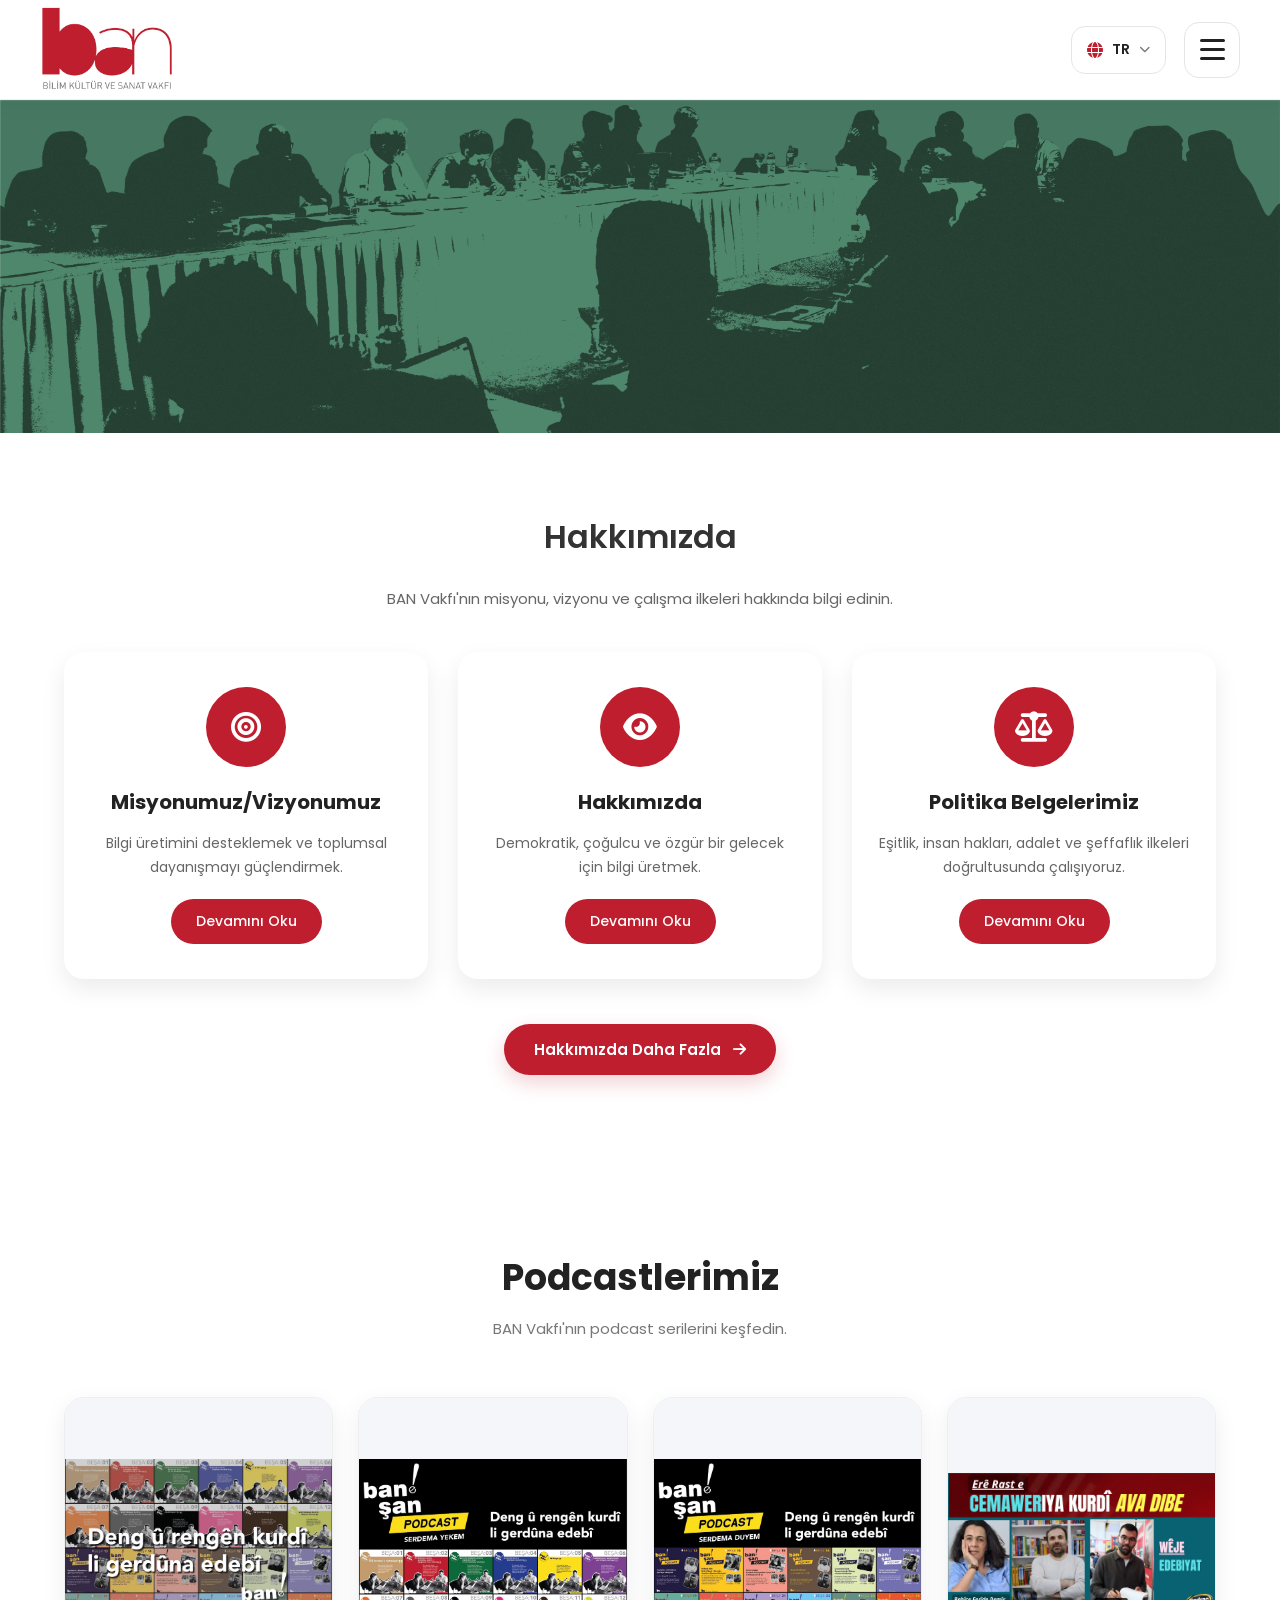
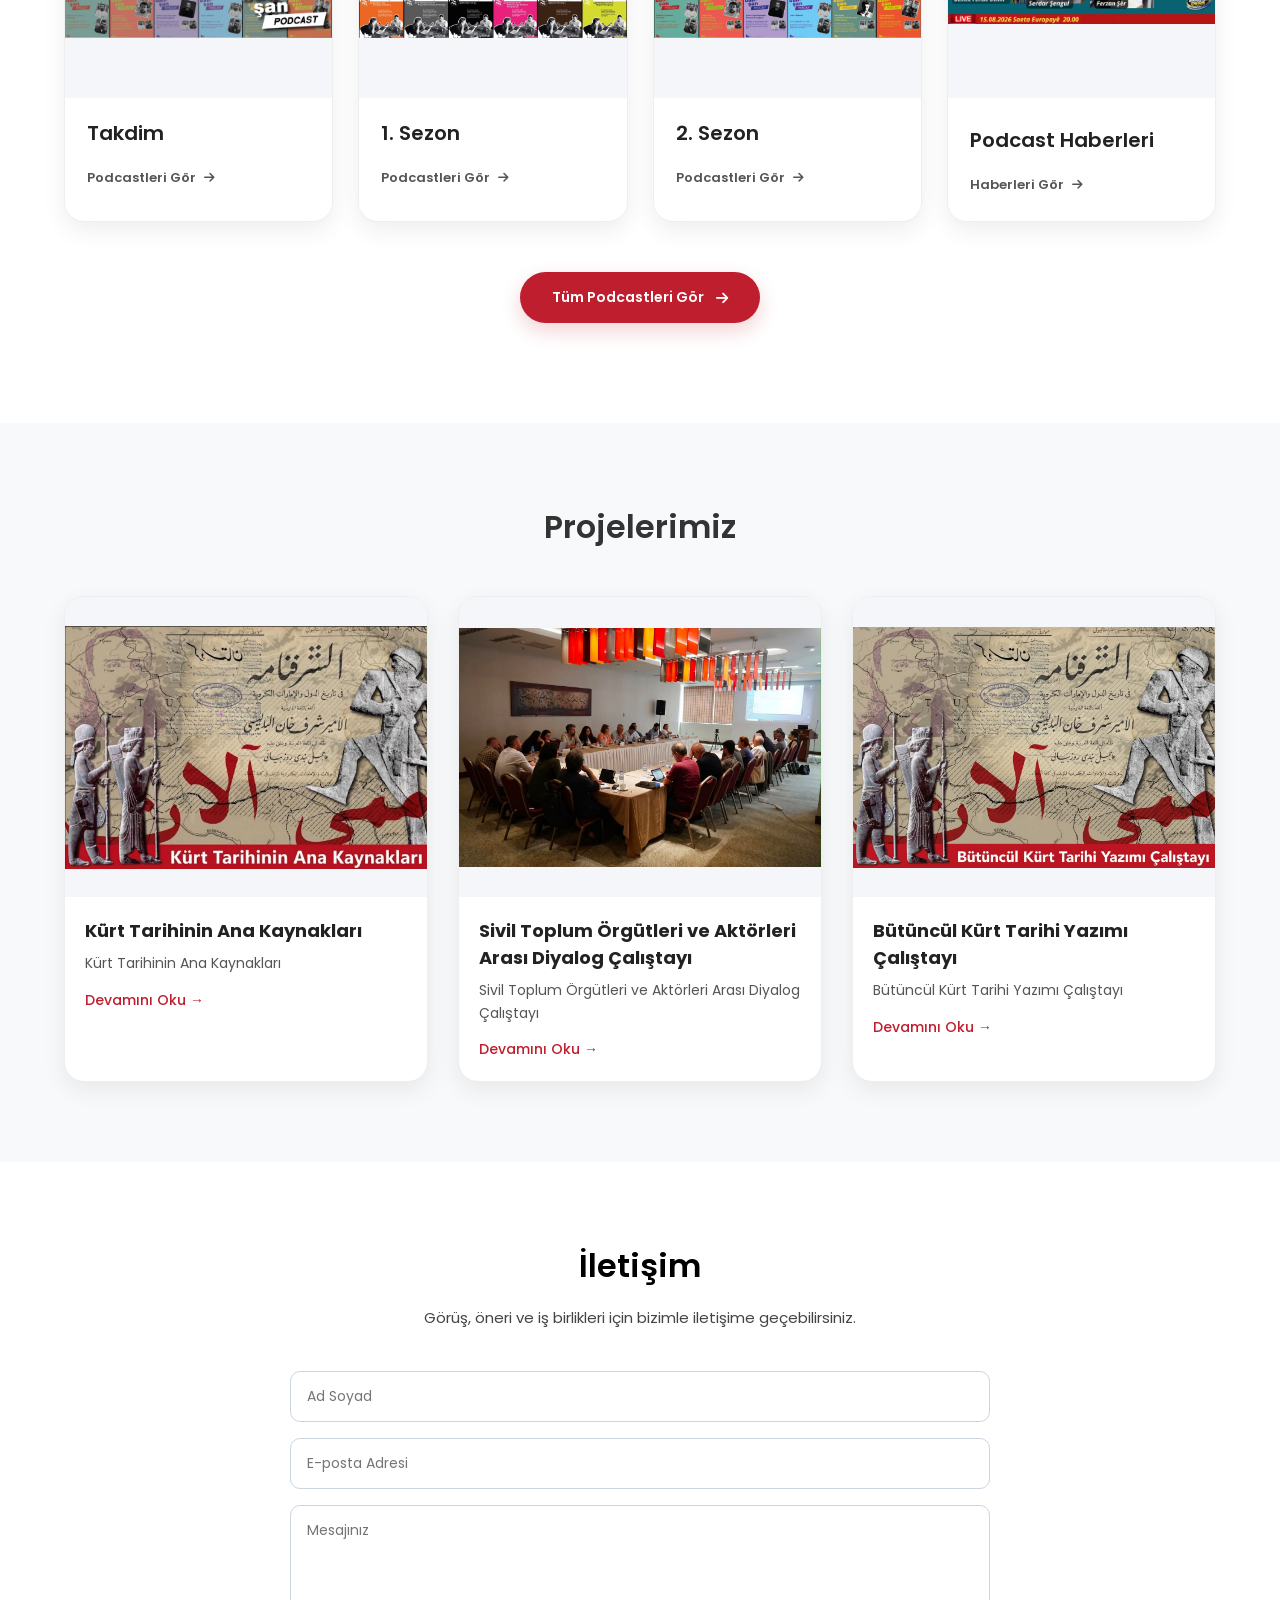
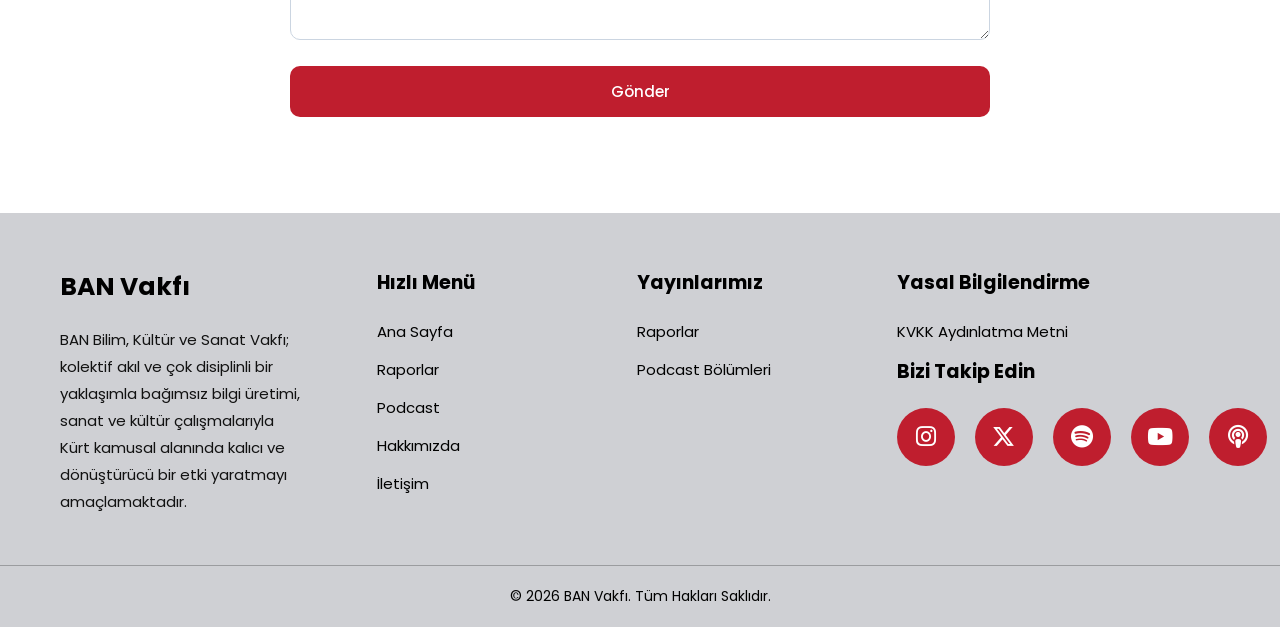
<file: index.html>
<!DOCTYPE html>
<html lang="tr">
<head>
  <meta charset="UTF-8" />
  <meta name="viewport" content="width=device-width, initial-scale=1.0" />
  <title>BAN Vakfı</title>
<link
    rel="icon"
    type="image/png"
    href="logo/ban_logo_tr.png"
>
  <link rel="stylesheet" href="style.css" />
  
  <link href="https://fonts.googleapis.com/css2?family=Poppins:wght@300;500;700&display=swap" rel="stylesheet">
  <link rel="stylesheet"
      href="https://cdnjs.cloudflare.com/ajax/libs/font-awesome/6.5.1/css/all.min.css">


</head>

<body>


<header class="navbar">

    <!-- LOGO -->
    <div class="logo">

        <a href="index.html">

            <img
                id="siteLogo"
                src="logo/ban_logo_tr.png"
                alt="BAN Vakfı Logo"
                data-lang-alt="logo_alt"
                class="logo-img"
            >

        </a>

    </div>


    <!-- SAĞ TARAF -->
    <div class="nav-right">


        <!-- DİL SEÇİMİ -->
        <div class="language-selector">

            <button
                type="button"
                class="language-button"
                id="languageButton"
                aria-label="Dil seçimi"
                data-lang-aria="language_selection"
            >

                <i class="fa-solid fa-globe"></i>

                <span id="currentLanguage">
                    TR
                </span>

                <i class="fa-solid fa-chevron-down language-arrow"></i>

            </button>


            <div
                class="language-dropdown"
                id="languageDropdown"
            >


                <!-- TÜRKÇE -->

                <button
                    type="button"
                    class="language-option active"
                    onclick="changeLang('tr')"
                    data-language="tr"
                >

                    <span>
                        TR
                    </span>

                    <small data-lang="language_turkish">
                        Türkçe
                    </small>

                </button>


                <!-- KÜRTÇE -->

                <button
                    type="button"
                    class="language-option"
                    onclick="changeLang('ku')"
                    data-language="ku"
                >

                    <span>
                        KU
                    </span>

                    <small data-lang="language_kurdish">
                        Kurdî
                    </small>

                </button>


                <!-- İNGİLİZCE -->

                <button
                    type="button"
                    class="language-option"
                    onclick="changeLang('en')"
                    data-language="en"
                >

                    <span>
                        EN
                    </span>

                    <small data-lang="language_english">
                        English
                    </small>

                </button>

            </div>

        </div>


        <!-- BURGER -->

        <button
            class="burger"
            id="burger"
            type="button"
            aria-label="Menüyü aç"
            data-lang-aria="menu_open"
        >

            <span></span>
            <span></span>
            <span></span>

        </button>

    </div>



    <!-- MENÜ -->

    <nav
        class="mobile-menu"
        id="mobileMenu"
    >


        <!-- MENÜ BAŞLIĞI -->

        <div class="menu-header">

            <span data-lang="menu_title">
                Menü
            </span>

            <span class="menu-line"></span>

        </div>



        <!-- ANA SAYFA -->

        <a
            href="index.html"
            class="menu-link"
        >

            <span class="menu-icon">

                <i class="fa-solid fa-house"></i>

            </span>

            <span
                class="menu-text"
                data-lang="menu_home"
            >
                BAN
            </span>

            <i class="fa-solid fa-arrow-right menu-arrow"></i>

        </a>



        <!-- HAKKIMIZDA -->

        <a
            href="#about"
            class="menu-link"
        >

            <span class="menu-icon">

                <i class="fa-solid fa-circle-info"></i>

            </span>

            <span
                class="menu-text"
                data-lang="menu_about"
            >
                Hakkımızda
            </span>

            <i class="fa-solid fa-arrow-right menu-arrow"></i>

        </a>



        <!-- PODCAST -->

        <a
            href="#podcast"
            class="menu-link"
        >

            <span class="menu-icon">

                <i class="fa-solid fa-microphone"></i>

            </span>

            <span
                class="menu-text"
                data-lang="menu_podcast"
            >
                Podcast
            </span>

            <i class="fa-solid fa-arrow-right menu-arrow"></i>

        </a>



        <!-- PROJELER -->

        <a
            href="#project"
            class="menu-link"
        >

            <span class="menu-icon">

                <i class="fa-solid fa-diagram-project"></i>

            </span>

            <span
                class="menu-text"
                data-lang="menu_projects"
            >
                Projeler
            </span>

            <i class="fa-solid fa-arrow-right menu-arrow"></i>

        </a>



        <!-- RAPORLAR -->

        <a
            href="rapor.html"
            class="menu-link"
        >

            <span class="menu-icon">

                <i class="fa-solid fa-file-lines"></i>

            </span>

            <span
                class="menu-text"
                data-lang="menu_reports"
            >
                Raporlar
            </span>

            <i class="fa-solid fa-arrow-right menu-arrow"></i>

        </a>



        <!-- İLETİŞİM -->

        <a
            href="#contact"
            class="menu-link"
        >

            <span class="menu-icon">

                <i class="fa-solid fa-envelope"></i>

            </span>

            <span
                class="menu-text"
                data-lang="menu_contact"
            >
                İletişim
            </span>

            <i class="fa-solid fa-arrow-right menu-arrow"></i>

        </a>



        <!-- MENÜ FOOTER -->

        <div class="menu-footer">

            <span data-lang="site_name">
                BAN Vakfı
            </span>

            <span data-lang="menu_copyright">
                © 2026
            </span>

        </div>


    </nav>

</header>




<section class="video-hero">

    <div class="slider">
        
        <img src="slider_image/02 kopya.webp" class="slide active">
        <img src="slider_image/03 kopya.webp" class="slide">
        <img src="slider_image/04 kopya.webp" class="slide">
        <img src="slider_image/05 kopya.webp" class="slide">
        <img src="slider_image/06 kopya.webp" class="slide">
        <img src="slider_image/07 kopya.webp" class="slide">
        <img src="slider_image/08 kopya.webp" class="slide">
    </div>

    <div class="video-overlay"></div>

 

</section>




<section class="about-section" id="about">

    <h2 data-lang="about_title">
        Hakkımızda
    </h2>


    <p
        class="about-intro"
        data-lang="about_intro"
    >
        BAN Vakfı'nın misyonu, vizyonu ve çalışma
        ilkeleri hakkında bilgi edinin.
    </p>


    <div class="about-grid">


        <!-- =====================================================
             MİSYON
             ===================================================== -->

        <div class="about-card">

            <div class="about-icon">
                <i class="fa-solid fa-bullseye"></i>
            </div>


            <h3 data-lang="mission_title">
                Misyonumuz/Vizyonumuz
            </h3>


            <p data-lang="mission_text">
                Bilgi üretimini desteklemek ve toplumsal
                dayanışmayı güçlendirmek.
            </p>


            <a
                href="hakkimizda.html#misyon"
                class="about-btn"
                data-lang="read_more"
            >
                Devamını Oku
            </a>

        </div>



        <!-- =====================================================
             VİZYON
             ===================================================== -->

        <div class="about-card">

            <div class="about-icon">
                <i class="fa-solid fa-eye"></i>
            </div>


            <h3 data-lang="vision_title">
                Hakkımızda
            </h3>


            <p data-lang="main_hakkimizda_text">
                Demokratik, çoğulcu ve özgür bir gelecek
                için bilgi üretmek.
            </p>


            <a
                href="hakkimizda.html#vizyon"
                class="about-btn"
                data-lang="read_more"
            >
                Devamını Oku
            </a>

        </div>



        <!-- =====================================================
             POLİTİKA
             ===================================================== -->

        <div class="about-card">

            <div class="about-icon">
                <i class="fa-solid fa-scale-balanced"></i>
            </div>


            <h3 data-lang="policy_title">
                Politika Belgelerimiz
            </h3>


            <p data-lang="policy_text">
                Eşitlik, insan hakları, adalet ve
                şeffaflık ilkeleri doğrultusunda çalışıyoruz.
            </p>


            <a
                href="hakkimizda.html#politikalar"
                class="about-btn"
                data-lang="read_more"
            >
                Devamını Oku
            </a>

        </div>

    </div>



    <!-- =====================================================
         TÜM HAKKIMIZDA
         ===================================================== -->

    <div class="about-more">

        <a
            href="hakkimizda.html"
            class="about-main-btn"
        >

            <span data-lang="about_all">
                Hakkımızda Daha Fazla
            </span>

            <i class="fa-solid fa-arrow-right"></i>

        </a>

    </div>

</section>



<!-- =====================================================
     PODCAST ALANI
     ===================================================== -->

<section class="podcast-section" id="podcast">

    <div class="podcast-container">


        <!-- =====================================================
             BAŞLIK
             ===================================================== -->

        <div class="podcast-heading">

            <h2 data-lang="podcast_title">
                Podcastlerimiz
            </h2>

            <p data-lang="podcast_description">
                BAN Vakfı'nın podcast serilerini keşfedin.
            </p>

        </div>



        <!-- =====================================================
             PODCAST KARTLARI
             ===================================================== -->

        <div class="podcast-grid">


            <!-- =================================================
                 TAKDİM
                 ================================================= -->

            <a
                href="podcast.html#takdim"
                class="podcast-card"
            >

                <div class="podcast-image">

                    <img
                        src="podcast_anasayfa/takdimpodcast.jpeg"
                        alt="BAN Vakfı Takdim Podcast"
                        data-lang-alt="podcast_present_alt"
                        loading="lazy"
                    >


                    <div class="podcast-overlay">

                        <div class="podcast-play">

                            <i class="fa-solid fa-play"></i>

                        </div>

                    </div>

                </div>


                <div class="podcast-content">

                    <h3 data-lang="podcast_present">
                        Takdim
                    </h3>


                    <span class="podcast-link">

                        <span data-lang="podcast_view">
                            Podcastleri Gör
                        </span>

                        <i class="fa-solid fa-arrow-right"></i>

                    </span>

                </div>

            </a>



            <!-- =================================================
                 1. SEZON
                 ================================================= -->

            <a
                href="podcast.html#seri1"
                class="podcast-card"
            >

                <div class="podcast-image">

                    <img
                        src="podcast_anasayfa/1seri.jpeg"
                        alt="BAN Vakfı 1. Seri Podcast"
                        data-lang-alt="podcast_season_1_alt"
                        loading="lazy"
                    >


                    <div class="podcast-overlay">

                        <div class="podcast-play">

                            <i class="fa-solid fa-play"></i>

                        </div>

                    </div>

                </div>


                <div class="podcast-content">

                    <h3 data-lang="podcast_season_1">
                        1. Sezon
                    </h3>


                    <span class="podcast-link">

                        <span data-lang="podcast_view">
                            Podcastleri Gör
                        </span>

                        <i class="fa-solid fa-arrow-right"></i>

                    </span>

                </div>

            </a>



            <!-- =================================================
                 2. SEZON
                 ================================================= -->

            <a
                href="podcast.html#seri2"
                class="podcast-card"
            >

                <div class="podcast-image">

                    <img
                        src="podcast_anasayfa/2seri.jpeg"
                        alt="BAN Vakfı 2. Seri Podcast"
                        data-lang-alt="podcast_season_2_alt"
                        loading="lazy"
                    >


                    <div class="podcast-overlay">

                        <div class="podcast-play">

                            <i class="fa-solid fa-play"></i>

                        </div>

                    </div>

                </div>


                <div class="podcast-content">

                    <h3 data-lang="podcast_season_2">
                        2. Sezon
                    </h3>


                    <span class="podcast-link">

                        <span data-lang="podcast_view">
                            Podcastleri Gör
                        </span>

                        <i class="fa-solid fa-arrow-right"></i>

                    </span>

                </div>

            </a>



            <!-- =================================================
                 PODCAST HABERLERİ
                 ================================================= -->

            <a
                href="podcast.html#seri3"
                class="podcast-card"
            >

                <div class="podcast-image">

                    <img
                        src="podcast_anasayfa/haber1.jpeg"
                        alt="BAN Vakfı Podcast Haberleri"
                        data-lang-alt="podcast_news_alt"
                        loading="lazy"
                    >


                    <div class="podcast-overlay">

                        <div class="podcast-play">

                            <i class="fa-solid fa-play"></i>

                        </div>

                    </div>

                </div>


                <div class="podcast-content">

                    <span class="podcast-number">
                    </span>


                    <h3 data-lang="podcast_news">
                        Podcast Haberleri
                    </h3>


                    <span class="podcast-link">

                        <span data-lang="podcast_news_view">
                            Haberleri Gör
                        </span>

                        <i class="fa-solid fa-arrow-right"></i>

                    </span>

                </div>

            </a>

        </div>



        <!-- =====================================================
             TÜM PODCASTLER
             ===================================================== -->

        <div class="podcast-more">

            <a
                href="podcast.html"
                class="podcast-more-btn"
            >

                <span data-lang="all_podcasts">
                    Tüm Podcastleri Gör
                </span>

                <i class="fa-solid fa-arrow-right"></i>

            </a>

        </div>

    </div>

</section>




<section class="project-section" id="project">

    <h2 data-lang="projects_title">
        Projelerimiz
    </h2>


    <div class="blog-grid">


        <!-- =====================================================
             PROJE 1
             ===================================================== -->

        <article class="podcast-card">


            <div class="podcast-image">

                <img
                    src="proje_image/1proje.jpeg"
                    alt="Kürt Tarihinin Ana Kaynakları"
                    data-lang-alt="project_1_alt"
                >

            </div>


            <div class="blog-content">


                <h3 data-lang="project_1_title">
                    Kürt Tarihinin Ana Kaynakları
                </h3>


                <p data-lang="project_1_description">
                    Kürt Tarihinin Ana Kaynakları
                </p>


                <a
                    href="proje.html?id=1"
                    data-lang="project_read_more"
                >
                    Devamını Oku →
                </a>

            </div>

        </article>



        <!-- =====================================================
             PROJE 2
             ===================================================== -->

        <article class="podcast-card">


            <div class="podcast-image">

                <img
                    src="proje_image/2proje.jpeg"
                    alt="Sivil Toplum Örgütleri ve Aktörleri Arası Diyalog Çalıştayı"
                    data-lang-alt="project_2_alt"
                >

            </div>


            <div class="blog-content">


                <h3 data-lang="project_2_title">
                    Sivil Toplum Örgütleri ve Aktörleri Arası
                    Diyalog Çalıştayı
                </h3>


                <p data-lang="project_2_description">
                    Sivil Toplum Örgütleri ve Aktörleri Arası
                    Diyalog Çalıştayı
                </p>


                <a
                    href="proje.html?id=2"
                    data-lang="project_read_more"
                >
                    Devamını Oku →
                </a>

            </div>

        </article>



        <!-- =====================================================
             PROJE 3
             ===================================================== -->

        <article class="podcast-card">


            <div class="podcast-image">

                <img
                    src="proje_image/3proje.jpeg"
                    alt="Bütüncül Kürt Tarihi Yazımı Çalıştayı"
                    data-lang-alt="project_3_alt"
                >

            </div>


            <div class="blog-content">


                <h3 data-lang="project_3_title">
                    Bütüncül Kürt Tarihi Yazımı Çalıştayı
                </h3>


                <p data-lang="project_3_description">
                    Bütüncül Kürt Tarihi Yazımı Çalıştayı
                </p>


                <a
                    href="proje.html?id=3"
                    data-lang="project_read_more"
                >
                    Devamını Oku →
                </a>

            </div>

        </article>

    </div>

</section>

<section class="contact-section" id="contact">

    <div class="contact-container">


        <!-- BAŞLIK -->

        <h2 data-lang="contact_title">
            İletişim
        </h2>


        <!-- AÇIKLAMA -->

        <p
            class="contact-desc"
            data-lang="contact_description"
        >
            Görüş, öneri ve iş birlikleri için bizimle
            iletişime geçebilirsiniz.
        </p>


        <!-- FORM -->

        <form
            class="contact-form"
            id="contactForm"
        >


            <!-- AD SOYAD -->

            <input
                type="text"
                id="nameInput"
                name="name"
                placeholder="Ad Soyad"
                data-lang-placeholder="name_placeholder"
                required
            >


            <!-- E-POSTA -->

            <input
                type="email"
                id="emailInput"
                name="email"
                placeholder="E-posta Adresi"
                data-lang-placeholder="email_placeholder"
                required
            >


            <!-- MESAJ -->

            <textarea
                id="messageInput"
                name="message"
                placeholder="Mesajınız"
                data-lang-placeholder="message_placeholder"
                rows="5"
                required
            ></textarea>


            <!-- GÖNDER -->

            <button
                type="submit"
                id="submitButton"
                data-lang="send_button"
            >
                Gönder
            </button>


            <!-- FORM DURUMU -->

            <p
                id="formStatus"
                data-lang="form_status"
            ></p>


        </form>

    </div>

</section>
<footer class="site-footer">

    <div class="footer-container">


        <!-- =====================================================
             1. KOLON : HAKKIMIZDA
             ===================================================== -->

        <div class="footer-col footer-about">

            <h3 data-lang="footer_brand">
                BAN Vakfı
            </h3>

            <p data-lang="footer_about_text">
                Bilgi üretimini, kültürel çeşitliliği ve
                nitelikli dijital yayıncılığı destekleyen
                bağımsız bir blog & podcast platformu.
            </p>

        </div>



        <!-- =====================================================
             2. KOLON : HIZLI MENÜ
             ===================================================== -->

        <div class="footer-col">

            <h4 data-lang="footer_menu_title">
                Hızlı Menü
            </h4>

            <ul>

                <li>
                    <a
                        href="index.html"
                        data-lang="footer_home"
                    >
                        Ana Sayfa
                    </a>
                </li>


                <li>
                    <a
                        href="rapor.html"
                        data-lang="footer_reports"
                    >
                        Raporlar
                    </a>
                </li>


                <li>
                    <a
                        href="index.html#podcast"
                        data-lang="footer_podcast"
                    >
                        Podcast
                    </a>
                </li>


                <li>
                    <a
                        href="index.html#about"
                        data-lang="footer_about"
                    >
                        Hakkımızda
                    </a>
                </li>


                <li>
                    <a
                        href="index.html#contact"
                        data-lang="footer_contact"
                    >
                        İletişim
                    </a>
                </li>

            </ul>

        </div>



        <!-- =====================================================
             3. KOLON : YAYINLAR
             ===================================================== -->

        <div class="footer-col">

            <h4 data-lang="footer_publications_title">
                Yayınlarımız
            </h4>

            <ul>

                <li>
                    <a
                        href="rapor.html"
                        data-lang="footer_reports"
                    >
                        Raporlar
                    </a>
                </li>


                <li>
                    <a
                        href="podcast.html"
                        data-lang="footer_podcast_episodes"
                    >
                        Podcast Bölümleri
                    </a>
                </li>

            </ul>

        </div>



        <!-- =====================================================
             4. KOLON : YASAL + SOSYAL
             ===================================================== -->

        <div class="footer-col">


            <!-- YASAL -->

            <h4 data-lang="footer_legal_title">
                Yasal Bilgilendirme
            </h4>


            <ul class="footer-legal">

                <li>

                    <a
                        href="ban dosylar/tr/BAN KVKK.pdf"
                        target="_blank"
                        rel="noopener noreferrer"
                        data-lang="footer_kvkk"
                    >
                        KVKK Aydınlatma Metni
                    </a>

                </li>



            </ul>



            <!-- SOSYAL MEDYA -->

            <h4
                class="footer-social-title"
                data-lang="footer_social_title"
            >
                Bizi Takip Edin
            </h4>


            <div class="footer-socials">


                <!-- INSTAGRAM -->

                <a
                    href="https://www.instagram.com/weqfa_ban/"
                    target="_blank"
                    rel="noopener noreferrer"
                    aria-label="Instagram"
                    data-lang-aria="social_instagram"
                >

                    <i class="fa-brands fa-instagram"></i>

                </a>



                <!-- X -->

                <a
                    href="https://x.com/banvakfi"
                    target="_blank"
                    rel="noopener noreferrer"
                    aria-label="X"
                    data-lang-aria="social_x"
                >

                    <i class="fa-brands fa-x-twitter"></i>

                </a>



                <!-- SPOTIFY -->

                <a
                    href="https://open.spotify.com/show/7p68ISUEB62W9hC2dD6zTM"
                    target="_blank"
                    rel="noopener noreferrer"
                    aria-label="Spotify"
                    data-lang-aria="social_spotify"
                >

                    <i class="fa-brands fa-spotify"></i>

                </a>



                <!-- YOUTUBE -->

                <a
                    href="https://www.youtube.com/@BanVakf%C4%B1"
                    target="_blank"
                    rel="noopener noreferrer"
                    aria-label="YouTube"
                    data-lang-aria="social_youtube"
                >

                    <i class="fa-brands fa-youtube"></i>

                </a>



                <!-- APPLE PODCASTS -->

                <a
                    href="https://podcasts.apple.com/tr/podcast/bane%C5%9Fan/id1896906237?l=tr"
                    target="_blank"
                    rel="noopener noreferrer"
                    aria-label="Apple Podcasts"
                    data-lang-aria="social_apple"
                >

                    <i class="fa-solid fa-podcast"></i>

                </a>

            </div>

        </div>

    </div>



    <!-- =====================================================
         FOOTER ALT BAR
         ===================================================== -->

    <div class="footer-bottom">

        <div class="footer-bottom-container">

            <p data-lang="footer_copyright">
                © 2026 BAN Vakfı. Tüm Hakları Saklıdır.
            </p>

        </div>

    </div>

</footer>

<!-- FONT AWESOME -->
<link rel="stylesheet" href="https://cdnjs.cloudflare.com/ajax/libs/font-awesome/6.5.1/css/all.min.css">


<script src="script.js"></script>
<script src="tr.js"></script>
<script src="ku.js"></script>
<script src="en.js"></script>
</body>
</html>
</file>
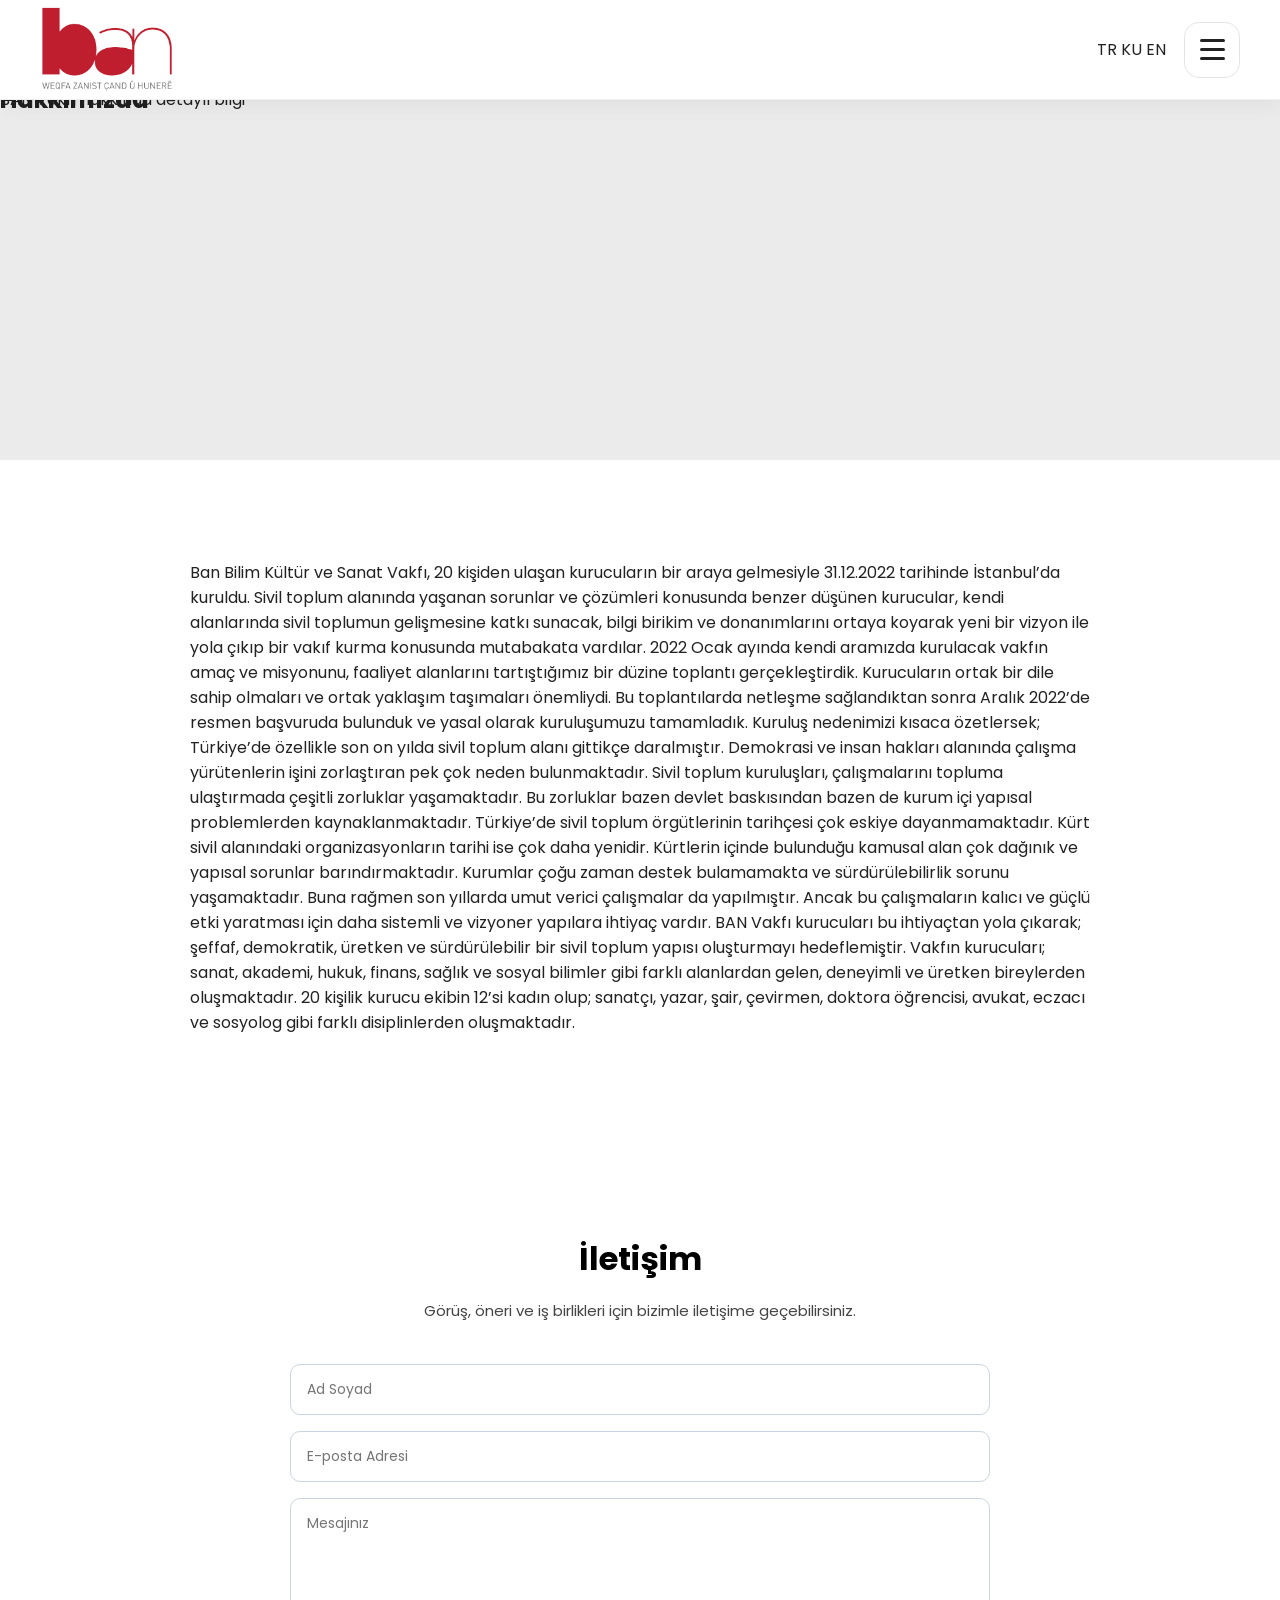
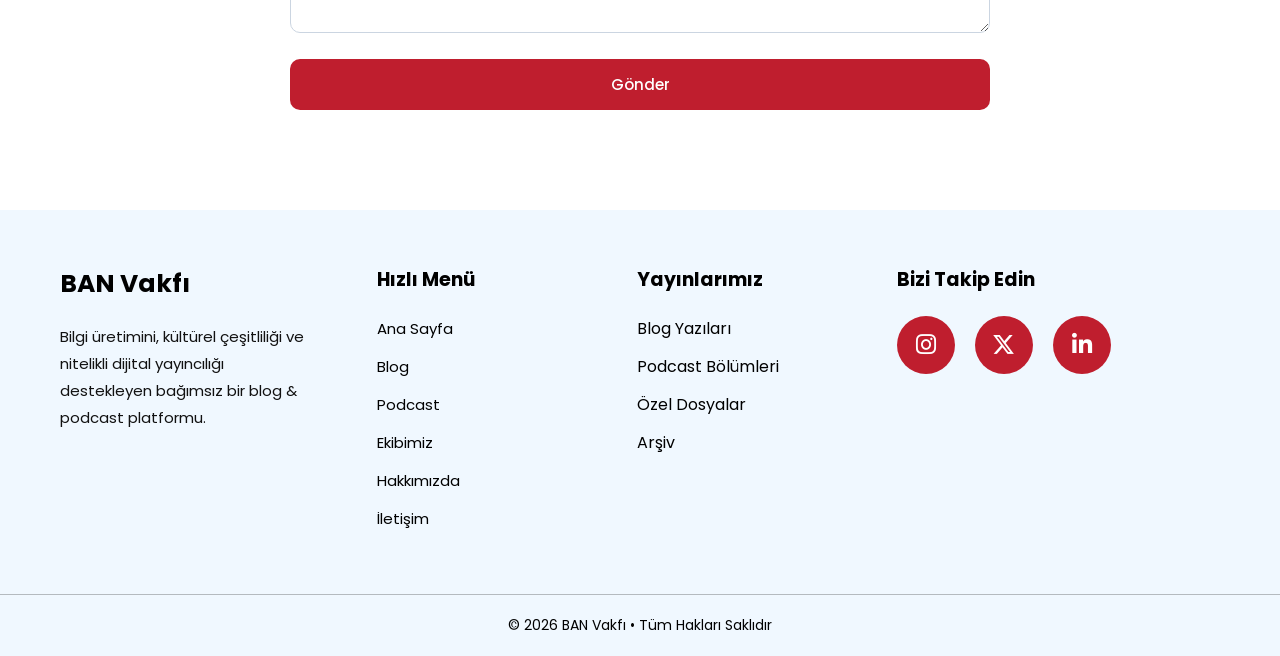
<file: about.html>
<!DOCTYPE html>
<html lang="tr">
<head>
  <meta charset="UTF-8" />
  <meta name="viewport" content="width=device-width, initial-scale=1.0" />
  <title>BAN Vakfı</title>

  <link rel="stylesheet" href="style.css" />
  <link href="https://fonts.googleapis.com/css2?family=Poppins:wght@300;500;700&display=swap" rel="stylesheet">
  <link rel="stylesheet"
      href="https://cdnjs.cloudflare.com/ajax/libs/font-awesome/6.5.1/css/all.min.css">

</head>

<body>

<header class="navbar">
  <div class="logo">
  <a href="index.html">
    <img src="ban_logo_kurdi-01.png" alt="BAN Vakfı Logo" class="logo-img">
  </a>
</div>

  <div class="nav-right">
    <!-- DİL SEÇİMİ -->
  <div class="languages">
  <span onclick="changeLang('tr')" class="lang-item">TR</span>
  <span onclick="changeLang('ku')" class="lang-item">KU</span>
  <span onclick="changeLang('en')" class="lang-item">EN</span>
  </div>

    <!-- BURGER -->
    <div class="burger" id="burger">
      <span></span>
      <span></span>
      <span></span>
    </div>
  </div>

  <!-- MENÜ -->
  <nav class="mobile-menu" id="mobileMenu">
  <a href="#home"><i class="fa-solid fa-house"></i> Ana Sayfa</a>
  <a href="#blog"><i class="fa-solid fa-pen-to-square"></i> Blog</a>
  <a href="#podcast"><i class="fa-solid fa-microphone"></i> Podcast</a>
  <a href="#members"><i class="fa-solid fa-users"></i> Üyeler</a>
  <a href="#project"><i class="fa-solid fa-diagram-project"></i> Projeler</a>
  <a href="#about"><i class="fa-solid fa-circle-info"></i> Hakkımızda</a>
  <a href="#contact"><i class="fa-solid fa-envelope"></i> İletişim</a>
</nav>

</header>

<!-- HERO -->
<section class="video-hero" style="height:40vh;">
  <div class="video-overlay"></div>
  <div class="video-content">
    <h1>Hakkımızda</h1>
    <p>BAN Vakfı hakkında detaylı bilgi</p>
  </div>
</section>

<!-- TAM METİN -->
<section class="podcast-section">
  <div class="about-simple-container" style="max-width:900px; margin:auto; text-align:left;">

    <p>
Ban Bilim Kültür ve Sanat Vakfı, 20 kişiden ulaşan kurucuların bir araya gelmesiyle 31.12.2022 tarihinde İstanbul’da kuruldu. Sivil toplum alanında yaşanan sorunlar ve çözümleri konusunda benzer düşünen kurucular, kendi alanlarında sivil toplumun gelişmesine katkı sunacak, bilgi birikim ve donanımlarını ortaya koyarak yeni bir vizyon ile yola çıkıp bir vakıf kurma konusunda mutabakata vardılar.

2022 Ocak ayında kendi aramızda kurulacak vakfın amaç ve misyonunu, faaliyet alanlarını tartıştığımız bir düzine toplantı gerçekleştirdik. Kurucuların ortak bir dile sahip olmaları ve ortak yaklaşım taşımaları önemliydi. Bu toplantılarda netleşme sağlandıktan sonra Aralık 2022’de resmen başvuruda bulunduk ve yasal olarak kuruluşumuzu tamamladık.

Kuruluş nedenimizi kısaca özetlersek; Türkiye’de özellikle son on yılda sivil toplum alanı gittikçe daralmıştır. Demokrasi ve insan hakları alanında çalışma yürütenlerin işini zorlaştıran pek çok neden bulunmaktadır.

Sivil toplum kuruluşları, çalışmalarını topluma ulaştırmada çeşitli zorluklar yaşamaktadır. Bu zorluklar bazen devlet baskısından bazen de kurum içi yapısal problemlerden kaynaklanmaktadır.

Türkiye’de sivil toplum örgütlerinin tarihçesi çok eskiye dayanmamaktadır. Kürt sivil alanındaki organizasyonların tarihi ise çok daha yenidir.

Kürtlerin içinde bulunduğu kamusal alan çok dağınık ve yapısal sorunlar barındırmaktadır. Kurumlar çoğu zaman destek bulamamakta ve sürdürülebilirlik sorunu yaşamaktadır.

Buna rağmen son yıllarda umut verici çalışmalar da yapılmıştır. Ancak bu çalışmaların kalıcı ve güçlü etki yaratması için daha sistemli ve vizyoner yapılara ihtiyaç vardır.

BAN Vakfı kurucuları bu ihtiyaçtan yola çıkarak; şeffaf, demokratik, üretken ve sürdürülebilir bir sivil toplum yapısı oluşturmayı hedeflemiştir.

Vakfın kurucuları; sanat, akademi, hukuk, finans, sağlık ve sosyal bilimler gibi farklı alanlardan gelen, deneyimli ve üretken bireylerden oluşmaktadır.

20 kişilik kurucu ekibin 12’si kadın olup; sanatçı, yazar, şair, çevirmen, doktora öğrencisi, avukat, eczacı ve sosyolog gibi farklı disiplinlerden oluşmaktadır.
    </p>

  </div>
</section>
<section class="podcast-section" id="contact">
  <div class="contact-container">
    <h2>İletişim</h2>
    <p class="contact-desc">
      Görüş, öneri ve iş birlikleri için bizimle iletişime geçebilirsiniz.
    </p>

    <form class="contact-form">
      <input type="text" placeholder="Ad Soyad" required>
      <input type="email" placeholder="E-posta Adresi" required>
      <textarea placeholder="Mesajınız" rows="5" required></textarea>
      <button type="submit">Gönder</button>
    </form>
  </div>
</section>

<footer class="site-footer" style="background-color: aliceblue;">
  <div class="footer-container" >

    <!-- LOGO & KISA AÇIKLAMA -->
    <div class="footer-col footer-about">
      <h3 style="color: black;">BAN Vakfı</h3>
      <p>
        Bilgi üretimini, kültürel çeşitliliği ve
        nitelikli dijital yayıncılığı destekleyen
        bağımsız bir blog & podcast platformu.
      </p>
    </div>

    <!-- HIZLI MENÜ -->
    <div class="footer-col">
      <h4 style="color: black;">Hızlı Menü</h4>
      <ul>
        <li ><a href="#home" style="color: black;">Ana Sayfa</a></li>
        <li><a href="#blog" style="color: black;">Blog</a></li>
        <li><a href="#podcast"style="color: black;">Podcast</a></li>
        <li><a href="#team" style="color: black;">Ekibimiz</a></li>
        <li><a href="#about" style="color: black;">Hakkımızda</a></li>
        <li><a href="#contact" style="color: black;">İletişim</a></li>
      </ul>
    </div>

    <!-- YAYINLAR -->
    <div class="footer-col">
      <h4 style="color: black;">Yayınlarımız</h4>
      <ul>
        <li style="color: black;">Blog Yazıları</li>
        <li style="color: black;">Podcast Bölümleri</li>
        <li style="color: black;">Özel Dosyalar</li>
        <li style="color: black;">Arşiv</li>
      </ul>
    </div>

    <!-- SOSYAL MEDYA -->
    <div class="footer-col">
      <h4 style="color: black;" >Bizi Takip Edin</h4>
      <div class="footer-socials">
        <a href="https://instagram.com" target="_blank" aria-label="Instagram">
          <i class="fa-brands fa-instagram"></i>
        </a>
        <a href="https://x.com" target="_blank" aria-label="X">
          <i class="fa-brands fa-x-twitter"></i>
        </a>
        <a href="https://linkedin.com" target="_blank" aria-label="LinkedIn">
          <i class="fa-brands fa-linkedin-in"></i>
        </a>
      </div>
    </div>

 



  </div>

  <!-- ALT BAR -->
  <div class="footer-bottom">
    <p>© 2026 BAN Vakfı • Tüm Hakları Saklıdır</p>
  </div>
</footer>

<!-- FONT AWESOME -->
<link rel="stylesheet" href="https://cdnjs.cloudflare.com/ajax/libs/font-awesome/6.5.1/css/all.min.css">


<script src="script.js"></script>
</body>
</html>
</file>
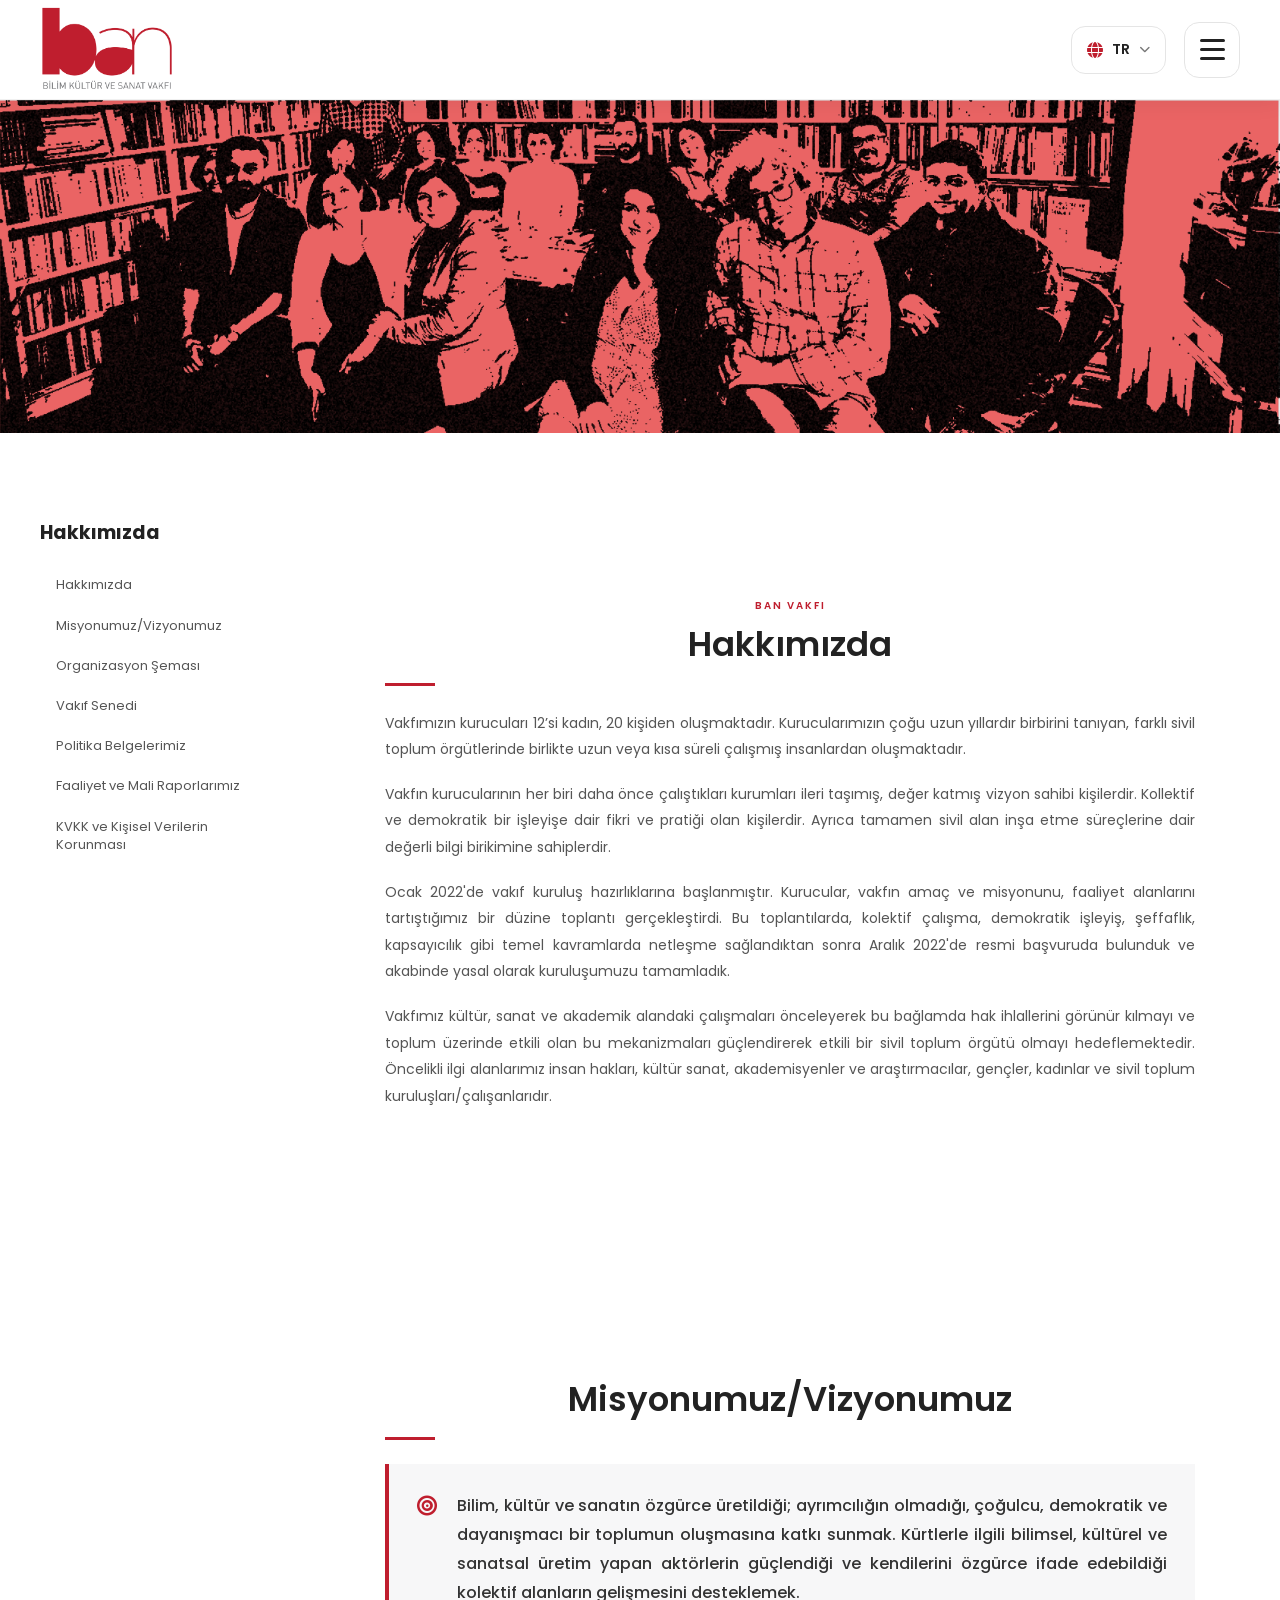
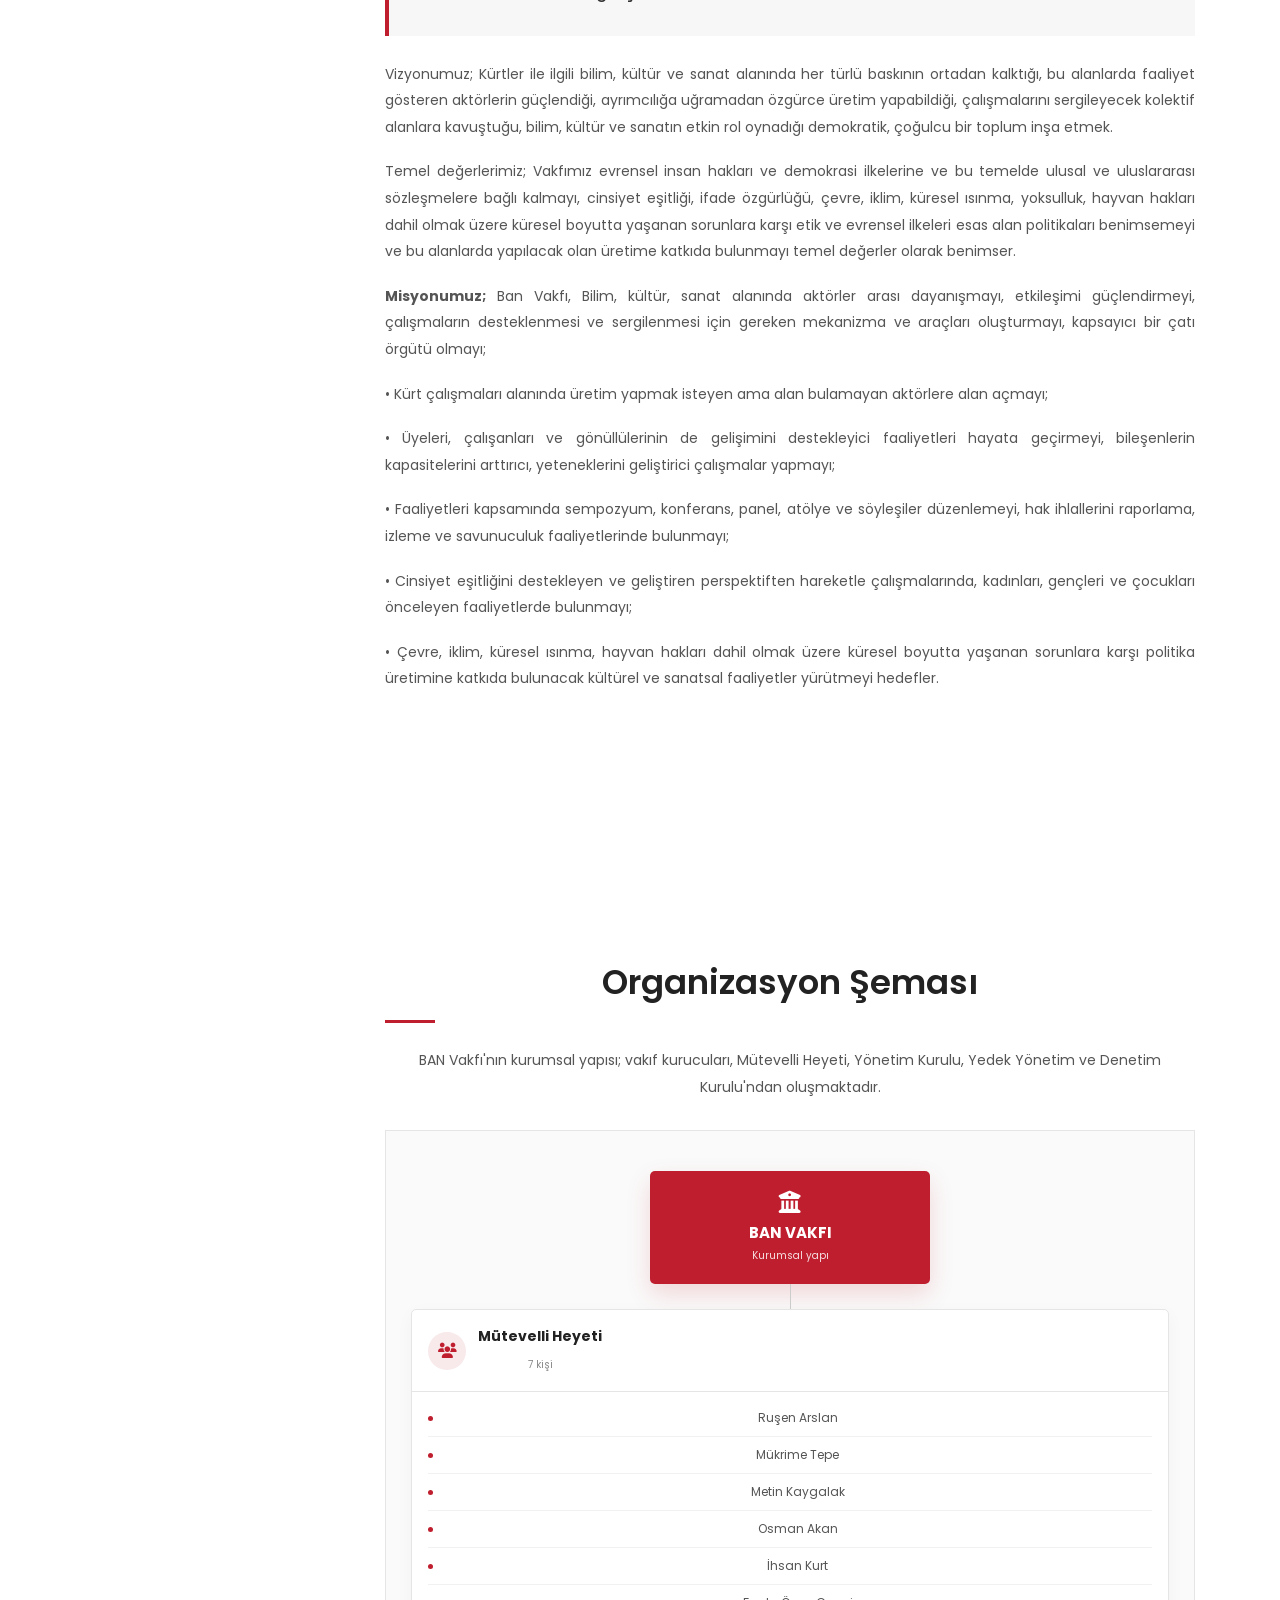
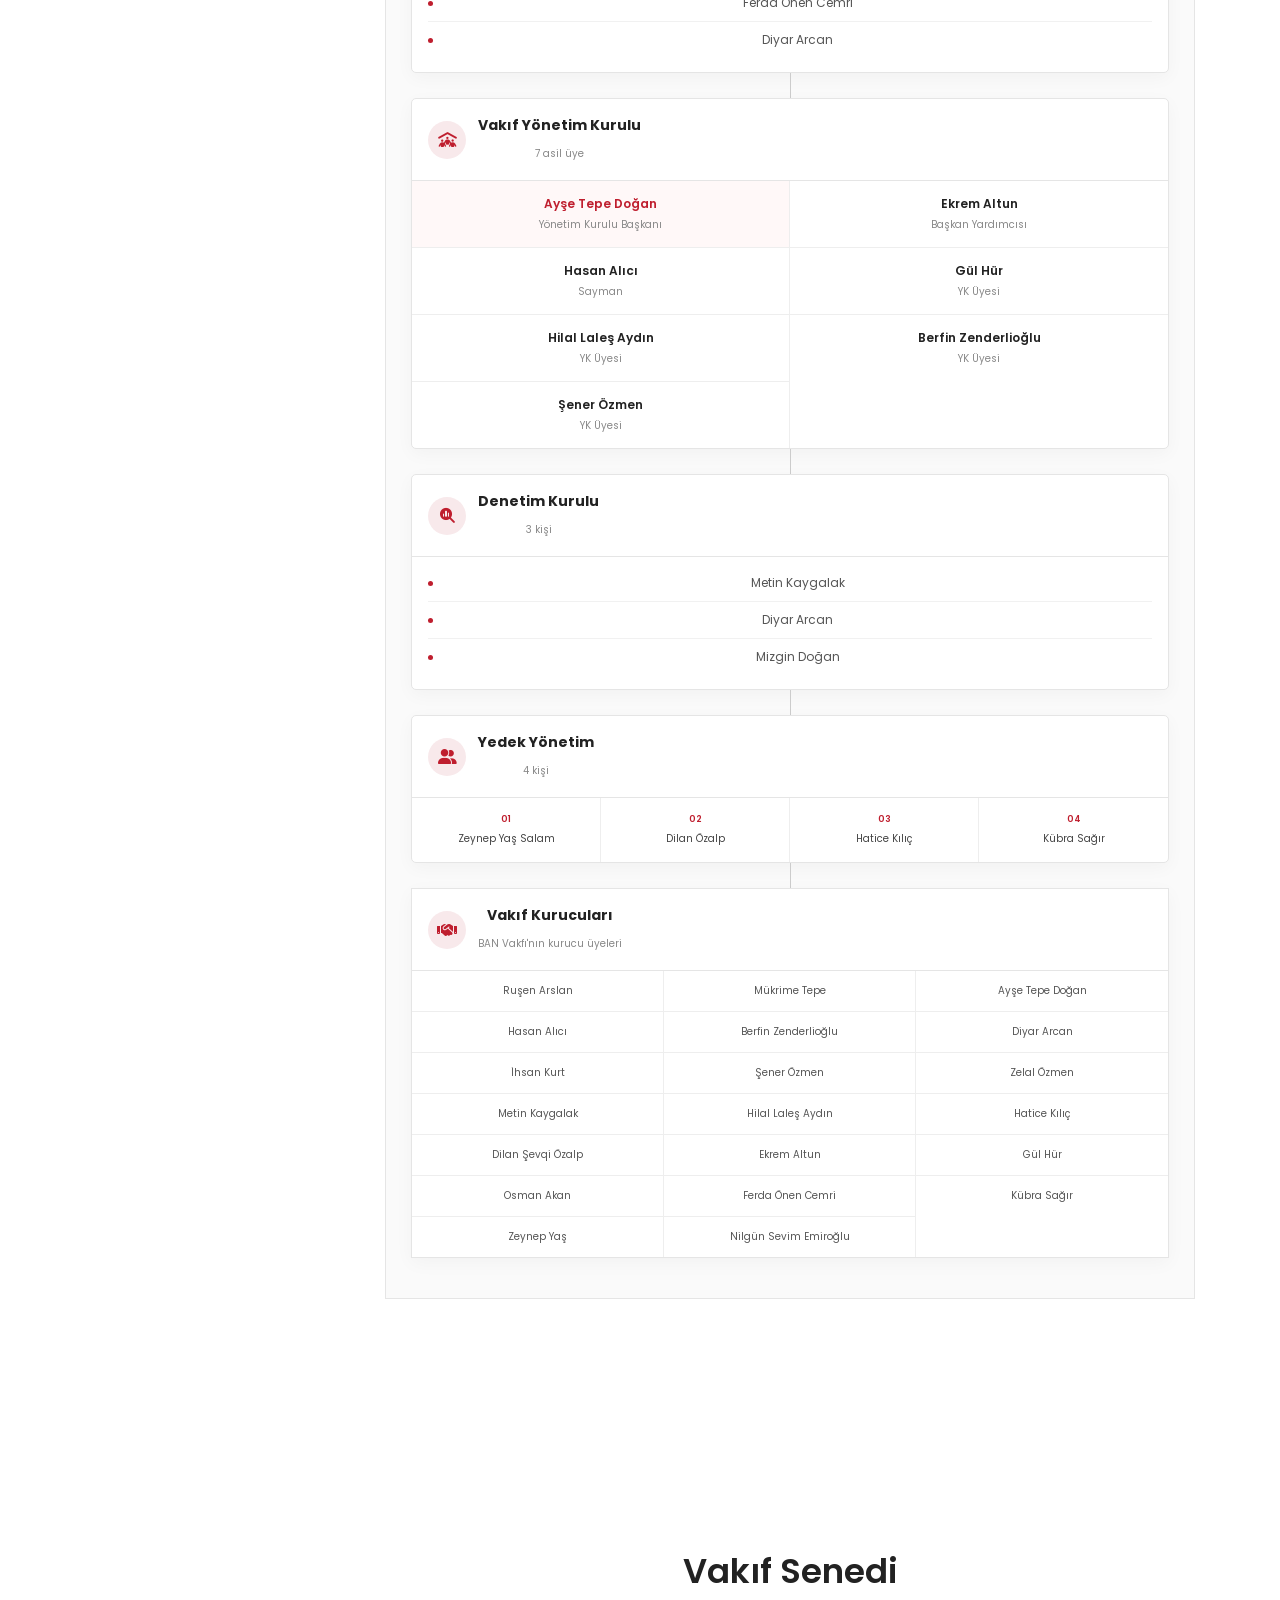
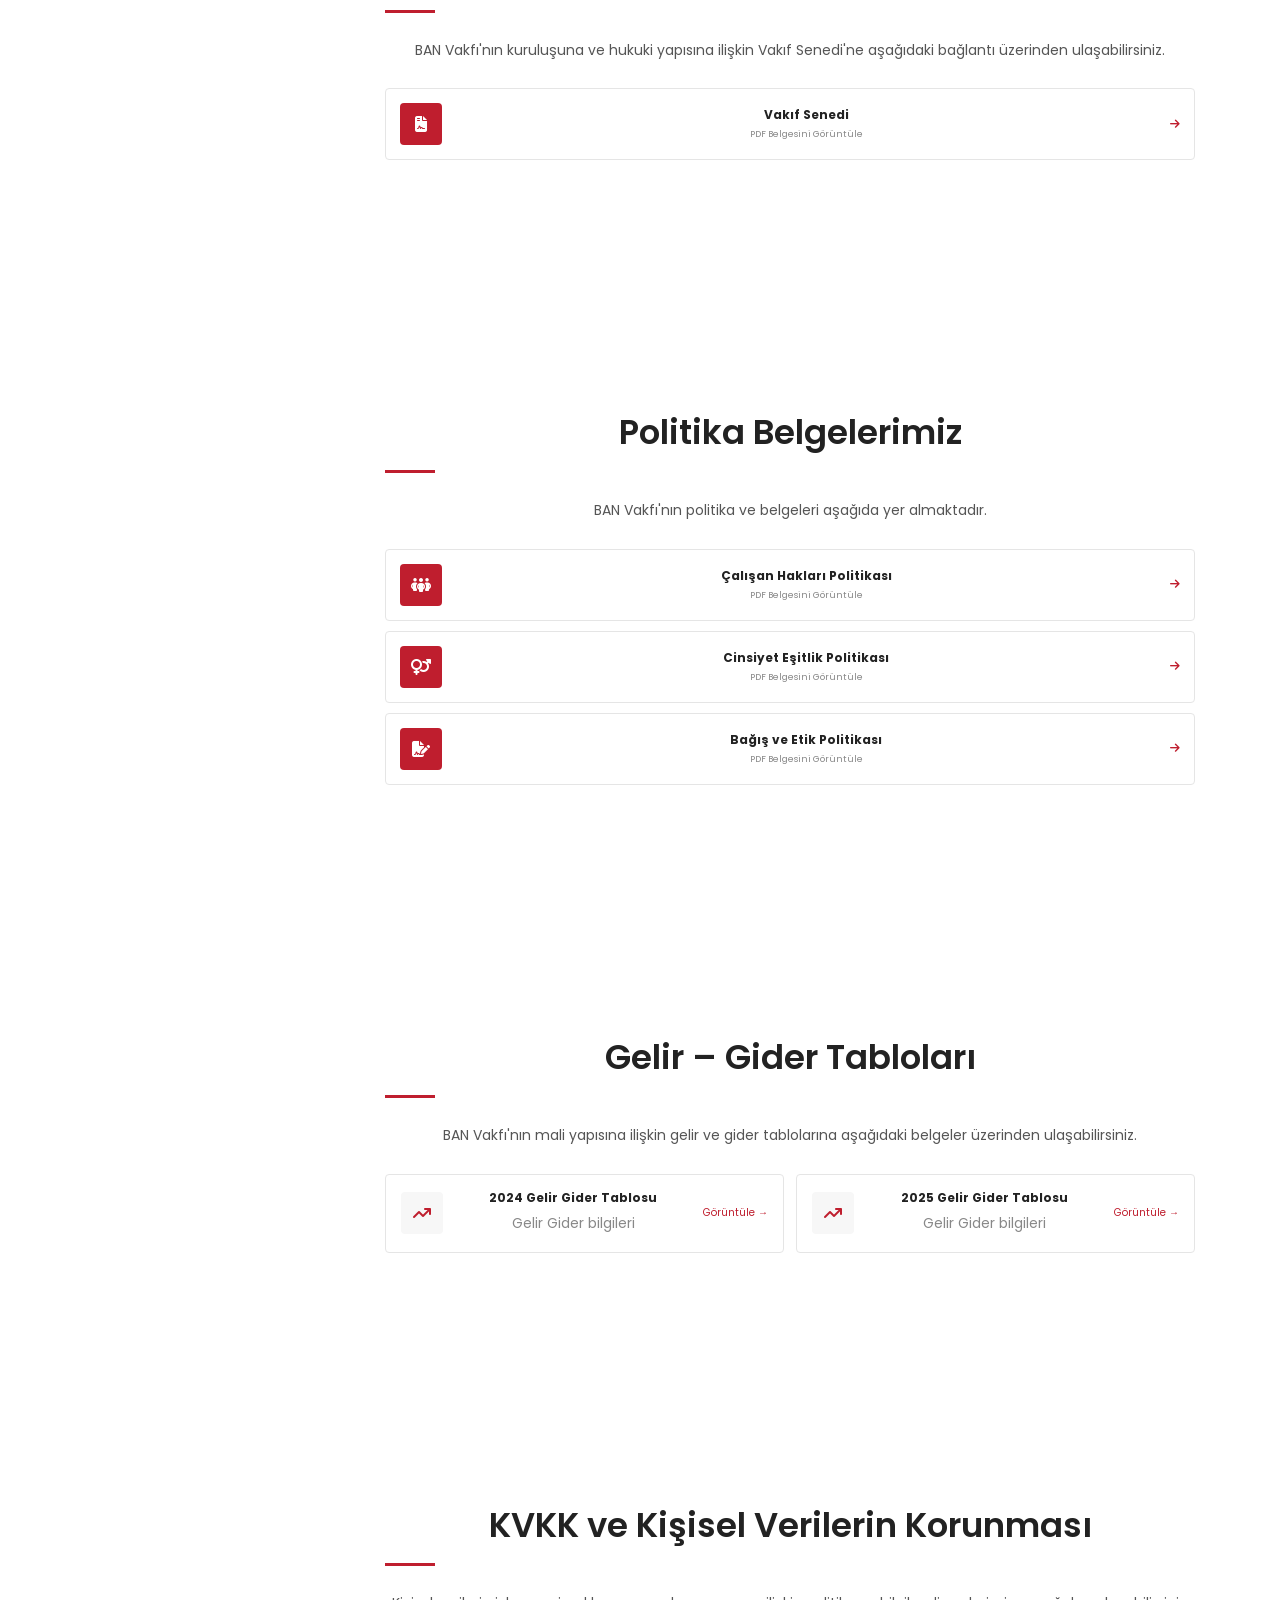
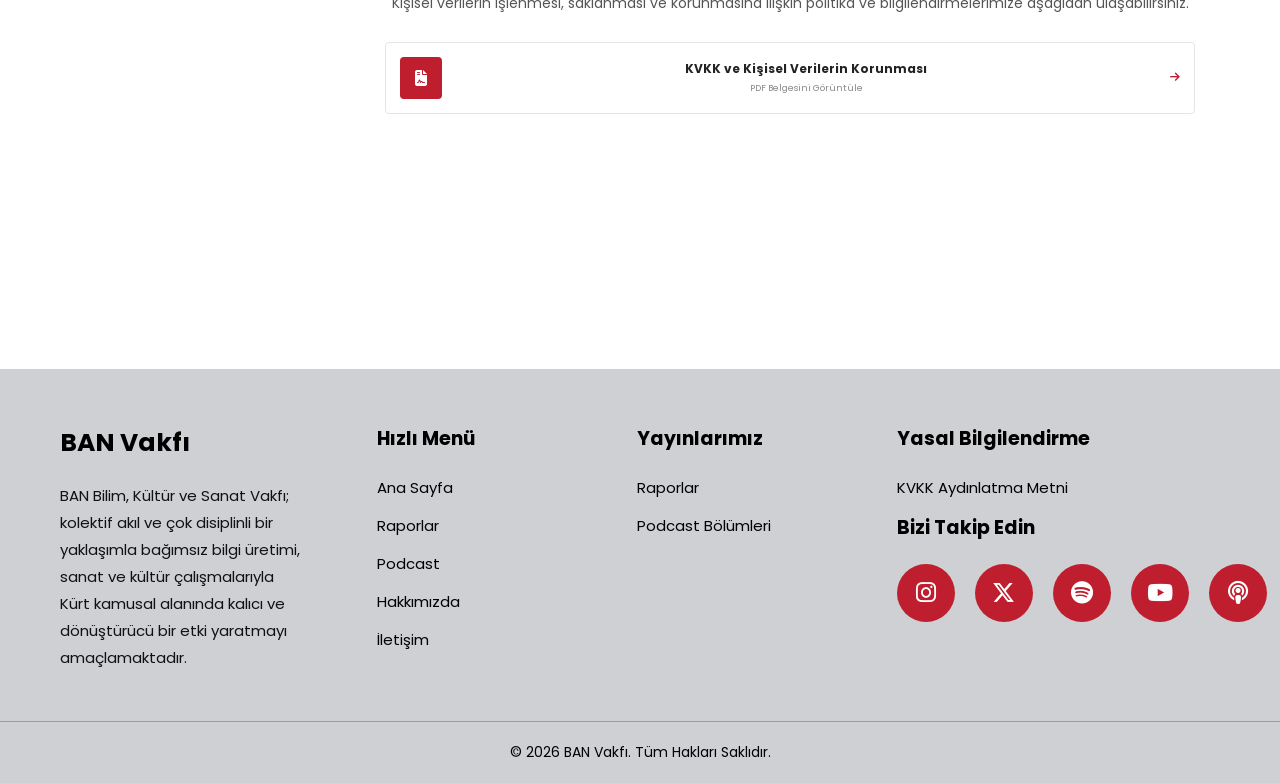
<file: hakkimizda.html>
<!DOCTYPE html>
<html lang="tr">

<head>

    <meta charset="UTF-8">

    <meta
        name="viewport"
        content="width=device-width, initial-scale=1.0"
    >
 <link
    rel="icon"
    type="image/png"
    href="logo/ban_logo_tr.png"
>
    <title>BAN Vakfı | Hakkımızda</title>

    <!-- Ana CSS -->
    <link rel="stylesheet" href="style.css">

    <!-- Google Font -->
    <link
        href="https://fonts.googleapis.com/css2?family=Poppins:wght@300;400;500;600;700&display=swap"
        rel="stylesheet"
    >

    <!-- Font Awesome -->
    <link
        rel="stylesheet"
        href="https://cdnjs.cloudflare.com/ajax/libs/font-awesome/6.5.1/css/all.min.css"
    >

<style>

/* =========================================================
   BAN VAKFI - HAKKIMIZDA
   RESPONSIVE / MOBILE FIRST
   ========================================================= */

:root {
    --ban-red: #bf1e2e;
    --ban-dark: #222222;
    --ban-text: #555555;
    --ban-light: #f7f7f8;
    --ban-border: #e5e5e5;
}

/* =========================================================
   RESET
   ========================================================= */

*,
*::before,
*::after {
    box-sizing: border-box;
}

html {
    scroll-behavior: smooth;
    overflow-x: hidden;
}

body {
    margin: 0;
    padding: 0;
    width: 100%;
    overflow-x: hidden;
    font-family: "Poppins", sans-serif;
    color: var(--ban-text);
    background: #fff;
}

img {
    max-width: 100%;
}

a {
    -webkit-tap-highlight-color: transparent;
}

/* =========================================================
   ANA İÇERİK
   ========================================================= */

.about-container {
    width: 100%;
    padding: 50px 15px;
    background: #fff;
}

.about-layout {
    width: 100%;
    max-width: 1200px;
    margin: 0 auto;

    display: flex;
    flex-direction: column;
    gap: 35px;
}

/* =========================================================
   SOL MENÜ
   ========================================================= */

.about-sidebar {
    position: relative;
    width: 100%;
}

.about-sidebar h3 {
    margin: 0 0 15px;
    color: var(--ban-dark);
    font-size: 18px;
}

.about-nav {
    width: 100%;

    display: flex;
    overflow-x: auto;

    gap: 6px;
    padding-bottom: 8px;

    scrollbar-width: thin;
}

.about-nav-link {
    flex: 0 0 auto;

    display: block;

    padding: 10px 13px;

    border: 1px solid var(--ban-border);
    border-radius: 4px;

    color: #555;
    background: #fff;

    text-decoration: none;
    font-size: 11px;
    line-height: 1.4;

    white-space: nowrap;

    transition: .2s ease;
}

.about-nav-link:hover,
.about-nav-link.active {
    color: var(--ban-red);
    border-color: var(--ban-red);
    background: #fff8f8;
}

/* =========================================================
   İÇERİK
   ========================================================= */

.about-content {
    width: 100%;
    min-width: 0;
}

.about-section {
    width: 100%;
    margin-bottom: 70px;
    scroll-margin-top: 25px;
}

.section-label {
    display: block;

    margin-bottom: 8px;

    color: var(--ban-red);

    font-size: 10px;
    font-weight: 600;
    letter-spacing: 2px;
}

.about-section h2 {
    margin: 0;

    color: var(--ban-dark);

    font-size: clamp(25px, 7vw, 34px);
    line-height: 1.3;
}

.red-line {
    width: 50px;
    height: 3px;

    margin: 16px 0 24px;

    background: var(--ban-red);
}

.about-section p {
    width: 100%;
    max-width: 900px;

    margin: 0 0 18px;

    color: var(--ban-text);

    font-size: 13px;
    line-height: 1.9;

    overflow-wrap: break-word;
}

#hakkimizda p,
#misyon p {
    text-align: justify;
    text-align-last: left;
}

/* =========================================================
   QUOTE / MİSYON
   ========================================================= */

.quote-box {
    width: 100%;

    display: flex;
    align-items: flex-start;

    gap: 14px;

    margin: 20px 0 25px;
    padding: 20px;

    background: var(--ban-light);

    border-left: 4px solid var(--ban-red);
}

.quote-box i {
    flex: 0 0 auto;

    margin-top: 4px;

    color: var(--ban-red);
    font-size: 20px;
}

.quote-box p {
    margin: 0;

    color: #333;

    font-size: 13px;
    line-height: 1.8;
    font-weight: 500;
}

/* =========================================================
   ORGANİZASYON
   ========================================================= */

.organization-wrapper {
    width: 100%;

    margin-top: 30px;
    padding: 20px 12px;

    background: #fafafa;

    border: 1px solid var(--ban-border);

    overflow: hidden;
}

.real-org-chart {
    width: 100%;

    display: flex;
    flex-direction: column;

    align-items: stretch;
}

/* =========================================================
   ANA VAKIF
   ========================================================= */

.org-main-box {
    width: 100%;
    max-width: 280px;

    margin: 0 auto;
    padding: 20px 15px;

    background: var(--ban-red);
    color: #fff;

    text-align: center;

    border-radius: 5px;

    box-shadow: 0 10px 25px rgba(191,30,46,.16);
}

.org-main-box i {
    display: block;

    margin-bottom: 8px;

    font-size: 22px;
}

.org-main-box strong {
    display: block;

    font-size: 15px;
}

.org-main-box span {
    display: block;

    margin-top: 4px;

    font-size: 10px;

    opacity: .85;
}

.org-main-line {
    width: 1px;
    height: 25px;

    margin: 0 auto;

    background: #ccc;
}

/* =========================================================
   ÜST ORGANLAR
   ========================================================= */

.org-top-grid {
    width: 100%;

    display: grid;

    grid-template-columns: 1fr;

    gap: 15px;
}

/* =========================================================
   ORGANİZASYON KART
   ========================================================= */

.org-card {
    width: 100%;

    background: #fff;

    border: 1px solid var(--ban-border);
    border-radius: 5px;

    overflow: hidden;

    box-shadow: 0 5px 18px rgba(0,0,0,.035);
}

.org-card-header {
    width: 100%;

    display: flex;
    align-items: center;

    gap: 12px;

    padding: 16px;

    border-bottom: 1px solid var(--ban-border);
}

.org-card-header > i {
    width: 38px;
    height: 38px;

    flex: 0 0 38px;

    display: flex;
    align-items: center;
    justify-content: center;

    background: #f8e9eb;
    color: var(--ban-red);

    border-radius: 50%;

    font-size: 15px;
}

.org-card-header h3 {
    margin: 0 0 3px;

    color: #222;

    font-size: 14px;
}

.org-card-header span {
    color: #888;
    font-size: 10px;
}

/* =========================================================
   LİSTE
   ========================================================= */

.org-card ul {
    margin: 0;

    padding: 8px 16px 14px;

    list-style: none;
}

.org-card ul li {
    position: relative;

    padding: 9px 0 9px 15px;

    color: #555;

    font-size: 12px;

    border-bottom: 1px solid #f1f1f1;
}

.org-card ul li:last-child {
    border-bottom: none;
}

.org-card ul li::before {
    content: "";

    position: absolute;

    left: 0;
    top: 16px;

    width: 5px;
    height: 5px;

    background: var(--ban-red);

    border-radius: 50%;
}

.org-connector {
    width: 1px;
    height: 25px;

    margin: 0 auto;

    background: #ccc;
}

/* =========================================================
   YÖNETİM KURULU
   ========================================================= */

.management-card {
    width: 100%;
}

.management-list {
    display: grid;
    grid-template-columns: 1fr;
}

.management-person {
    width: 100%;

    padding: 14px 16px;

    border-bottom: 1px solid #eee;
}

.management-person:last-child {
    border-bottom: none;
}

.person-name {
    display: block;

    color: #222;

    font-size: 12px;
    font-weight: 600;
}

.person-role {
    display: block;

    margin-top: 4px;

    color: #888;

    font-size: 10px;
}

.management-person.president {
    background: #fff8f8;
}

.management-person.president .person-name {
    color: var(--ban-red);
}

/* =========================================================
   YEDEK YÖNETİM
   ========================================================= */

.reserve-card {
    width: 100%;
}

.reserve-list {
    display: grid;

    grid-template-columns: 1fr 1fr;
}

.reserve-list div {
    padding: 15px 8px;

    color: #444;

    font-size: 10px;

    text-align: center;

    border-right: 1px solid #eee;
    border-bottom: 1px solid #eee;
}

.reserve-list div:nth-child(even) {
    border-right: none;
}

.reserve-list div:nth-last-child(-n+2) {
    border-bottom: none;
}

.reserve-list span {
    display: block;

    margin-bottom: 5px;

    color: var(--ban-red);

    font-size: 9px;
    font-weight: 600;
}

/* =========================================================
   KURUCU ÜYELER
   ========================================================= */

.founders-section {
    width: 100%;

    background: #fff;

    border: 1px solid var(--ban-border);

    box-shadow: 0 5px 18px rgba(0,0,0,.035);
}

.founders-title {
    display: flex;
    align-items: center;

    gap: 12px;

    padding: 16px;

    border-bottom: 1px solid var(--ban-border);
}

.founders-title > i {
    width: 38px;
    height: 38px;

    flex: 0 0 38px;

    display: flex;
    align-items: center;
    justify-content: center;

    background: #f8e9eb;
    color: var(--ban-red);

    border-radius: 50%;
}

.founders-title h3 {
    margin: 0 0 3px;

    color: #222;

    font-size: 14px;
}

.founders-title span {
    color: #888;

    font-size: 10px;
}

.founders-grid {
    display: grid;

    grid-template-columns: 1fr 1fr;
}

.founders-grid div {
    min-width: 0;

    padding: 12px 9px;

    color: #555;

    font-size: 10px;

    text-align: center;

    border-right: 1px solid #eee;
    border-bottom: 1px solid #eee;

    overflow-wrap: break-word;
}

.founders-grid div:nth-child(even) {
    border-right: none;
}

.founders-grid div:nth-last-child(-n+2) {
    border-bottom: none;
}

/* =========================================================
   BELGE KARTLARI
   ========================================================= */

.document-list {
    width: 100%;

    display: flex;
    flex-direction: column;

    gap: 10px;

    margin-top: 25px;
}

.document-card {
    width: 100%;
    min-width: 0;

    display: flex;
    align-items: center;

    gap: 12px;

    padding: 14px;

    border: 1px solid var(--ban-border);

    background: #fff;
    color: var(--ban-dark);

    text-decoration: none;

    border-radius: 4px;

    transition:
        transform .2s ease,
        border-color .2s ease,
        box-shadow .2s ease;
}

.document-card:hover {
    border-color: var(--ban-red);

    transform: translateY(-2px);

    box-shadow: 0 7px 20px rgba(0,0,0,.05);
}

.document-icon {
    width: 42px;
    height: 42px;

    flex: 0 0 42px;

    display: flex;
    align-items: center;
    justify-content: center;

    background: var(--ban-red);
    color: #fff;

    font-size: 16px;

    border-radius: 4px;
}

.document-info {
    flex: 1;

    min-width: 0;
}

.document-info h3 {
    margin: 0 0 4px;

    color: #222;

    font-size: 12px;
    line-height: 1.4;

    overflow-wrap: break-word;
}

.document-info span {
    display: block;

    color: #888;

    font-size: 9px;
}

.document-arrow {
    flex: 0 0 auto;

    color: var(--ban-red);

    font-size: 11px;
}

/* =========================================================
   FİNANS
   ========================================================= */

.financial-intro {
    margin-bottom: 20px !important;
}

.finance-grid {
    width: 100%;

    display: grid;

    grid-template-columns: 1fr;

    gap: 12px;

    margin-top: 25px;
}

.finance-card {
    width: 100%;

    display: flex;
    align-items: center;

    gap: 12px;

    padding: 15px;

    border: 1px solid var(--ban-border);

    background: #fff;

    border-radius: 4px;

    transition:
        transform .2s ease,
        border-color .2s ease,
        box-shadow .2s ease;
}

.finance-card:hover {
    transform: translateY(-2px);

    border-color: var(--ban-red);

    box-shadow: 0 8px 20px rgba(0,0,0,.05);
}

.finance-icon {
    width: 42px;
    height: 42px;

    flex: 0 0 42px;

    display: flex;
    align-items: center;
    justify-content: center;

    background: #f7f7f7;

    color: var(--ban-red);

    border-radius: 4px;
}

.finance-card > div:nth-child(2) {
    min-width: 0;
    flex: 1;
}

.finance-card h3 {
    margin: 0 0 4px;

    color: #222;

    font-size: 12px;
    line-height: 1.4;
}

.finance-card p {
    margin: 0;

    color: #888;

    font-size: 9px;
}

.finance-card .finance-link {
    flex: 0 0 auto;

    color: var(--ban-red);

    text-decoration: none;

    font-size: 10px;

    white-space: nowrap;
}

/* =========================================================
   TABLET
   ========================================================= */

@media (min-width: 600px) {

    .about-container {
        padding: 65px 30px;
    }

    .about-nav {
        gap: 8px;
    }

    .about-nav-link {
        font-size: 12px;
        padding: 11px 14px;
    }

    .about-section p {
        font-size: 14px;
    }

    .quote-box {
        padding: 25px;
    }

    .quote-box p {
        font-size: 14px;
    }

    .management-list {
        grid-template-columns: 1fr 1fr;
    }

    .management-person {
        border-right: 1px solid #eee;
    }

    .management-person:nth-child(even) {
        border-right: none;
    }

    .management-person:nth-last-child(-n+2) {
        border-bottom: none;
    }

    .founders-grid {
        grid-template-columns: repeat(3, 1fr);
    }

    .founders-grid div:nth-child(even) {
        border-right: 1px solid #eee;
    }

    .founders-grid div:nth-child(3n) {
        border-right: none;
    }

    .founders-grid div:nth-last-child(-n+3) {
        border-bottom: none;
    }

    .finance-grid {
        grid-template-columns: 1fr 1fr;
    }
}

/* =========================================================
   DESKTOP
   ========================================================= */

@media (min-width: 900px) {

    .about-container {
        padding: 85px 30px;
    }

    .about-layout {
        display: grid;

        grid-template-columns:
            230px minmax(0, 1fr);

        gap: 60px;

        align-items: start;
    }

    .about-sidebar {
        position: sticky;
        top: 30px;
    }

    .about-sidebar h3 {
        display: block;

        margin-bottom: 18px;

        font-size: 19px;
    }

    .about-nav {
        display: flex;
        flex-direction: column;

        overflow: visible;

        gap: 0;
    }

    .about-nav-link {
        width: 100%;

        padding: 11px 14px;

        border: 0;
        border-left: 2px solid transparent;

        border-radius: 0;

        white-space: normal;

        font-size: 13px;
    }

    .about-nav-link:hover,
    .about-nav-link.active {
        border-left-color: var(--ban-red);

        background: #fafafa;
    }

    .about-section {
        margin-bottom: 90px;

        scroll-margin-top: 30px;
    }

    .about-section h2 {
        font-size: 34px;
    }

    .about-section p {
        font-size: 14px;
    }

    .quote-box {
        gap: 20px;
        padding: 28px;
    }

    .quote-box p {
        font-size: 16px;
    }

    /* ORGANİZASYON */

    .organization-wrapper {
        padding: 40px 25px;
    }

    .org-top-grid {
        grid-template-columns: 1fr 1fr;

        gap: 25px;
    }

    .reserve-list {
        grid-template-columns: repeat(4, 1fr);
    }

    .reserve-list div {
        border-bottom: none;
    }

    .reserve-list div:nth-child(even) {
        border-right: 1px solid #eee;
    }

    .reserve-list div:last-child {
        border-right: none;
    }

    .founders-grid {
        grid-template-columns: repeat(3, 1fr);
    }

    .founders-grid div:nth-child(3n) {
        border-right: none;
    }

    .founders-grid div:nth-last-child(-n+3) {
        border-bottom: none;
    }
}

/* =========================================================
   LARGE DESKTOP
   ========================================================= */

@media (min-width: 1200px) {

    .about-container {
        padding-left: 40px;
        padding-right: 40px;
    }

    .about-layout {
        gap: 70px;
    }
}

/* =========================================================
   KÜÇÜK TELEFONLAR
   ========================================================= */

@media (max-width: 380px) {

    .about-container {
        padding: 40px 12px;
    }

    .about-section {
        margin-bottom: 55px;
    }

    .about-section h2 {
        font-size: 24px;
    }

    .about-section p {
        font-size: 12px;
        line-height: 1.85;
    }

    .quote-box {
        padding: 16px;
    }

    .quote-box p {
        font-size: 12px;
    }

    .organization-wrapper {
        padding: 15px 8px;
    }

    .org-main-box {
        max-width: 230px;
    }

    .org-card-header {
        padding: 13px;
    }

    .org-card ul {
        padding-left: 13px;
        padding-right: 13px;
    }

    .founders-grid div {
        font-size: 9px;
        padding: 11px 5px;
    }

    .document-card {
        padding: 11px;
        gap: 9px;
    }

    .document-icon {
        width: 38px;
        height: 38px;

        flex-basis: 38px;

        font-size: 14px;
    }

    .document-info h3 {
        font-size: 10px;
    }

    .finance-card {
        padding: 12px;
    }

    .finance-icon {
        width: 38px;
        height: 38px;

        flex-basis: 38px;
    }

    .finance-card h3 {
        font-size: 10px;
    }

    .finance-card .finance-link {
        font-size: 9px;
    }
}

/* =========================================================
   REDUCED MOTION
   ========================================================= */

@media (prefers-reduced-motion: reduce) {

    html {
        scroll-behavior: auto;
    }

    *,
    *::before,
    *::after {
        transition-duration: .01ms !important;
        animation-duration: .01ms !important;
    }
}

</style>

</head>


<body>
<header class="navbar">

    <!-- LOGO -->
    <div class="logo">

        <a href="index.html">

            <img
                id="siteLogo"
                src="logo/ban_logo_tr.png"
                alt="BAN Vakfı Logo"
                data-lang-alt="logo_alt"
                class="logo-img"
            >

        </a>

    </div>


    <!-- SAĞ TARAF -->
    <div class="nav-right">


        <!-- DİL SEÇİMİ -->
        <div class="language-selector">

            <button
                type="button"
                class="language-button"
                id="languageButton"
                aria-label="Dil seçimi"
                data-lang-aria="language_selection"
            >

                <i class="fa-solid fa-globe"></i>

                <span id="currentLanguage">
                    TR
                </span>

                <i class="fa-solid fa-chevron-down language-arrow"></i>

            </button>


            <div
                class="language-dropdown"
                id="languageDropdown"
            >


                <!-- TÜRKÇE -->

                <button
                    type="button"
                    class="language-option active"
                    onclick="changeLang('tr')"
                    data-language="tr"
                >

                    <span>
                        TR
                    </span>

                    <small data-lang="language_turkish">
                        Türkçe
                    </small>

                </button>


                <!-- KÜRTÇE -->

                <button
                    type="button"
                    class="language-option"
                    onclick="changeLang('ku')"
                    data-language="ku"
                >

                    <span>
                        KU
                    </span>

                    <small data-lang="language_kurdish">
                        Kurdî
                    </small>

                </button>


                <!-- İNGİLİZCE -->

                <button
                    type="button"
                    class="language-option"
                    onclick="changeLang('en')"
                    data-language="en"
                >

                    <span>
                        EN
                    </span>

                    <small data-lang="language_english">
                        English
                    </small>

                </button>

            </div>

        </div>


        <!-- BURGER -->

        <button
            class="burger"
            id="burger"
            type="button"
            aria-label="Menüyü aç"
            data-lang-aria="menu_open"
        >

            <span></span>
            <span></span>
            <span></span>

        </button>

    </div>



    <!-- MENÜ -->

    <nav
        class="mobile-menu"
        id="mobileMenu"
    >


        <!-- MENÜ BAŞLIĞI -->

        <div class="menu-header">

            <span data-lang="menu_title">
                Menü
            </span>

            <span class="menu-line"></span>

        </div>



        <!-- ANA SAYFA -->

        <a
            href="index.html"
            class="menu-link"
        >

            <span class="menu-icon">

                <i class="fa-solid fa-house"></i>

            </span>

            <span
                class="menu-text"
                data-lang="menu_home"
            >
                BAN
            </span>

            <i class="fa-solid fa-arrow-right menu-arrow"></i>

        </a>



        <!-- HAKKIMIZDA -->

        <a
            href="index.html#about"
            class="menu-link"
        >

            <span class="menu-icon">

                <i class="fa-solid fa-circle-info"></i>

            </span>

            <span
                class="menu-text"
                data-lang="menu_about"
            >
                Hakkımızda
            </span>

            <i class="fa-solid fa-arrow-right menu-arrow"></i>

        </a>



        <!-- PODCAST -->

        <a
            href="index.html#podcast"
            class="menu-link"
        >

            <span class="menu-icon">

                <i class="fa-solid fa-microphone"></i>

            </span>

            <span
                class="menu-text"
                data-lang="menu_podcast"
            >
                Podcast
            </span>

            <i class="fa-solid fa-arrow-right menu-arrow"></i>

        </a>



        <!-- PROJELER -->

        <a
            href="index.html#project"
            class="menu-link"
        >

            <span class="menu-icon">

                <i class="fa-solid fa-diagram-project"></i>

            </span>

            <span
                class="menu-text"
                data-lang="menu_projects"
            >
                Projeler
            </span>

            <i class="fa-solid fa-arrow-right menu-arrow"></i>

        </a>



        <!-- RAPORLAR -->

        <a
            href="rapor.html"
            class="menu-link"
        >

            <span class="menu-icon">

                <i class="fa-solid fa-file-lines"></i>

            </span>

            <span
                class="menu-text"
                data-lang="menu_reports"
            >
                Raporlar
            </span>

            <i class="fa-solid fa-arrow-right menu-arrow"></i>

        </a>



        <!-- İLETİŞİM -->

        <a
            href="index.html#contact"
            class="menu-link"
        >

            <span class="menu-icon">

                <i class="fa-solid fa-envelope"></i>

            </span>

            <span
                class="menu-text"
                data-lang="menu_contact"
            >
                İletişim
            </span>

            <i class="fa-solid fa-arrow-right menu-arrow"></i>

        </a>



        <!-- MENÜ FOOTER -->

        <div class="menu-footer">

            <span data-lang="site_name">
                BAN Vakfı
            </span>

            <span data-lang="menu_copyright">
                © 2026
            </span>

        </div>


    </nav>

</header>

<section class="video-hero">

    <div class="slider">
        
        <img src="slider_image/01 kopya.webp" class="slide active">
        
    </div>

    <div class="video-overlay"></div>

 

</section>



<section class="about-container">

    <div class="about-layout">

        <!-- SOL MENÜ -->

        <aside class="about-sidebar">

            <h3 data-lang="about_menu_title">
                Hakkımızda
            </h3>

            <nav class="about-nav">

                <a
                    href="#hakkimizda"
                    class="about-nav-link active"
                    data-lang="about_nav_who">
                    Hakkımızda
                </a>

                <a
                    href="#misyon"
                    class="about-nav-link"
                    data-lang="about_nav_mission">
                    Misyonumuz/Vizyonumuz
                </a>

                <a
                    href="#organizasyon"
                    class="about-nav-link"
                    data-lang="about_nav_org">
                    Organizasyon Şeması
                </a>

                <a
                    href="#vakif-senedi"
                    class="about-nav-link"
                    data-lang="about_nav_charter">
                    Vakıf Senedi
                </a>

                <a
                    href="#politikalar"
                    class="about-nav-link"
                    data-lang="about_nav_policy">
                    Politika Belgelerimiz
                </a>

                <a
                    href="#gelir-gider"
                    class="about-nav-link"
                    data-lang="about_nav_finance">
                    Faaliyet ve Mali Raporlarımız
                </a>

                <a
                    href="#kvkk"
                    class="about-nav-link"
                    data-lang="about_nav_kvkk">
                    KVKK ve Kişisel Verilerin Korunması
                </a>

            </nav>

        </aside>


        <!-- İÇERİK -->

        <main class="about-content">


            <!-- ==========================================
                 HAKKIMIZDA
            =========================================== -->

            <section
                id="hakkimizda"
                class="about-section">

                <span
                    class="section-label"
                    data-lang="about_label">
                    BAN VAKFI
                </span>

                <h2 data-lang="about_title">
                    Hakkımızda
                </h2>

                <div class="red-line"></div>

                <p data-lang="about_text_1">
                    Vakfımızın kurucuları 12’si kadın, 20 kişiden oluşmaktadır.
                    Kurucularımızın çoğu uzun yıllardır birbirini tanıyan,
                    farklı sivil toplum örgütlerinde birlikte uzun veya kısa
                    süreli çalışmış insanlardan oluşmaktadır.
                </p>

                <p data-lang="about_text_2">
                    Vakfın kurucularının her biri daha önce çalıştıkları
                    kurumları ileri taşımış, değer katmış vizyon sahibi
                    kişilerdir. Kollektif ve demokratik bir işleyişe dair
                    fikri ve pratiği olan kişilerdir. Ayrıca tamamen sivil
                    alan inşa etme süreçlerine dair değerli bilgi birikimine
                    sahiplerdir.
                </p>

                <p data-lang="about_text_3">
                    Ocak 2022'de vakıf kuruluş hazırlıklarına başlanmıştır.
                    Kurucular, vakfın amaç ve misyonunu, faaliyet alanlarını
                    tartıştığımız bir düzine toplantı gerçekleştirdi.
                    Bu toplantılarda, kolektif çalışma, demokratik işleyiş,
                    şeffaflık, kapsayıcılık gibi temel kavramlarda netleşme
                    sağlandıktan sonra Aralık 2022'de resmi başvuruda bulunduk
                    ve akabinde yasal olarak kuruluşumuzu tamamladık.
                </p>

                <p data-lang="about_text_4">
                    Vakfımız kültür, sanat ve akademik alandaki çalışmaları
                    önceleyerek bu bağlamda hak ihlallerini görünür kılmayı
                    ve toplum üzerinde etkili olan bu mekanizmaları
                    güçlendirerek etkili bir sivil toplum örgütü olmayı
                    hedeflemektedir. Öncelikli ilgi alanlarımız insan
                    hakları, kültür sanat, akademisyenler ve araştırmacılar,
                    gençler, kadınlar ve sivil toplum kuruluşları/çalışanlarıdır.
                </p>

            </section>


            <!-- ==========================================
                 MİSYON / VİZYON
            =========================================== -->

            <section
                id="misyon"
                class="about-section">

                <h2 data-lang="mission_title">
                    Misyonumuz/Vizyonumuz
                </h2>

                <div class="red-line"></div>

                <div class="quote-box">

                    <i class="fa-solid fa-bullseye"></i>

                    <p data-lang="mission_quote">
                        Bilim, kültür ve sanatın özgürce üretildiği;
                        ayrımcılığın olmadığı, çoğulcu, demokratik ve
                        dayanışmacı bir toplumun oluşmasına katkı sunmak.
                        Kürtlerle ilgili bilimsel, kültürel ve sanatsal
                        üretim yapan aktörlerin güçlendiği ve kendilerini
                        özgürce ifade edebildiği kolektif alanların
                        gelişmesini desteklemek.
                    </p>

                </div>


                <p data-lang="vision_text">
                    Vizyonumuz; Kürtler ile ilgili bilim, kültür ve sanat
                    alanında her türlü baskının ortadan kalktığı, bu alanlarda
                    faaliyet gösteren aktörlerin güçlendiği, ayrımcılığa
                    uğramadan özgürce üretim yapabildiği, çalışmalarını
                    sergileyecek kolektif alanlara kavuştuğu, bilim, kültür
                    ve sanatın etkin rol oynadığı demokratik, çoğulcu bir
                    toplum inşa etmek.
                </p>


                <p data-lang="values_text">
                    Temel değerlerimiz; Vakfımız evrensel insan hakları ve
                    demokrasi ilkelerine ve bu temelde ulusal ve uluslararası
                    sözleşmelere bağlı kalmayı, cinsiyet eşitliği, ifade
                    özgürlüğü, çevre, iklim, küresel ısınma, yoksulluk,
                    hayvan hakları dahil olmak üzere küresel boyutta yaşanan
                    sorunlara karşı etik ve evrensel ilkeleri esas alan
                    politikaları benimsemeyi ve bu alanlarda yapılacak olan
                    üretime katkıda bulunmayı temel değerler olarak benimser.
                </p>


                <p>

                    <strong data-lang="mission_label">
                        Misyonumuz;
                    </strong>

                    <span data-lang="mission_intro">
                        Ban Vakfı, Bilim, kültür, sanat alanında aktörler arası
                        dayanışmayı, etkileşimi güçlendirmeyi, çalışmaların
                        desteklenmesi ve sergilenmesi için gereken mekanizma
                        ve araçları oluşturmayı, kapsayıcı bir çatı örgütü
                        olmayı;
                    </span>

                </p>


                <p data-lang="mission_point_1">
                    • Kürt çalışmaları alanında üretim yapmak isteyen ama
                    alan bulamayan aktörlere alan açmayı;
                </p>

                <p data-lang="mission_point_2">
                    • Üyeleri, çalışanları ve gönüllülerinin de gelişimini
                    destekleyici faaliyetleri hayata geçirmeyi, bileşenlerin
                    kapasitelerini arttırıcı, yeteneklerini geliştirici
                    çalışmalar yapmayı;
                </p>

                <p data-lang="mission_point_3">
                    • Faaliyetleri kapsamında sempozyum, konferans, panel,
                    atölye ve söyleşiler düzenlemeyi, hak ihlallerini
                    raporlama, izleme ve savunuculuk faaliyetlerinde bulunmayı;
                </p>

                <p data-lang="mission_point_4">
                    • Cinsiyet eşitliğini destekleyen ve geliştiren
                    perspektiften hareketle çalışmalarında, kadınları,
                    gençleri ve çocukları önceleyen faaliyetlerde bulunmayı;
                </p>

                <p data-lang="mission_point_5">
                    • Çevre, iklim, küresel ısınma, hayvan hakları dahil
                    olmak üzere küresel boyutta yaşanan sorunlara karşı
                    politika üretimine katkıda bulunacak kültürel ve
                    sanatsal faaliyetler yürütmeyi hedefler.
                </p>

            </section>


            <!-- ==========================================
                 ORGANİZASYON
            =========================================== -->

            <section
                id="organizasyon"
                class="about-section">

                <h2 data-lang="organization_title">
                    Organizasyon Şeması
                </h2>

                <div class="red-line"></div>

                <p data-lang="organization_text">
                    BAN Vakfı'nın kurumsal yapısı; vakıf kurucuları,
                    Mütevelli Heyeti, Yönetim Kurulu, Yedek Yönetim ve
                    Denetim Kurulu'ndan oluşmaktadır.
                </p>


                <div class="organization-wrapper">

                    <div class="real-org-chart">


                        <!-- BAN VAKFI -->

                        <div class="org-main-box">

                            <i class="fa-solid fa-building-columns"></i>

                            <strong>
                                BAN VAKFI
                            </strong>

                            <span data-lang="org_structure">
                                Kurumsal yapı
                            </span>

                        </div>


                        <div class="org-main-line"></div>


                        <!-- MÜTEVELLİ HEYETİ -->

                        <div class="org-card">

                            <div class="org-card-header">

                                <i class="fa-solid fa-users"></i>

                                <div>

                                    <h3 data-lang="org_trustees">
                                        Mütevelli Heyeti
                                    </h3>

                                    <span data-lang="org_7_people">
                                        7 kişi
                                    </span>

                                </div>

                            </div>

                            <ul>
                                <li>Ruşen Arslan</li>
                                <li>Mükrime Tepe</li>
                                <li>Metin Kaygalak</li>
                                <li>Osman Akan</li>
                                <li>İhsan Kurt</li>
                                <li>Ferda Önen Cemri</li>
                                <li>Diyar Arcan</li>
                            </ul>

                        </div>


                        <div class="org-connector"></div>


                        <!-- YÖNETİM KURULU -->

                        <div class="org-card management-card">

                            <div class="org-card-header">

                                <i class="fa-solid fa-people-roof"></i>

                                <div>

                                    <h3 data-lang="org_board">
                                        Vakıf Yönetim Kurulu
                                    </h3>

                                    <span data-lang="org_7_full_members">
                                        7 asil üye
                                    </span>

                                </div>

                            </div>


                            <div class="management-list">


                                <div class="management-person president">

                                    <span class="person-name">
                                        Ayşe Tepe Doğan
                                    </span>

                                    <span
                                        class="person-role"
                                        data-lang="role_president">
                                        Yönetim Kurulu Başkanı
                                    </span>

                                </div>


                                <div class="management-person">

                                    <span class="person-name">
                                        Ekrem Altun
                                    </span>

                                    <span
                                        class="person-role"
                                        data-lang="role_vice_president">
                                        Başkan Yardımcısı
                                    </span>

                                </div>


                                <div class="management-person">

                                    <span class="person-name">
                                        Hasan Alıcı
                                    </span>

                                    <span
                                        class="person-role"
                                        data-lang="role_treasurer">
                                        Sayman
                                    </span>

                                </div>


                                <div class="management-person">

                                    <span class="person-name">
                                        Gül Hür
                                    </span>

                                    <span
                                        class="person-role"
                                        data-lang="role_board_member">
                                        YK Üyesi
                                    </span>

                                </div>


                                <div class="management-person">

                                    <span class="person-name">
                                        Hilal Laleş Aydın
                                    </span>

                                    <span
                                        class="person-role"
                                        data-lang="role_board_member">
                                        YK Üyesi
                                    </span>

                                </div>


                                <div class="management-person">

                                    <span class="person-name">
                                        Berfin Zenderlioğlu
                                    </span>

                                    <span
                                        class="person-role"
                                        data-lang="role_board_member">
                                        YK Üyesi
                                    </span>

                                </div>


                                <div class="management-person">

                                    <span class="person-name">
                                        Şener Özmen
                                    </span>

                                    <span
                                        class="person-role"
                                        data-lang="role_board_member">
                                        YK Üyesi
                                    </span>

                                </div>

                            </div>

                        </div>


                        <div class="org-connector"></div>


                        <!-- DENETİM KURULU -->

                        <div class="org-card">

                            <div class="org-card-header">

                                <i class="fa-solid fa-magnifying-glass-chart"></i>

                                <div>

                                    <h3 data-lang="org_audit">
                                        Denetim Kurulu
                                    </h3>

                                    <span data-lang="org_3_people">
                                        3 kişi
                                    </span>

                                </div>

                            </div>

                            <ul>
                                <li>Metin Kaygalak</li>
                                <li>Diyar Arcan</li>
                                <li>Mizgin Doğan</li>
                            </ul>

                        </div>


                        <div class="org-connector"></div>


                        <!-- YEDEK YÖNETİM -->

                        <div class="org-card reserve-card">

                            <div class="org-card-header">

                                <i class="fa-solid fa-user-group"></i>

                                <div>

                                    <h3 data-lang="org_reserve">
                                        Yedek Yönetim
                                    </h3>

                                    <span data-lang="org_4_people">
                                        4 kişi
                                    </span>

                                </div>

                            </div>


                            <div class="reserve-list">

                                <div>
                                    <span>01</span>
                                    Zeynep Yaş Salam
                                </div>

                                <div>
                                    <span>02</span>
                                    Dilan Özalp
                                </div>

                                <div>
                                    <span>03</span>
                                    Hatice Kılıç
                                </div>

                                <div>
                                    <span>04</span>
                                    Kübra Sağır
                                </div>

                            </div>

                        </div>


                        <div class="org-connector"></div>


                        <!-- VAKIF KURUCULARI -->

                        <div class="founders-section">

                            <div class="founders-title">

                                <i class="fa-solid fa-handshake"></i>

                                <div>

                                    <h3 data-lang="org_founders">
                                        Vakıf Kurucuları
                                    </h3>

                                    <span data-lang="org_founders_description">
                                        BAN Vakfı'nın kurucu üyeleri
                                    </span>

                                </div>

                            </div>


                            <div class="founders-grid">

                                <div>Ruşen Arslan</div>
                                <div>Mükrime Tepe</div>
                                <div>Ayşe Tepe Doğan</div>
                                <div>Hasan Alıcı</div>
                                <div>Berfin Zenderlioğlu</div>
                                <div>Diyar Arcan</div>
                                <div>İhsan Kurt</div>
                                <div>Şener Özmen</div>
                                <div>Zelal Özmen</div>
                                <div>Metin Kaygalak</div>
                                <div>Hilal Laleş Aydın</div>
                                <div>Hatice Kılıç</div>
                                <div>Dilan Şevqi Özalp</div>
                                <div>Ekrem Altun</div>
                                <div>Gül Hür</div>
                                <div>Osman Akan</div>
                                <div>Ferda Önen Cemri</div>
                                <div>Kübra Sağır</div>
                                <div>Zeynep Yaş</div>
                                <div>Nilgün Sevim Emiroğlu</div>

                            </div>

                        </div>

                    </div>

                </div>

            </section>


            <!-- ==========================================
                 VAKIF SENEDİ
            =========================================== -->

            <section
                id="vakif-senedi"
                class="about-section">

                <h2 data-lang="charter_title">
                    Vakıf Senedi
                </h2>

                <div class="red-line"></div>

                <p data-lang="charter_description">
                    BAN Vakfı'nın kuruluşuna ve hukuki yapısına ilişkin
                    Vakıf Senedi'ne aşağıdaki bağlantı üzerinden
                    ulaşabilirsiniz.
                </p>


                <div class="document-list">

                    <a
                        href="ban dosylar/tr/Vakıf Senedi Türkçe.pdf"
                        target="_blank"
                        rel="noopener"
                        class="document-card">

                        <div class="document-icon">
                            <i class="fa-solid fa-file-contract"></i>
                        </div>

                        <div class="document-info">

                            <h3 data-lang="charter_document">
                                Vakıf Senedi
                            </h3>

                            <span data-lang="view_pdf">
                                PDF Belgesini Görüntüle
                            </span>

                        </div>

                        <i class="fa-solid fa-arrow-right document-arrow"></i>

                    </a>

                </div>

            </section>


            <!-- ==========================================
                 POLİTİKALAR
            =========================================== -->

            <section
                id="politikalar"
                class="about-section">

                <h2 data-lang="policy_title">
                    Politika Belgelerimiz
                </h2>

                <div class="red-line"></div>

                <p data-lang="policy_description">
                    BAN Vakfı'nın politika ve belgeleri aşağıda yer almaktadır.
                </p>


                <div class="document-list">


                    <!-- ÇALIŞAN HAKLARI -->

                    <a
                        href="ban dosylar/tr/Çalışan politika belgesi.pdf"
                        target="_blank"
                        rel="noopener"
                        class="document-card">

                        <div class="document-icon">
                            <i class="fa-solid fa-people-group"></i>
                        </div>

                        <div class="document-info">

                            <h3 data-lang="policy_employee">
                                Çalışan Hakları Politikası
                            </h3>

                            <span data-lang="view_pdf">
                                PDF Belgesini Görüntüle
                            </span>

                        </div>

                        <i class="fa-solid fa-arrow-right document-arrow"></i>

                    </a>


                    <!-- CİNSİYET EŞİTLİĞİ -->

                    <a
                        href="ban dosylar/tr/Ban Vakfı_Toplumsal Cinsiyet Politika Belgesi.pdf"
                        target="_blank"
                        rel="noopener"
                        class="document-card">

                        <div class="document-icon">
                            <i class="fa-solid fa-venus-mars"></i>
                        </div>

                        <div class="document-info">

                            <h3 data-lang="policy_gender">
                                Cinsiyet Eşitlik Politikası
                            </h3>

                            <span data-lang="view_pdf">
                                PDF Belgesini Görüntüle
                            </span>

                        </div>

                        <i class="fa-solid fa-arrow-right document-arrow"></i>

                    </a>


                    <!-- BAĞIŞ VE ETİK -->

                    <a
                        href="ban dosylar/tr/ETİK.pdf"
                        target="_blank"
                        rel="noopener"
                        class="document-card">

                        <div class="document-icon">
                            <i class="fa-solid fa-file-signature"></i>
                        </div>

                        <div class="document-info">

                            <h3 data-lang="policy_ethics">
                                Bağış ve Etik Politikası
                            </h3>

                            <span data-lang="view_pdf">
                                PDF Belgesini Görüntüle
                            </span>

                        </div>

                        <i class="fa-solid fa-arrow-right document-arrow"></i>

                    </a>

                </div>

            </section>


            <!-- ==========================================
                 GELİR GİDER
            =========================================== -->

            <section
                id="gelir-gider"
                class="about-section">

                <h2 data-lang="finance_title">
                    Gelir – Gider Tabloları
                </h2>

                <div class="red-line"></div>

                <p
                    class="financial-intro"
                    data-lang="finance_description">
                    BAN Vakfı'nın mali yapısına ilişkin gelir ve gider
                    tablolarına aşağıdaki belgeler üzerinden ulaşabilirsiniz.
                </p>


                <div class="finance-grid">


                    <!-- 2024 -->

                    <div class="finance-card">

                        <div class="finance-icon">
                            <i class="fa-solid fa-arrow-trend-up"></i>
                        </div>

                        <div>

                            <h3 data-lang="finance_2024">
                                2024 Gelir Gider Tablosu
                            </h3>

                            <p data-lang="finance_info">
                                Gelir Gider bilgileri
                            </p>

                        </div>

                        <a
                            class="finance-link"
                            href="ban dosylar/BAN VAKFI 2024 YILI GELİR-GİDER TABLOSU.xlsx"
                            target="_blank"
                            rel="noopener"
                            data-lang="view">
                            Görüntüle →
                        </a>

                    </div>


                    <!-- 2025 -->

                    <div class="finance-card">

                        <div class="finance-icon">
                            <i class="fa-solid fa-arrow-trend-up"></i>
                        </div>

                        <div>

                            <h3 data-lang="finance_2025">
                                2025 Gelir Gider Tablosu
                            </h3>

                            <p data-lang="finance_info">
                                Gelir Gider bilgileri
                            </p>

                        </div>

                        <a
                            class="finance-link"
                            href="ban dosylar/BAN VAKFI 2025 YILI GELİR-GİDER TABLOSU.xlsx"
                            target="_blank"
                            rel="noopener"
                            data-lang="view">
                            Görüntüle →
                        </a>

                    </div>

                </div>

            </section>


            <!-- ==========================================
                 KVKK
            =========================================== -->

            <section
                id="kvkk"
                class="about-section">

                <h2 data-lang="kvkk_title">
                    KVKK ve Kişisel Verilerin Korunması
                </h2>

                <div class="red-line"></div>

                <p data-lang="kvkk_description">
                    Kişisel verilerin işlenmesi, saklanması ve korunmasına
                    ilişkin politika ve bilgilendirmelerimize aşağıdan
                    ulaşabilirsiniz.
                </p>


                <div class="document-list">

                    <a
                        href="ban dosylar/tr/BAN KVKK.pdf"
                        target="_blank"
                        rel="noopener"
                        class="document-card">

                        <div class="document-icon">
                            <i class="fa-solid fa-file-contract"></i>
                        </div>

                        <div class="document-info">

                            <h3 data-lang="kvkk_document">
                                KVKK ve Kişisel Verilerin Korunması
                            </h3>

                            <span data-lang="view_pdf">
                                PDF Belgesini Görüntüle
                            </span>

                        </div>

                        <i class="fa-solid fa-arrow-right document-arrow"></i>

                    </a>

                </div>

            </section>

        </main>

    </div>

</section>
<footer class="site-footer">

    <div class="footer-container">


        <!-- =====================================================
             1. KOLON : HAKKIMIZDA
             ===================================================== -->

        <div class="footer-col footer-about">

            <h3 data-lang="footer_brand">
                BAN Vakfı
            </h3>

            <p data-lang="footer_about_text">
                Bilgi üretimini, kültürel çeşitliliği ve
                nitelikli dijital yayıncılığı destekleyen
                bağımsız bir blog & podcast platformu.
            </p>

        </div>



        <!-- =====================================================
             2. KOLON : HIZLI MENÜ
             ===================================================== -->

        <div class="footer-col">

            <h4 data-lang="footer_menu_title">
                Hızlı Menü
            </h4>

            <ul>

                <li>
                    <a
                        href="index.html"
                        data-lang="footer_home"
                    >
                        Ana Sayfa
                    </a>
                </li>


                <li>
                    <a
                        href="rapor.html"
                        data-lang="footer_reports"
                    >
                        Raporlar
                    </a>
                </li>


                <li>
                    <a
                        href="index.html#podcast"
                        data-lang="footer_podcast"
                    >
                        Podcast
                    </a>
                </li>


                <li>
                    <a
                        href="index.html#about"
                        data-lang="footer_about"
                    >
                        Hakkımızda
                    </a>
                </li>


                <li>
                    <a
                        href="index.html#contact"
                        data-lang="footer_contact"
                    >
                        İletişim
                    </a>
                </li>

            </ul>

        </div>



        <!-- =====================================================
             3. KOLON : YAYINLAR
             ===================================================== -->

        <div class="footer-col">

            <h4 data-lang="footer_publications_title">
                Yayınlarımız
            </h4>

            <ul>

                <li>
                    <a
                        href="rapor.html"
                        data-lang="footer_reports"
                    >
                        Raporlar
                    </a>
                </li>


                <li>
                    <a
                        href="podcast.html"
                        data-lang="footer_podcast_episodes"
                    >
                        Podcast Bölümleri
                    </a>
                </li>

            </ul>

        </div>



        <!-- =====================================================
             4. KOLON : YASAL + SOSYAL
             ===================================================== -->

        <div class="footer-col">


            <!-- YASAL -->

            <h4 data-lang="footer_legal_title">
                Yasal Bilgilendirme
            </h4>


            <ul class="footer-legal">

                <li>

                    <a
                        href="ban dosylar/tr/BAN KVKK.pdf"
                        target="_blank"
                        rel="noopener noreferrer"
                        data-lang="footer_kvkk"
                    >
                        KVKK Aydınlatma Metni
                    </a>

                </li>


               

            </ul>



            <!-- SOSYAL MEDYA -->

            <h4
                class="footer-social-title"
                data-lang="footer_social_title"
            >
                Bizi Takip Edin
            </h4>


            <div class="footer-socials">


                <!-- INSTAGRAM -->

                <a
                    href="https://www.instagram.com/weqfa_ban/"
                    target="_blank"
                    rel="noopener noreferrer"
                    aria-label="Instagram"
                    data-lang-aria="social_instagram"
                >

                    <i class="fa-brands fa-instagram"></i>

                </a>



                <!-- X -->

                <a
                    href="https://x.com/banvakfi"
                    target="_blank"
                    rel="noopener noreferrer"
                    aria-label="X"
                    data-lang-aria="social_x"
                >

                    <i class="fa-brands fa-x-twitter"></i>

                </a>



                <!-- SPOTIFY -->

                <a
                    href="https://open.spotify.com/show/7p68ISUEB62W9hC2dD6zTM"
                    target="_blank"
                    rel="noopener noreferrer"
                    aria-label="Spotify"
                    data-lang-aria="social_spotify"
                >

                    <i class="fa-brands fa-spotify"></i>

                </a>



                <!-- YOUTUBE -->

                <a
                    href="https://www.youtube.com/@BanVakf%C4%B1"
                    target="_blank"
                    rel="noopener noreferrer"
                    aria-label="YouTube"
                    data-lang-aria="social_youtube"
                >

                    <i class="fa-brands fa-youtube"></i>

                </a>



                <!-- APPLE PODCASTS -->

                <a
                    href="https://podcasts.apple.com/tr/podcast/bane%C5%9Fan/id1896906237?l=tr"
                    target="_blank"
                    rel="noopener noreferrer"
                    aria-label="Apple Podcasts"
                    data-lang-aria="social_apple"
                >

                    <i class="fa-solid fa-podcast"></i>

                </a>

            </div>

        </div>

    </div>



    <!-- =====================================================
         FOOTER ALT BAR
         ===================================================== -->

    <div class="footer-bottom">

        <div class="footer-bottom-container">

            <p data-lang="footer_copyright">
                © 2026 BAN Vakfı. Tüm Hakları Saklıdır.
            </p>

        </div>

    </div>

</footer>

<script>

/* =====================================================
   SOL MENÜ - AKTİF SECTION
   ===================================================== */

const sections = document.querySelectorAll(".about-section");
const navLinks = document.querySelectorAll(".about-nav-link");

function updateActiveSection() {

    let current = "";

    const scrollPosition = window.scrollY + 180;

    sections.forEach(section => {

        const top = section.offsetTop;
        const bottom = top + section.offsetHeight;

        if (
            scrollPosition >= top &&
            scrollPosition < bottom
        ) {
            current = section.id;
        }

    });

    navLinks.forEach(link => {

        link.classList.remove("active");

        if (
            link.getAttribute("href") === "#" + current
        ) {
            link.classList.add("active");
        }

    });

}

window.addEventListener(
    "scroll",
    updateActiveSection,
    {
        passive: true
    }
);

updateActiveSection();

</script>


<!-- DİL SİSTEMİ -->

<script src="script.js"></script>
<script src="tr.js"></script>
<script src="ku.js"></script>
<script src="en.js"></script>

</body>

</html>
</file>
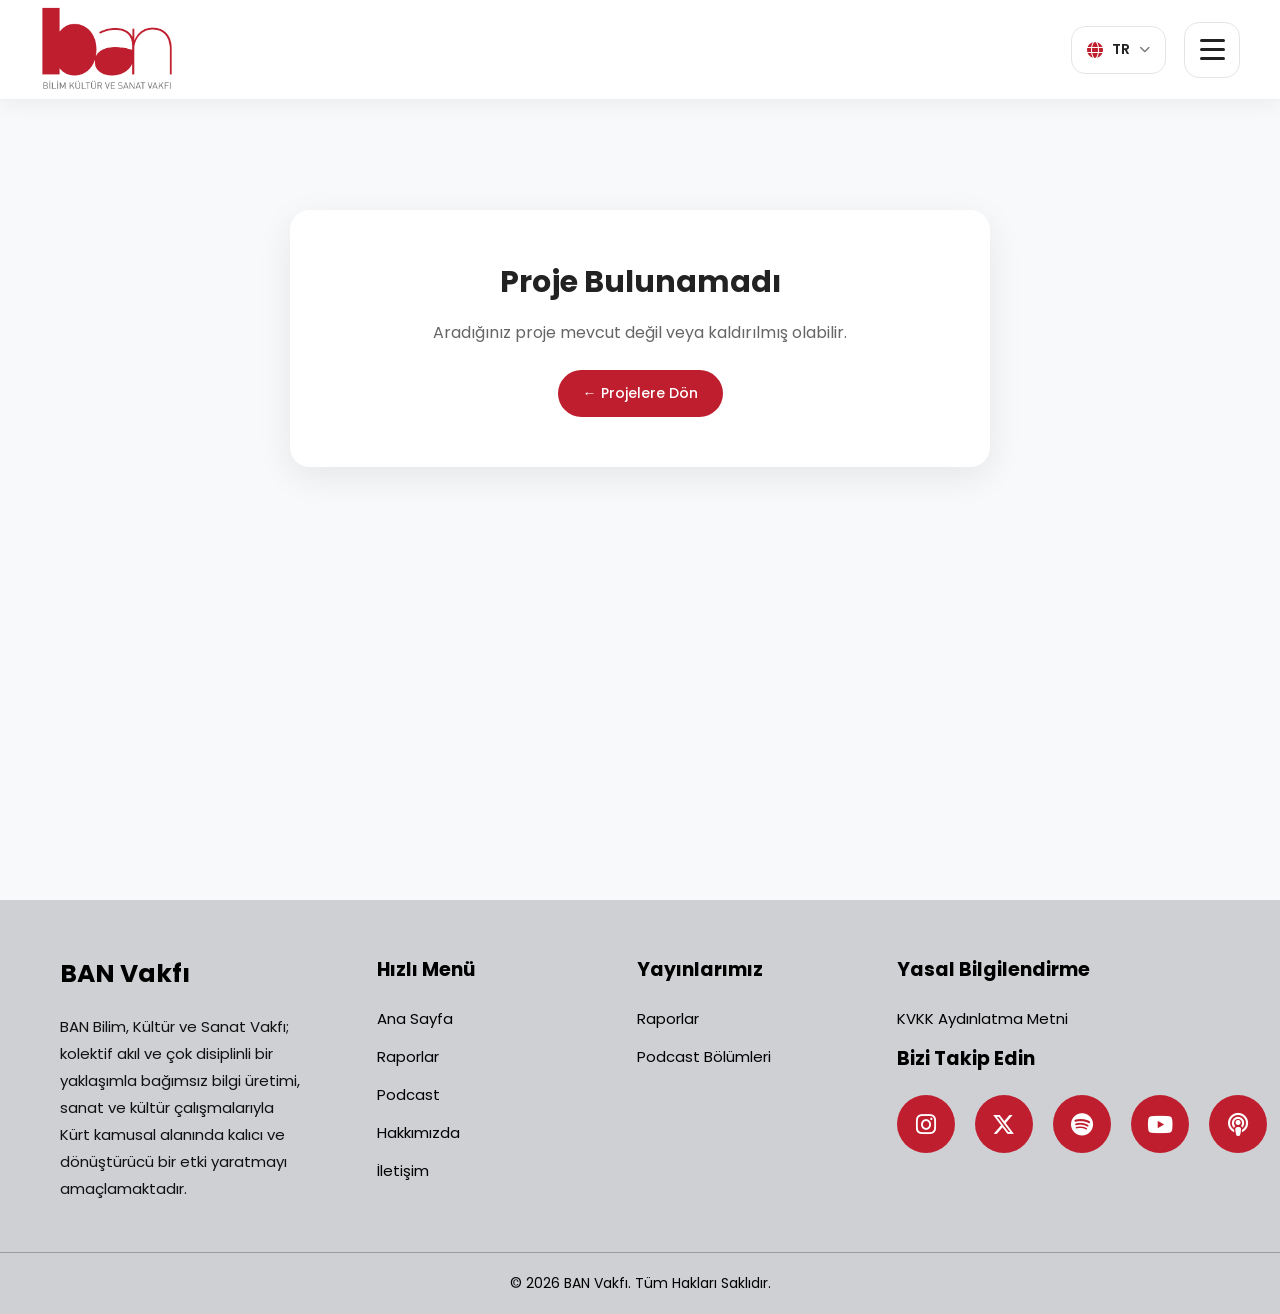
<file: proje.html>
<!DOCTYPE html>
<html lang="tr">

<head>

    <meta charset="UTF-8">

    <meta
        name="viewport"
        content="width=device-width, initial-scale=1.0"
    >
    <link
    rel="icon"
    type="image/png"
    href="logo/ban_logo_tr.png"
>

    <title>Proje | BAN Vakfı</title>

    <meta
        name="description"
        id="metaDescription"
        content="BAN Vakfı projeleri."
    >

    <!-- GOOGLE FONT -->

    <link
        href="https://fonts.googleapis.com/css2?family=Poppins:wght@300;400;500;600;700&display=swap"
        rel="stylesheet"
    >

    <!-- ANA CSS -->

    <link
        rel="stylesheet"
        href="style.css"
    >


    <style>

        /* =========================================================
           PROJE DETAY SAYFASI
           ========================================================= */

        .project-detail-page {
            background: #f8f9fb;

            min-height: 100vh;

            padding-top: 110px;
            padding-bottom: 80px;
        }


        /* =========================================================
           ANA CONTAINER
           ========================================================= */

        .project-detail-container {
            max-width: 1150px;

            margin: 0 auto;

            padding: 0 25px;
        }


        /* =========================================================
           ÜST ALAN
           ========================================================= */

        .project-detail-header {
            text-align: center;

            max-width: 850px;

            margin: 0 auto 45px;
        }


     


        .project-detail-header h1 {
            margin: 0 0 18px;

            font-size: 42px;

            line-height: 1.25;

            font-weight: 600;

            color: #222;
        }


        .project-detail-intro {
            margin: 0;

            font-size: 17px;

            line-height: 1.8;

            color: #666;
        }


        /* =========================================================
           ANA FOTOĞRAF
           ========================================================= */

        .project-detail-image {
            width: 100%;

            height: 500px;

            overflow: hidden;

            border-radius: 22px;

            margin-bottom: 45px;

            background: #eee;

            box-shadow:
                0 15px 40px rgba(0, 0, 0, 0.12);
        }


        .project-detail-image img {
            width: 100%;

            height: 100%;

            display: block;

            object-fit: cover;
        }


        /* =========================================================
           İÇERİK ALANI
           ========================================================= */

        .project-detail-content-wrapper {

            max-width: 900px;

            margin: 0 auto;

            background: #fff;

            border-radius: 20px;

            padding: 45px 50px;

            box-shadow:
                0 10px 35px rgba(0, 0, 0, 0.07);
        }


        .project-detail-content-wrapper h2 {

            margin: 0 0 25px;

            font-size: 28px;

            color: #222;

            font-weight: 600;

            position: relative;

            padding-left: 18px;
        }


        .project-detail-content-wrapper h2::before {

            content: "";

            position: absolute;

            left: 0;

            top: 4px;

            width: 4px;

            height: 30px;

            border-radius: 5px;

            background: #bf1e2e;
        }


        .project-detail-content {

            color: #555;

            font-size: 16px;

            line-height: 1.9;
        }


        .project-detail-content p {

            margin: 0 0 20px;
        }


        .project-detail-content p:last-child {

            margin-bottom: 0;
        }


        /* =========================================================
           ALT BİLGİ ALANI
           ========================================================= */

        .project-info {

            display: grid;

            grid-template-columns: repeat(2, 1fr);

            gap: 20px;

            margin-top: 35px;

            padding-top: 30px;

            border-top: 1px solid #eee;
        }


        .project-info-item {

            padding: 18px;

            background: #f8f9fb;

            border-radius: 12px;
        }


        .project-info-item span {

            display: block;

            font-size: 12px;

            color: #888;

            margin-bottom: 5px;

            text-transform: uppercase;

            letter-spacing: 0.5px;
        }


        .project-info-item strong {

            font-size: 15px;

            color: #333;

            font-weight: 500;
        }


        /* =========================================================
           GERİ DÖN BUTONU
           ========================================================= */

        .project-back-wrapper {

            text-align: center;

            margin-top: 45px;
        }


        .project-back {

            display: inline-flex;

            align-items: center;

            gap: 8px;

            padding: 13px 25px;

            border-radius: 30px;

            background: #bf1e2e;

            color: #fff;

            text-decoration: none;

            font-size: 14px;

            font-weight: 500;

            transition:
                background 0.3s ease,
                transform 0.3s ease;
        }


        .project-back:hover {

            background: #a71927;

            transform: translateY(-2px);
        }


        /* =========================================================
           PROJE BULUNAMADI
           ========================================================= */

        .project-not-found {

            max-width: 700px;

            margin: 100px auto;

            padding: 50px 30px;

            text-align: center;

            background: #fff;

            border-radius: 20px;

            box-shadow:
                0 10px 35px rgba(0, 0, 0, 0.08);
        }


        .project-not-found h1 {

            margin-bottom: 15px;

            font-size: 30px;

            color: #222;
        }


        .project-not-found p {

            margin-bottom: 25px;

            color: #666;
        }


        /* =========================================================
           TABLET
           ========================================================= */

        @media (max-width: 900px) {

            .project-detail-page {

                padding-top: 90px;
            }


            .project-detail-header h1 {

                font-size: 34px;
            }


            .project-detail-image {

                height: 400px;
            }


            .project-detail-content-wrapper {

                padding: 35px;
            }

        }


        /* =========================================================
           MOBİL
           ========================================================= */

        @media (max-width: 600px) {

            .project-detail-page {

                padding-top: 80px;

                padding-bottom: 50px;
            }


            .project-detail-container {

                padding: 0 15px;
            }


            .project-detail-header {

                margin-bottom: 30px;
            }


          

            .project-detail-header h1 {

                font-size: 27px;

                line-height: 1.35;
            }


            .project-detail-intro {

                font-size: 15px;

                line-height: 1.7;
            }


            .project-detail-image {

                height: 260px;

                border-radius: 15px;

                margin-bottom: 30px;
            }


            .project-detail-content-wrapper {

                padding: 25px 20px;

                border-radius: 15px;
            }


            .project-detail-content-wrapper h2 {

                font-size: 22px;

                padding-left: 14px;
            }


            .project-detail-content-wrapper h2::before {

                height: 25px;
            }


            .project-detail-content {

                font-size: 15px;

                line-height: 1.8;
            }


            .project-info {

                grid-template-columns: 1fr;

                gap: 12px;
            }


            .project-back {

                width: 100%;

                justify-content: center;
            }

        }

    </style>

</head>


<body>


   <header class="navbar">

    <!-- LOGO -->
    <div class="logo">
        <a href="index.html">
            <img
                id="siteLogo"
                src="logo/ban_logo_tr.png"
                alt="BAN Vakfı Logo"
                class="logo-img"
            >
        </a>
    </div>


    <!-- SAĞ TARAF -->
    <div class="nav-right">

        <!-- DİL SEÇİMİ -->
        <div class="language-selector">

            <button
                type="button"
                class="language-button"
                id="languageButton">

                <i class="fa-solid fa-globe"></i>

                <span id="currentLanguage">TR</span>

                <i class="fa-solid fa-chevron-down language-arrow"></i>

            </button>


            <div class="language-dropdown" id="languageDropdown">

                <button
                    type="button"
                    class="language-option active"
                    onclick="changeLang('tr')"
                    data-language="tr">

                    <span>TR</span>
                    <small>Türkçe</small>

                </button>


                <button
                    type="button"
                    class="language-option"
                    onclick="changeLang('ku')"
                    data-language="ku">

                    <span>KU</span>
                    <small>Kurdî</small>

                </button>


                <button
                    type="button"
                    class="language-option"
                    onclick="changeLang('en')"
                    data-language="en">

                    <span>EN</span>
                    <small>English</small>

                </button>

            </div>

        </div>


        <!-- BURGER -->
        <button
            class="burger"
            id="burger"
            type="button"
            aria-label="Menüyü aç">

            <span></span>
            <span></span>
            <span></span>

        </button>

    </div>


    <!-- MENÜ -->
    <nav class="mobile-menu" id="mobileMenu">

        <div class="menu-header">

            <span data-lang="menu_title">
               
            </span>

            <span class="menu-line"></span>

        </div>


        <a href="index.html" class="menu-link">

            <span class="menu-icon">
                <i class="fa-solid fa-house"></i>
            </span>

            <span
                class="menu-text"
                data-lang="menu_home">
                BAN
            </span>

            <i class="fa-solid fa-arrow-right menu-arrow"></i>

        </a>


        <a href="index.html#about" class="menu-link">

            <span class="menu-icon">
                <i class="fa-solid fa-circle-info"></i>
            </span>

            <span
                class="menu-text"
                data-lang="menu_about">
                Hakkımızda
            </span>

            <i class="fa-solid fa-arrow-right menu-arrow"></i>

        </a>


        <a href="index.html#podcast" class="menu-link">

            <span class="menu-icon">
                <i class="fa-solid fa-microphone"></i>
            </span>

            <span
                class="menu-text"
                data-lang="menu_podcast">
                Podcast
            </span>

            <i class="fa-solid fa-arrow-right menu-arrow"></i>

        </a>


        <a href="index.html#project" class="menu-link">

            <span class="menu-icon">
                <i class="fa-solid fa-diagram-project"></i>
            </span>

            <span
                class="menu-text"
                data-lang="menu_projects">
                Projeler
            </span>

            <i class="fa-solid fa-arrow-right menu-arrow"></i>

        </a>


        <a href="rapor.html" class="menu-link">

            <span class="menu-icon">
                <i class="fa-solid fa-file-lines"></i>
            </span>

            <span
                class="menu-text"
                data-lang="menu_reports">
                Raporlar
            </span>

            <i class="fa-solid fa-arrow-right menu-arrow"></i>

        </a>


        <a href="index.html#contact" class="menu-link">

            <span class="menu-icon">
                <i class="fa-solid fa-envelope"></i>
            </span>

            <span
                class="menu-text"
                data-lang="menu_contact">
                İletişim
            </span>

            <i class="fa-solid fa-arrow-right menu-arrow"></i>

        </a>


        <div class="menu-footer">

            <span>
                BAN Vakfı
            </span>

            <span>
                © 2026
            </span>

        </div>

    </nav>
</header>


    <!-- =========================================================
         PROJE DETAY
         ========================================================= -->

    <main class="project-detail-page">

        <div
            class="project-detail-container"
            id="projectContainer"
        >


            <!-- PROJE BAŞLIK -->

            <header class="project-detail-header">

                

                <h1 id="projectTitle">
                    Proje
                </h1>


                <p
                    class="project-detail-intro"
                    id="projectIntro"
                >
                </p>

            </header>


            <!-- PROJE FOTOĞRAFI -->

            <div class="project-detail-image">

                <img
                    id="projectImage"
                    src=""
                    alt=""
                >

            </div>


            <!-- PROJE İÇERİĞİ -->

            <section class="project-detail-content-wrapper">

                <h2>
                    Proje Hakkında
                </h2>


                <div
                    class="project-detail-content"
                    id="projectDescription"
                >
                </div>


                <!-- PROJE BİLGİLERİ -->

                <div class="project-info">

                    <div class="project-info-item">

                        <span>
                            Proje
                        </span>

                        <strong id="projectNumber">
                            -
                        </strong>

                    </div>


                    <div class="project-info-item">

                       

                       

                    </div>

                </div>

            </section>


            <!-- GERİ DÖN -->

            <div class="project-back-wrapper">

                <a
                    href="index.html#project"
                    class="project-back"
                >
                    ← Projelere Dön
                </a>

            </div>


        </div>

    </main>


 <footer class="site-footer">

    <div class="footer-container">


        <!-- =====================================================
             1. KOLON : HAKKIMIZDA
             ===================================================== -->

        <div class="footer-col footer-about">

            <h3 data-lang="footer_brand">
                BAN Vakfı
            </h3>

            <p data-lang="footer_about_text">
                Bilgi üretimini, kültürel çeşitliliği ve
                nitelikli dijital yayıncılığı destekleyen
                bağımsız bir blog & podcast platformu.
            </p>

        </div>



        <!-- =====================================================
             2. KOLON : HIZLI MENÜ
             ===================================================== -->

        <div class="footer-col">

            <h4 data-lang="footer_menu_title">
                Hızlı Menü
            </h4>

            <ul>

                <li>
                    <a
                        href="index.html"
                        data-lang="footer_home"
                    >
                        Ana Sayfa
                    </a>
                </li>


                <li>
                    <a
                        href="rapor.html"
                        data-lang="footer_reports"
                    >
                        Raporlar
                    </a>
                </li>


                <li>
                    <a
                        href="index.html#podcast"
                        data-lang="footer_podcast"
                    >
                        Podcast
                    </a>
                </li>


                <li>
                    <a
                        href="index.html#about"
                        data-lang="footer_about"
                    >
                        Hakkımızda
                    </a>
                </li>


                <li>
                    <a
                        href="index.html#contact"
                        data-lang="footer_contact"
                    >
                        İletişim
                    </a>
                </li>

            </ul>

        </div>



        <!-- =====================================================
             3. KOLON : YAYINLAR
             ===================================================== -->

        <div class="footer-col">

            <h4 data-lang="footer_publications_title">
                Yayınlarımız
            </h4>

            <ul>

                <li>
                    <a
                        href="rapor.html"
                        data-lang="footer_reports"
                    >
                        Raporlar
                    </a>
                </li>


                <li>
                    <a
                        href="podcast.html"
                        data-lang="footer_podcast_episodes"
                    >
                        Podcast Bölümleri
                    </a>
                </li>

            </ul>

        </div>



        <!-- =====================================================
             4. KOLON : YASAL + SOSYAL
             ===================================================== -->

        <div class="footer-col">


            <!-- YASAL -->

            <h4 data-lang="footer_legal_title">
                Yasal Bilgilendirme
            </h4>


            <ul class="footer-legal">

                <li>

                    <a
                        href="ban dosylar/tr/BAN KVKK.pdf"
                        target="_blank"
                        rel="noopener noreferrer"
                        data-lang="footer_kvkk"
                    >
                        KVKK Aydınlatma Metni
                    </a>

                </li>



            </ul>



            <!-- SOSYAL MEDYA -->

            <h4
                class="footer-social-title"
                data-lang="footer_social_title"
            >
                Bizi Takip Edin
            </h4>


            <div class="footer-socials">


                <!-- INSTAGRAM -->

                <a
                    href="https://www.instagram.com/weqfa_ban/"
                    target="_blank"
                    rel="noopener noreferrer"
                    aria-label="Instagram"
                    data-lang-aria="social_instagram"
                >

                    <i class="fa-brands fa-instagram"></i>

                </a>



                <!-- X -->

                <a
                    href="https://x.com/banvakfi"
                    target="_blank"
                    rel="noopener noreferrer"
                    aria-label="X"
                    data-lang-aria="social_x"
                >

                    <i class="fa-brands fa-x-twitter"></i>

                </a>



                <!-- SPOTIFY -->

                <a
                    href="https://open.spotify.com/show/7p68ISUEB62W9hC2dD6zTM"
                    target="_blank"
                    rel="noopener noreferrer"
                    aria-label="Spotify"
                    data-lang-aria="social_spotify"
                >

                    <i class="fa-brands fa-spotify"></i>

                </a>



                <!-- YOUTUBE -->

                <a
                    href="https://www.youtube.com/@BanVakf%C4%B1"
                    target="_blank"
                    rel="noopener noreferrer"
                    aria-label="YouTube"
                    data-lang-aria="social_youtube"
                >

                    <i class="fa-brands fa-youtube"></i>

                </a>



                <!-- APPLE PODCASTS -->

                <a
                    href="https://podcasts.apple.com/tr/podcast/bane%C5%9Fan/id1896906237?l=tr"
                    target="_blank"
                    rel="noopener noreferrer"
                    aria-label="Apple Podcasts"
                    data-lang-aria="social_apple"
                >

                    <i class="fa-solid fa-podcast"></i>

                </a>

            </div>

        </div>

    </div>



    <!-- =====================================================
         FOOTER ALT BAR
         ===================================================== -->

    <div class="footer-bottom">

        <div class="footer-bottom-container">

            <p data-lang="footer_copyright">
                © 2026 BAN Vakfı. Tüm Hakları Saklıdır.
            </p>

        </div>

    </div>

</footer>
<!-- FONT AWESOME -->
<link rel="stylesheet" href="https://cdnjs.cloudflare.com/ajax/libs/font-awesome/6.5.1/css/all.min.css">


<script src="script.js"></script>
<script src="tr.js"></script>
<script src="ku.js"></script>
<script src="en.js"></script>
</body>
</html>


    <script>

        /* =========================================================
           PROJE VERİLERİ
           ========================================================= */

        const projects = {

            /* -----------------------------------------------------
               PROJE 1
               ----------------------------------------------------- */

            1: {

                title:
                    "Kürt Tarihinin Ana Kaynakları",

               

                image:
                    "proje_image/1proje.jpeg",

                intro:
                    "Kürt tarihinin anlaşılması ve araştırılması açısından temel kaynakların ele alındığı çalışma.",

                

                description: `

                    <p>
                       Yaklaşık 5 yıl önce başlayan ve hâlihazırda Vakfımız bünyesinde yürütülen “Kürt Tarihinin Ana Kaynakları: Analitik ve Notlandırılmış Bir Bibliyografya” projesi, 40’ı aşkın akademisyen ve tarihçinin katkısıyla son aşamaya gelmiştir.
Kürtlerin yüzyıllardır “tarihsiz halklar” kategorisine dâhil edilerek tarih dışı bırakılması, yalnızca siyasetin bir nesnesi olarak görülmesi, Kürt tarihine dair kaynakların farklı alfabe ve dillerde dağınık biçimde bulunması ve resmî tarih anlayışlarının uzun süre Kürt varlığını inkâr etmesi; bu alanda doğrudan ya da dolaylı araştırma yürütmek isteyen akademisyen ve araştırmacıları ciddi biçimde zorlamaktadır. Pek çok lisansüstü öğrencisi, akademisyen ve yazar; henüz fikir aşamasındayken dahi kaynakların dağınıklığı ve erişim güçlükleri nedeniyle bu çalışmalardan vazgeçmektedir. Bu duruma akademideki ve sahadaki yapısal zorluklar da eklendiğinde, alandaki bilgi üretimi sınırlı kalmaktadır. Vakfımız bu kıymetli çalışma ile hem tarihsel adaletsizliğin giderilmesine mütevazı bir katkı sunmayı hem de Kürt tarihinin ana kaynaklarına herkesin erişimini kolaylaştırmayı amaçlamaktadır.

Kürt tarihine dair temel kaynaklar, Arap, Arami, Süryani, Pehlevi, Ermeni, Grek, Latin ve Kiril alfabeleriyle yazılmış çok sayıda farklı dilde üretilmiş olup İstanbul, Ankara, Bağdat, Tahran, Şam, Moskova ve Erivan’ın yanı sıra İngiltere, Fransa, Almanya ve ABD’deki arşiv ve kütüphanelerde dağınık biçimde yer almaktadır. Bu dağınıklık, konuyu çalışan araştırmacıların kapsamını daraltmakta ve birçok çalışmanın kaynağa ulaşılamadığı için hayata geçirilememesine yol açmaktadır. Projemiz, söz konusu kaynakları derleyerek Kürt tarihi araştırmalarının nesnel ve sağlam bir zemine oturmasına katkı sunmayı hedeflemektedir.

Çalışma, yapay zekâ destekli bir web sitesi aracılığıyla kamuoyunun erişimine sunulacaktır. Çok dilli olarak tasarlanan bu platform, kullanıcıların bulundukları konuma ve dil tercihlerine göre kaynaklara kolayca ulaşmalarını sağlayacaktır.
</p>

                `

            },


            /* -----------------------------------------------------
               PROJE 2
               ----------------------------------------------------- */

            2: {

                title:
                    "Sivil Toplum Örgütleri ve Aktörleri Arası Diyalog Çalıştayı",

               

                image:
                    "proje_image/2proje.jpeg",

                intro:
                    "Sivil toplum örgütleri ve farklı aktörler arasında iletişim, iş birliği ve diyaloğun güçlendirilmesine yönelik çalıştay.",

        

                description: `

                    <p>
                        Ban Vakfı tarafından 26-28 Nisan 2024 tarihlerinde Urfa'da (Riha) düzenlenen “Sivil Toplum Örgütleri ve Aktörleri Arası Diyalog Çalıştayı”, Kürt sivil toplum örgütlerinin deneyimlerini, karşılaştıkları yapısal sorunları ve iş birliği imkânlarını ele almıştır. Dört oturum halinde gerçekleştirilen programda; katılımcı kurumların faaliyetleri, merkezi otorite ve uluslararası fon sağlayıcılarla ilişkiler, örgüt içi demokrasi ve toplumsal cinsiyet konuları tartışılmıştır. Çalıştay, sivil toplum diyaloğunu sürdürmeye yönelik ortak stratejilerin belirlenmesi, kurumsal ortaklık mekanizmalarının kurulması ve geleceğe dönük bir çalışma takviminin oluşturulmasıyla tamamlanmıştır.
                    </p>

                `

            },


            /* -----------------------------------------------------
               PROJE 3
               ----------------------------------------------------- */

            3: {

                title:
                    "Bütüncül Kürt Tarihi Yazımı Çalıştayı",

               

                image:
                    "proje_image/3proje.jpeg",

                intro:
                    "Kürt tarihinin farklı dönemlerinin ve kaynaklarının bütüncül bir perspektifle ele alındığı çalıştay.",

               

                description: `

                    <p>
                      13 Ağustos 2024 tarihinde 30'a yakın tarih için online katılımıyla Bütüncül Kürt Tarihi Yazımı Çalıştayı'nı gerçekleştirdik. 

Bu proje, antikçağlardan günümüze Kürt ve Kürdistan tarihine dair tüm birincil/ana kaynakları derleyerek kronolojik ve kategorik bir bütüncül Kürt tarihyazımı oluşturmayı amaçlamaktadır. Yaklaşık 30 tarihçinin dâhil olduğu, 2021'de başlanıp 2025'te tamamlanması hedeflenen ve Kürtçe, İngilizce, Türkçe 12 ciltten oluşan Kürt Tarihinin Yazılı Ana Kaynakları adlı çalışmayla başlatılan proje, farklı dillerdeki ve egemen devletlerin arşivlerindeki dağınık belgeleri eleştirel bir yöntemle araştırmacıların istifadesine sunmayı hedeflemektedir. İki düzineyi bulması planlanan Antikçağdan Günümüze Kürt/Kürdistan Tarihi siyasi tarihyazımı tamamlandıktan sonra, Annales, maduniyet ve post-kolonyal ekollerin perspektifiyle iktisat, düşünce, sosyal, sözlü ve biyografi gibi alanlara genişleyerek egemen ulus-devletlerin "tarihsizlik", inkâr ve folklorikleştirme politikalarını aşan akademik bir külliyat ortaya koymayı amaçlamaktadır.
</p>

                `

            }

        };


        /* =========================================================
           URL'DEN PROJE ID AL
           ========================================================= */

        const urlParams =
            new URLSearchParams(
                window.location.search
            );


        const projectId =
            urlParams.get("id");


        /* =========================================================
           HTML ELEMENTLERİ
           ========================================================= */

        const projectContainer =
            document.getElementById(
                "projectContainer"
            );

        const projectTitle =
            document.getElementById(
                "projectTitle"
            );

        

        const projectIntro =
            document.getElementById(
                "projectIntro"
            );

        const projectImage =
            document.getElementById(
                "projectImage"
            );

        const projectDescription =
            document.getElementById(
                "projectDescription"
            );

        const projectNumber =
            document.getElementById(
                "projectNumber"
            );

        const projectType =
            document.getElementById(
                "projectType"
            );

        const metaDescription =
            document.getElementById(
                "metaDescription"
            );


        /* =========================================================
           PROJEYİ GÖSTER
           ========================================================= */

        const project =
            projects[projectId];


        if (project) {

            /* Başlık */

            projectTitle.textContent =
                project.title;


            /* Kategori */

           

            /* Kısa açıklama */

            projectIntro.textContent =
                project.intro;


            /* Fotoğraf */

            projectImage.src =
                project.image;


            projectImage.alt =
                project.title;


            /* Detay */

            projectDescription.innerHTML =
                project.description;


            /* Bilgiler */

            projectNumber.textContent =
                "Proje " + projectId;


            projectType.textContent =
                project.type;


            /* Sayfa başlığı */

            document.title =
                project.title +
                " | BAN Vakfı";


            /* SEO açıklaması */

            metaDescription.setAttribute(
                "content",
                project.intro
            );

        }


        /* =========================================================
           PROJE BULUNAMADI
           ========================================================= */

        else {

            projectContainer.innerHTML = `

                <div class="project-not-found">

                    <h1>
                        Proje Bulunamadı
                    </h1>

                    <p>
                        Aradığınız proje mevcut değil
                        veya kaldırılmış olabilir.
                    </p>

                    <a
                        href="index.html#project"
                        class="project-back"
                    >
                        ← Projelere Dön
                    </a>

                </div>

            `;

            document.title =
                "Proje Bulunamadı | BAN Vakfı";

        }

    </script>
</file>
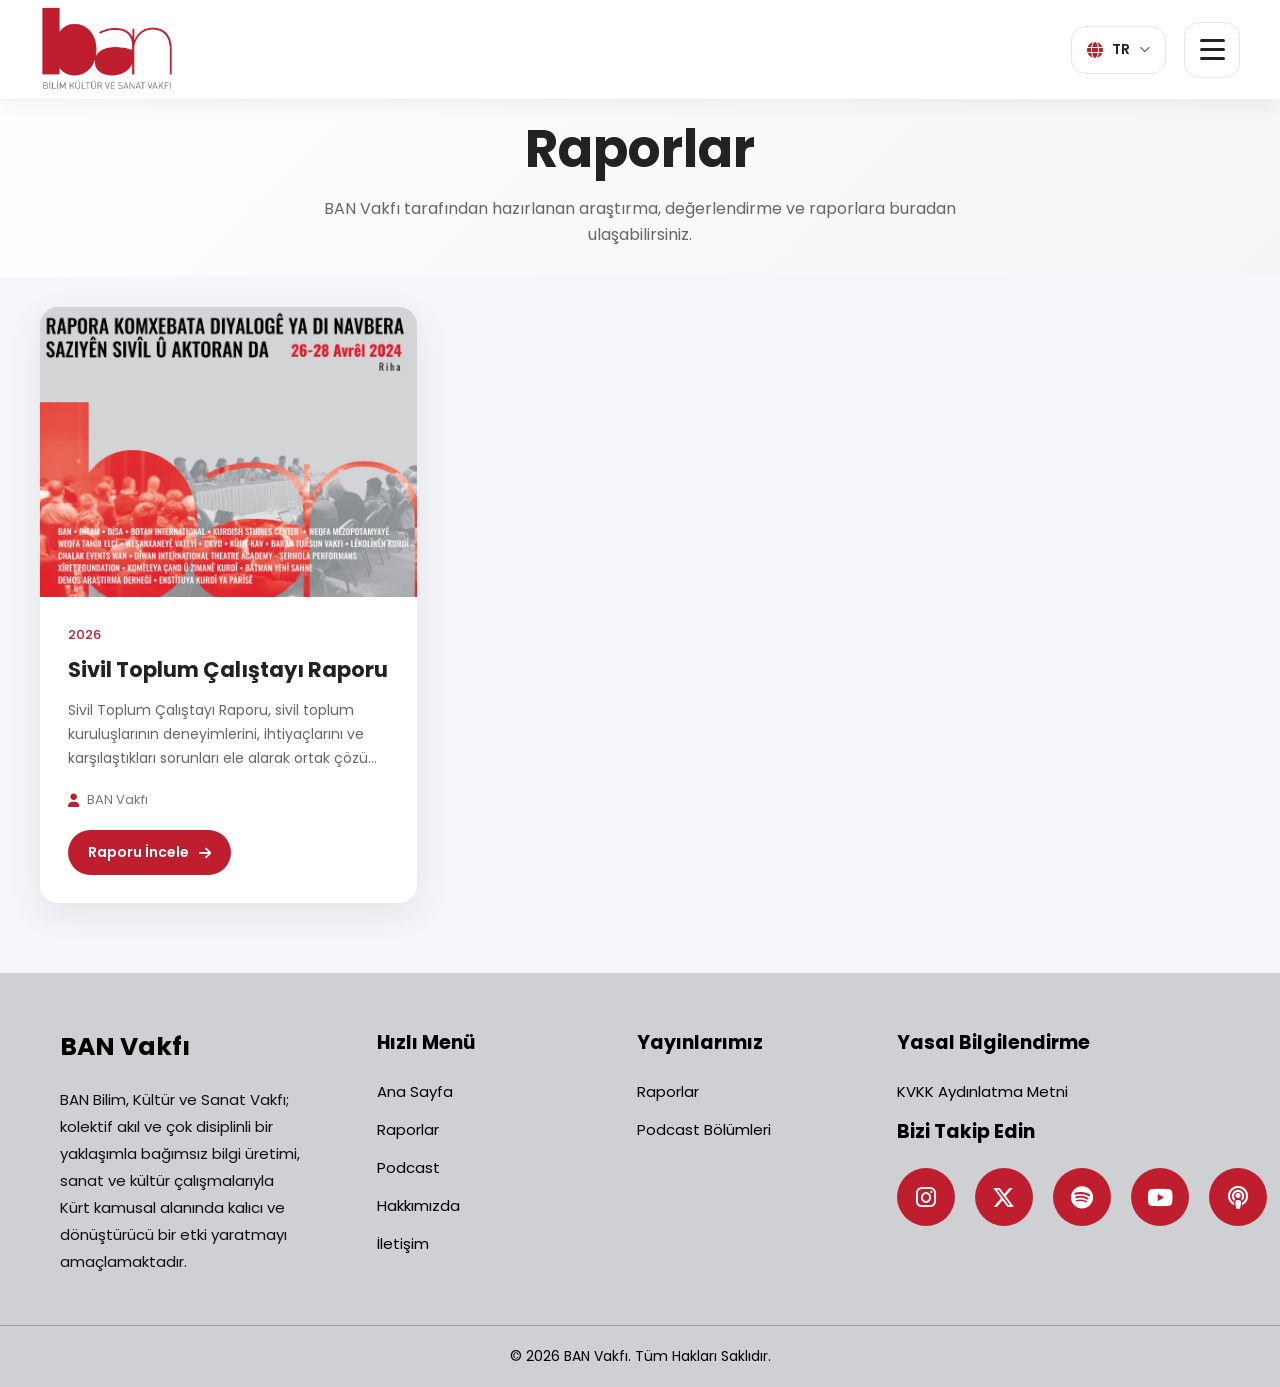
<file: rapor.html>
<!DOCTYPE html>
<html lang="tr">
<head>
  <meta charset="UTF-8" />
  <meta name="viewport" content="width=device-width, initial-scale=1.0" />
  <title>BAN Vakfı</title>
   <link
    rel="icon"
    type="image/png"
    href="logo/ban_logo_tr.png"
>

  <link rel="stylesheet" href="style.css" />
  <link href="https://fonts.googleapis.com/css2?family=Poppins:wght@300;500;700&display=swap" rel="stylesheet">
  <link rel="stylesheet"
      href="https://cdnjs.cloudflare.com/ajax/libs/font-awesome/6.5.1/css/all.min.css">

      <style>
      .about-grid{
    display:grid;
    grid-template-columns:repeat(3,1fr);
    gap:30px;
    margin-top:40px;
}

.about-card{
    background:#fff;
    padding:35px 25px;
    border-radius:20px;
    box-shadow:0 10px 25px rgba(0,0,0,.08);
    transition:.3s;
}

.about-card:hover{
    transform:translateY(-10px);
}

.about-icon{
    width:80px;
    height:80px;
    margin:0 auto 20px;
    border-radius:50%;
    background:#bf1e2e;
    color:#fff;
    display:flex;
    align-items:center;
    justify-content:center;
    font-size:30px;
}

.about-card h3{
    margin-bottom:15px;
    color:#222;
}

.about-card p{
    color:#666;
    line-height:1.7;
}

@media(max-width:768px){
    .about-grid{
        grid-template-columns:1fr;
    }
}

.about-btn{
    display:inline-block;
    margin-top:20px;
    padding:12px 25px;
    background:#bf1e2e;
    color:#fff;
    text-decoration:none;
    border-radius:30px;
    transition:.3s;
    font-weight:500;
}

.about-btn:hover{
    background:#bf1e2e;
    transform:translateY(-2px);
}


.video-hero{
    position:relative;
    height:500px;
    overflow:hidden;
}

.slider{
    position:absolute;
    width:100%;
    height:100%;
}

.slide{
    position:absolute;
    width:100%;
    height:100%;
    object-fit:cover;
    opacity:0;
    transition:opacity 1s ease;
}

.slide.active{
    opacity:1;
}

.video-overlay{
    position:absolute;
    inset:0;
    background:rgba(0,0,0,.4);
    z-index:2;
}

.video-content{
    position:absolute;
    inset:0;
    z-index:3;
    display:flex;
    flex-direction:column;
    justify-content:center;
    align-items:center;
    color:white;
    text-align:center;
}


.podcast-more {
    width: 100%;
    display: flex;
    justify-content: center;
    align-items: center;
    margin-top: 45px;
}

.podcast-more-btn {
    display: inline-flex;
    align-items: center;
    justify-content: center;
    gap: 12px;

    padding: 14px 30px;
    background: #bf1e2e;
    color: #fff;

    text-decoration: none;
    font-size: 15px;
    font-weight: 600;

    border-radius: 50px;

    box-shadow: 0 8px 20px rgba(191, 30, 46, 0.20);
    transition: all 0.3s ease;
}

.podcast-more-btn:hover {
    background: #a81827;
    transform: translateY(-3px);
}

.podcast-more-btn i {
    transition: transform 0.3s ease;
}

.podcast-more-btn:hover i {
    transform: translateX(5px);
}

.podcast-more {
    width: 100%;
    display: flex;
    justify-content: center;
}
/* Genel grid ve başlık */
  .podcast-section {
    padding: 60px 20px;
    background: #fdfdfd;
    text-align: center;
  }

  .podcast-section h2 {
    font-size: 2.5rem;
    margin-bottom: 50px;
    color: #333;
  }

  /* Grid ayarı */
  .team-grid {
    display: grid;
    grid-template-columns: repeat(5, 1fr);
    gap: 40px;
  }

  /* Responsive */
  @media (max-width: 992px) {
    .team-grid {
      grid-template-columns: repeat(2, 1fr);
    }
  }
  @media (max-width: 576px) {
    .team-grid {
      grid-template-columns: 1fr;
    }
  }

  /* Kişi kartı */
  .team-member {
    text-align: center;
    transition: transform 0.3s;
  }

  .team-member:hover {
    transform: translateY(-10px);
  }

  /* Çember ve fotoğraf */
  .circle {
    width: 130px;
    height: 130px;
    border-radius: 50%;
    margin: 0 auto 15px auto;
    display: flex;
    align-items: center;
    justify-content: center;
    padding: 5px;
    transition: transform 0.3s, box-shadow 0.3s;
  }

  .circle img {
    width: 100%;
    height: 100%;
    border-radius: 50%;
    object-fit: cover;
  }

  .team-member:hover .circle {
    transform: scale(1.1);
    box-shadow: 0 8px 20px rgba(0,0,0,0.2);
  }

  /* Canlı sıcak renkler */
  .bg1 { background: #FF6B6B; }   /* kırmızımsı */
  .bg2 { background: #FF9F43; }   /* turuncu */
  .bg3 { background: #FFD93D; }   /* sarı */
  .bg4 { background: #6BCB77; }   /* yeşil */
  .bg5 { background: #4D96FF; }   /* mavi */
  .bg6 { background: #9B5DE5; }   /* mor */
  .bg7 { background: #F15BB5; }   /* pembe */
  .bg8 { background: #FF7B00; }   /* turuncu parlak */
  .bg9 { background: #00C2C7; }   /* turkuaz */
  .bg10 { background: #FF3C38; }  /* kırmızı parlak */
  .bg11 { background: #FFE156; }  /* sarı parlak */
  .bg12 { background: #6A4C93; }  /* mor koyu */

  /* İsim ve unvan */
  .team-member h3 {
    font-size: 1.2rem;
    margin: 10px 0 5px;
    color: #222;
  }

  .team-member span {
    color: #555;
    font-size: 0.95rem;
  }

     

       
.reports-hero {
    padding-top: 110px;
    padding-bottom: 30px;
    text-align: center;
    background: linear-gradient(
        135deg,
        #ffffff,
        #f5f5f6
    );
}

.reports-hero span {
    display: inline-block;
    color: #bf1e2e;
    font-size: 14px;
    font-weight: 600;
    letter-spacing: 2px;
    margin-bottom: 6px;
}

.reports-hero h1 {
    font-size: clamp(34px, 5vw, 52px);
    color: #222;
    margin: 0 0 8px 0;
    font-weight: 700;
}

.reports-hero p {
    max-width: 700px;
    margin: 0 auto;
    color: #666;
    line-height: 1.6;
    font-size: 16px;
}


        /* ================================
           RAPORLAR ALANI
        ================================= */

        .reports-section {
    max-width: 1250px;
    margin: auto;
    padding: 30px 25px 70px;
}

        /* GRID */

        .reports-grid {

            display: grid;

            grid-template-columns:
                repeat(3, 1fr);

            gap: 35px;
        }


        /* ================================
           RAPOR KARTI
        ================================= */

        .report-card {

            background: #fff;

            border-radius: 18px;

            overflow: hidden;

            box-shadow:
                0 10px 35px rgba(0,0,0,0.08);

            transition:
                transform 0.3s ease,
                box-shadow 0.3s ease;
        }

        .report-card:hover {

            transform: translateY(-8px);

            box-shadow:
                0 20px 45px rgba(0,0,0,0.13);
        }


/* ==========================================
   RAPOR FOTOĞRAFI
========================================== */

.report-cover {
    width: 100%;
    position: relative;
    overflow: hidden;
    background: #fff;
    line-height: 0;
}

.report-cover img {
    width: 100%;
    height: auto;
    display: block;
    object-fit: initial;
    transition: transform 0.4s ease;
}

/* Hafif hover efekti */
.report-card:hover .report-cover img {
    transform: scale(1.02);
}
        /* KATEGORİ */

        .report-category {

            position: absolute;

            top: 18px;
            left: 18px;

            background: #bf1e2e;

            color: #fff;

            padding: 7px 14px;

            border-radius: 30px;

            font-size: 12px;

            font-weight: 600;
        }


        /* ================================
           RAPOR İÇERİĞİ
        ================================= */

        .report-content {

            padding: 28px;
        }


        .report-date {

            color: #bf1e2e;

            font-size: 13px;

            font-weight: 500;

            margin-bottom: 10px;
        }


        .report-content h2 {

            font-size: 21px;

            line-height: 1.45;

            color: #222;

            margin-bottom: 14px;
        }


        .report-content p {

            color: #666;

            font-size: 14px;

            line-height: 1.7;

            margin-bottom: 20px;

            display: -webkit-box;

            -webkit-line-clamp: 3;

            -webkit-box-orient: vertical;

            overflow: hidden;
        }


        /* YAZAR */

        .report-author {

            display: flex;

            align-items: center;

            gap: 8px;

            color: #777;

            font-size: 13px;

            margin-bottom: 20px;
        }

        .report-author i {

            color: #bf1e2e;
        }


        /* BUTON */

        .report-button {

            display: inline-flex;

            align-items: center;

            gap: 10px;

            padding: 12px 20px;

            background: #bf1e2e;

            color: #fff;

            border-radius: 30px;

            font-size: 14px;

            font-weight: 600;

            transition: 0.3s;
        }

        .report-button:hover {

            background: #a81827;

            transform: translateY(-2px);
        }

        .report-button i {

            transition: transform 0.3s;
        }

        .report-button:hover i {

            transform: translateX(4px);
        }


        /* ================================
           RAPOR DETAY SAYFASI
        ================================= */

        
.report-detail {
    display: none;
    max-width: 1000px;
    margin: auto;
    padding: 100px 25px 50px;
}

        .report-detail.active {

            display: block;
        }


       .back-button {
    display: inline-flex;
    align-items: center;
    gap: 8px;
    color: #bf1e2e;
    font-size: 14px;
    font-weight: 600;
    margin-bottom: 18px;
    cursor: pointer;
}

.detail-category {
    color: #bf1e2e;
    font-size: 13px;
    font-weight: 600;
    letter-spacing: 1px;
    margin-bottom: 6px;
}

.report-detail h1 {
    font-size: clamp(30px, 5vw, 45px);
    line-height: 1.3;
    margin: 0 0 15px 0;
    color: #222;
}

.detail-meta {
    display: flex;
    flex-wrap: wrap;
    gap: 20px;
    padding: 15px 0;
    border-top: 1px solid #ddd;
    border-bottom: 1px solid #ddd;
    margin-bottom: 20px;
    color: #666;
    font-size: 14px;
}

.detail-description {
    font-size: 16px;
    line-height: 1.7;
    color: #555;
    margin-bottom: 25px;
}

        /* PDF BUTONLARI */

        .pdf-buttons {

            display: flex;

            gap: 15px;

            flex-wrap: wrap;

            margin-bottom: 40px;
        }


        .pdf-button {

            display: inline-flex;

            align-items: center;

            gap: 10px;

            padding: 13px 22px;

            border-radius: 30px;

            background: #bf1e2e;

            color: #fff;

            font-weight: 600;

            font-size: 14px;

            transition: 0.3s;
        }

        .pdf-button:hover {

            background: #a81827;

            transform: translateY(-2px);
        }


        .pdf-button.secondary {

            background: #222;
        }


        /* PDF */

        .pdf-viewer {

            width: 100%;

            height: 750px;

            border: none;

            border-radius: 12px;

            box-shadow:
                0 10px 35px rgba(0,0,0,0.10);

            background: #fff;
        }


       

        /* ================================
           TABLET
        ================================= */

        @media (max-width: 1000px) {

            .reports-grid {

                grid-template-columns:
                    repeat(2, 1fr);
            }

        }


        /* ================================
           MOBİL
        ================================= */

        @media (max-width: 650px) {

            .navbar {

                height: 80px;

                padding: 0 20px;
            }

           

            .mobile-menu {

                top: 80px;

                height: calc(100vh - 80px);

                width: 100%;
            }

            .reports-hero {
    padding-top: 100px;
    padding-bottom: 25px;
    padding-left: 20px;
    padding-right: 20px;
}

            .reports-section {

                padding:
                    40px 20px 70px;
            }

            .reports-grid {

                grid-template-columns: 1fr;

                gap: 25px;
            }

            .report-cover {

                height: 400px;
            }

            .report-detail {

                padding:
                    120px 20px 60px;
            }

            .pdf-viewer {

                height: 550px;
            }

        }

    </style>




</head>

<body>

<header class="navbar">

    <!-- LOGO -->
    <div class="logo">
        <a href="index.html">
            <img
                id="siteLogo"
                src="logo/ban_logo_tr.png"
                alt="BAN Vakfı Logo"
                class="logo-img"
            >
        </a>
    </div>


    <!-- SAĞ TARAF -->
    <div class="nav-right">

        <!-- DİL SEÇİMİ -->
        <div class="language-selector">

            <button
                type="button"
                class="language-button"
                id="languageButton">

                <i class="fa-solid fa-globe"></i>

                <span id="currentLanguage">TR</span>

                <i class="fa-solid fa-chevron-down language-arrow"></i>

            </button>


            <div class="language-dropdown" id="languageDropdown">

                <button
                    type="button"
                    class="language-option active"
                    onclick="changeLang('tr')"
                    data-language="tr">

                    <span>TR</span>
                    <small>Türkçe</small>

                </button>


                <button
                    type="button"
                    class="language-option"
                    onclick="changeLang('ku')"
                    data-language="ku">

                    <span>KU</span>
                    <small>Kurdî</small>

                </button>


                <button
                    type="button"
                    class="language-option"
                    onclick="changeLang('en')"
                    data-language="en">

                    <span>EN</span>
                    <small>English</small>

                </button>

            </div>

        </div>


        <!-- BURGER -->
        <button
            class="burger"
            id="burger"
            type="button"
            aria-label="Menüyü aç">

            <span></span>
            <span></span>
            <span></span>

        </button>

    </div>


    <!-- MENÜ -->
    <nav class="mobile-menu" id="mobileMenu">

        <div class="menu-header">

            <span data-lang="menu_title">
               
            </span>

            <span class="menu-line"></span>

        </div>


        <a href="index.html" class="menu-link">

            <span class="menu-icon">
                <i class="fa-solid fa-house"></i>
            </span>

            <span
                class="menu-text"
                data-lang="menu_home">
                BAN
            </span>

            <i class="fa-solid fa-arrow-right menu-arrow"></i>

        </a>


        <a href="index.html#about" class="menu-link">

            <span class="menu-icon">
                <i class="fa-solid fa-circle-info"></i>
            </span>

            <span
                class="menu-text"
                data-lang="menu_about">
                Hakkımızda
            </span>

            <i class="fa-solid fa-arrow-right menu-arrow"></i>

        </a>


        <a href="index.html#podcast" class="menu-link">

            <span class="menu-icon">
                <i class="fa-solid fa-microphone"></i>
            </span>

            <span
                class="menu-text"
                data-lang="menu_podcast">
                Podcast
            </span>

            <i class="fa-solid fa-arrow-right menu-arrow"></i>

        </a>


        <a href="index.html#project" class="menu-link">

            <span class="menu-icon">
                <i class="fa-solid fa-diagram-project"></i>
            </span>

            <span
                class="menu-text"
                data-lang="menu_projects">
                Projeler
            </span>

            <i class="fa-solid fa-arrow-right menu-arrow"></i>

        </a>


        <a href="rapor.html" class="menu-link">

            <span class="menu-icon">
                <i class="fa-solid fa-file-lines"></i>
            </span>

            <span
                class="menu-text"
                data-lang="menu_reports">
                Raporlar
            </span>

            <i class="fa-solid fa-arrow-right menu-arrow"></i>

        </a>


        <a href="index.html#contact" class="menu-link">

            <span class="menu-icon">
                <i class="fa-solid fa-envelope"></i>
            </span>

            <span
                class="menu-text"
                data-lang="menu_contact">
                İletişim
            </span>

            <i class="fa-solid fa-arrow-right menu-arrow"></i>

        </a>


        <div class="menu-footer">

            <span>
                BAN Vakfı
            </span>

            <span>
                © 2026
            </span>

        </div>

    </nav>

</header>




<!-- ==========================================
     RAPORLAR BAŞLIK
=========================================== -->

<section class="reports-hero">

    

    <h1>Raporlar</h1>

    <p>
        BAN Vakfı tarafından hazırlanan araştırma,
        değerlendirme ve raporlara buradan
        ulaşabilirsiniz.
    </p>

</section>



<!-- ==========================================
     RAPORLAR
=========================================== -->

<section class="reports-section"
         id="reportsSection">


    <div class="reports-grid">


        <!-- RAPOR 1 -->

        <article class="report-card">

            <div class="report-cover">

                <img
                    src="ban_rapor/WhatsApp Image 2026-08-14 at 20.38.16.jpeg"
                    alt="Rapor 1"
                >


            </div>


            <div class="report-content">

                <div class="report-date">
                    2026
                </div>

                <h2>
                    Sivil Toplum Çalıştayı Raporu
                </h2>

                <p>
                   Sivil Toplum Çalıştayı Raporu, sivil toplum kuruluşlarının deneyimlerini, ihtiyaçlarını ve karşılaştıkları sorunları ele alarak ortak çözüm önerileri geliştirmeyi amaçlayan çalıştayın çıktılarını içermektedir. Raporda, sivil toplumun güçlendirilmesine yönelik değerlendirmeler ve öneriler sunulmaktadır.
                </p>


                <div class="report-author">

                    <i class="fa-solid fa-user"></i>

                    BAN Vakfı

                </div>


                <a href="#"
                   class="report-button"
                   onclick="showReport(1); return false;">

                    Raporu İncele

                    <i class="fa-solid fa-arrow-right"></i>

                </a>

            </div>

        </article>



     


    </div>

</section>



<!-- ==========================================
     RAPOR DETAY
=========================================== -->

<section class="report-detail"
         id="reportDetail">


    <div class="back-button"
         onclick="closeReport()">

        <i class="fa-solid fa-arrow-left"></i>

        Tüm Raporlara Dön

    </div>


  

    <h1 id="detailTitle">

        Rapor Başlığı

    </h1>


    <div class="detail-meta">

        <div>

            <strong>Yazar:</strong>

            <span id="detailAuthor">
                BAN Vakfı
            </span>

        </div>


        <div>

            <strong>Yayın Tarihi:</strong>

            <span id="detailDate">
                2026
            </span>

        </div>


        <div>

            <strong>Yayıncı:</strong>

            BAN Vakfı

        </div>

    </div>


    <div class="detail-description"
         id="detailDescription">

        Rapor açıklaması burada yer alacaktır.

    </div>


    <div class="pdf-buttons">

        <a href="#"
           id="pdfOpen"
           target="_blank"
           class="pdf-button">

            <i class="fa-solid fa-file-pdf"></i>

            PDF'yi Aç

        </a>


        <a href="#"
           id="pdfDownload"
           download
           class="pdf-button secondary">

            <i class="fa-solid fa-download"></i>

            PDF'yi İndir

        </a>

    </div>


    <iframe
        id="pdfViewer"
        class="pdf-viewer"
        src="">
    </iframe>


</section>





<footer class="site-footer">

    <div class="footer-container">


        <!-- =====================================================
             1. KOLON : HAKKIMIZDA
             ===================================================== -->

        <div class="footer-col footer-about">

            <h3 data-lang="footer_brand">
                BAN Vakfı
            </h3>

            <p data-lang="footer_about_text">
                Bilgi üretimini, kültürel çeşitliliği ve
                nitelikli dijital yayıncılığı destekleyen
                bağımsız bir blog & podcast platformu.
            </p>

        </div>



        <!-- =====================================================
             2. KOLON : HIZLI MENÜ
             ===================================================== -->

        <div class="footer-col">

            <h4 data-lang="footer_menu_title">
                Hızlı Menü
            </h4>

            <ul>

                <li>
                    <a
                        href="index.html"
                        data-lang="footer_home"
                    >
                        Ana Sayfa
                    </a>
                </li>


                <li>
                    <a
                        href="rapor.html"
                        data-lang="footer_reports"
                    >
                        Raporlar
                    </a>
                </li>


                <li>
                    <a
                        href="index.html#podcast"
                        data-lang="footer_podcast"
                    >
                        Podcast
                    </a>
                </li>


                <li>
                    <a
                        href="index.html#about"
                        data-lang="footer_about"
                    >
                        Hakkımızda
                    </a>
                </li>


                <li>
                    <a
                        href="index.html#contact"
                        data-lang="footer_contact"
                    >
                        İletişim
                    </a>
                </li>

            </ul>

        </div>



        <!-- =====================================================
             3. KOLON : YAYINLAR
             ===================================================== -->

        <div class="footer-col">

            <h4 data-lang="footer_publications_title">
                Yayınlarımız
            </h4>

            <ul>

                <li>
                    <a
                        href="rapor.html"
                        data-lang="footer_reports"
                    >
                        Raporlar
                    </a>
                </li>


                <li>
                    <a
                        href="podcast.html"
                        data-lang="footer_podcast_episodes"
                    >
                        Podcast Bölümleri
                    </a>
                </li>

            </ul>

        </div>



        <!-- =====================================================
             4. KOLON : YASAL + SOSYAL
             ===================================================== -->

        <div class="footer-col">


            <!-- YASAL -->

            <h4 data-lang="footer_legal_title">
                Yasal Bilgilendirme
            </h4>


            <ul class="footer-legal">

                <li>

                    <a
                        href="ban dosylar/tr/BAN KVKK.pdf"
                        target="_blank"
                        rel="noopener noreferrer"
                        data-lang="footer_kvkk"
                    >
                        KVKK Aydınlatma Metni
                    </a>

                </li>



            </ul>



            <!-- SOSYAL MEDYA -->

            <h4
                class="footer-social-title"
                data-lang="footer_social_title"
            >
                Bizi Takip Edin
            </h4>


            <div class="footer-socials">


                <!-- INSTAGRAM -->

                <a
                    href="https://www.instagram.com/weqfa_ban/"
                    target="_blank"
                    rel="noopener noreferrer"
                    aria-label="Instagram"
                    data-lang-aria="social_instagram"
                >

                    <i class="fa-brands fa-instagram"></i>

                </a>



                <!-- X -->

                <a
                    href="https://x.com/banvakfi"
                    target="_blank"
                    rel="noopener noreferrer"
                    aria-label="X"
                    data-lang-aria="social_x"
                >

                    <i class="fa-brands fa-x-twitter"></i>

                </a>



                <!-- SPOTIFY -->

                <a
                    href="https://open.spotify.com/show/7p68ISUEB62W9hC2dD6zTM"
                    target="_blank"
                    rel="noopener noreferrer"
                    aria-label="Spotify"
                    data-lang-aria="social_spotify"
                >

                    <i class="fa-brands fa-spotify"></i>

                </a>



                <!-- YOUTUBE -->

                <a
                    href="https://www.youtube.com/@BanVakf%C4%B1"
                    target="_blank"
                    rel="noopener noreferrer"
                    aria-label="YouTube"
                    data-lang-aria="social_youtube"
                >

                    <i class="fa-brands fa-youtube"></i>

                </a>



                <!-- APPLE PODCASTS -->

                <a
                    href="https://podcasts.apple.com/tr/podcast/bane%C5%9Fan/id1896906237?l=tr"
                    target="_blank"
                    rel="noopener noreferrer"
                    aria-label="Apple Podcasts"
                    data-lang-aria="social_apple"
                >

                    <i class="fa-solid fa-podcast"></i>

                </a>

            </div>

        </div>

    </div>



    <!-- =====================================================
         FOOTER ALT BAR
         ===================================================== -->

    <div class="footer-bottom">

        <div class="footer-bottom-container">

            <p data-lang="footer_copyright">
                © 2026 BAN Vakfı. Tüm Hakları Saklıdır.
            </p>

        </div>

    </div>

</footer>

<!-- FONT AWESOME -->
<link rel="stylesheet" href="https://cdnjs.cloudflare.com/ajax/libs/font-awesome/6.5.1/css/all.min.css">


<script src="script.js"></script>
<script src="tr.js"></script>
<script src="ku.js"></script>
<script src="en.js"></script>
</body>
</html>

  <script>


/* ==========================================
   RAPOR VERİLERİ
=========================================== */

const reports = {

    1: {

      

        title:
            "Sivil Toplum Çalıştayı Raporu",

        author:
            "BAN Vakfı",

        date:
            "2026",

        description:
            "Sivil Toplum Çalıştayı Raporu, sivil toplum kuruluşlarının deneyimlerini, ihtiyaçlarını ve karşılaştıkları sorunları ele alarak ortak çözüm önerileri geliştirmeyi amaçlayan çalıştayın çıktılarını içermektedir. Raporda, sivil toplumun güçlendirilmesine yönelik değerlendirmeler ve öneriler sunulmaktadır.",

        pdf: {
            tr: "ban_rapor/SivilToplum.pdf",
            ku: "ban_rapor/Komxebat_BAN.pdf",
            
        }

    },


    



};



/* ==========================================
   RAPORU GÖSTER
=========================================== */

function showReport(id) {

    const report =
        reports[id];


    document.getElementById("reportsSection")
        .style.display = "none";


    const detail =
        document.getElementById("reportDetail");

    detail.classList.add("active");


 


    document.getElementById("detailTitle")
        .innerText =
        report.title;


    document.getElementById("detailAuthor")
        .innerText =
        report.author;


    document.getElementById("detailDate")
        .innerText =
        report.date;


    document.getElementById("detailDescription")
        .innerText =
        report.description;


   const selectedLang =
    localStorage.getItem("selectedLang") || "tr";

const pdf =
    report.pdf[selectedLang] || report.pdf.tr;

document.getElementById("pdfViewer")
    .src = pdf;

document.getElementById("pdfOpen")
    .href = pdf;

document.getElementById("pdfDownload")
    .href = pdf;


    window.scrollTo({

        top: 0,

        behavior: "smooth"

    });

}



/* ==========================================
   RAPORLARA DÖN
=========================================== */

function closeReport() {

    document.getElementById("reportDetail")
        .classList.remove("active");


    document.getElementById("reportsSection")
        .style.display = "block";


    window.scrollTo({

        top: 0,

        behavior: "smooth"

    });

}


function updateOpenReportLanguage() {

    const detail = document.getElementById("reportDetail");

    // Rapor ekranı açık değilse hiçbir şey yapma
    if (!detail.classList.contains("active")) {
        return;
    }

    const selectedLang =
        localStorage.getItem("selectedLang") || "tr";

    const report = reports[1];

    const pdf =
        report.pdf[selectedLang] || report.pdf.tr;

    document.getElementById("pdfViewer").src = pdf;

    document.getElementById("pdfOpen").href = pdf;

    document.getElementById("pdfDownload").href = pdf;
}


</script>
</file>
<file: style.css>
/* =========================================================
   BAN VAKFI - ANA CSS
   ========================================================= */

/* =========================================================
   GENEL
   ========================================================= */

* {
    margin: 0;
    padding: 0;
    box-sizing: border-box;
    font-family: "Poppins", sans-serif;
}

html {
    scroll-behavior: smooth;
}

body {
    background: #f5f6fa;
    color: #222;
    overflow-x: hidden;
}

a {
    text-decoration: none;
}

img {
    max-width: 100%;
}



/* =========================================================
   BAN VAKFI - PROFESYONEL NAVBAR
   ========================================================= */

.navbar {
    position: fixed;
    top: 0;
    left: 0;

    width: 100%;
    height: 100px;

    background: rgba(255, 255, 255, 0.97);

    backdrop-filter: blur(12px);
    -webkit-backdrop-filter: blur(12px);

    display: flex;
    align-items: center;
    justify-content: space-between;

    padding: 0 40px;

    z-index: 1000;

    border-bottom: 1px solid rgba(0, 0, 0, 0.06);

    box-shadow:
        0 4px 20px rgba(0, 0, 0, 0.06);
}


/* =========================================================
   LOGO
   ========================================================= */

.logo {
    display: flex;
    align-items: center;
}

.logo a {
    display: flex;
    align-items: center;
}

.logo img.logo-img {
    height: 88px;
    width: auto;

    display: block;

    transition: transform 0.3s ease;
}

.logo img.logo-img:hover {
    transform: scale(1.03);
}


/* =========================================================
   SAĞ TARAF
   ========================================================= */

.nav-right {
    display: flex;
    align-items: center;

    gap: 18px;
}


/* =========================================================
   DİL SEÇİCİ
   ========================================================= */

.language-selector {
    position: relative;
}


/* Ana dil butonu */

.language-button {
    height: 48px;

    min-width: 95px;

    padding: 0 14px;

    display: flex;
    align-items: center;
    justify-content: center;

    gap: 9px;

    border: 1px solid #e5e5e5;

    border-radius: 14px;

    background: #fff;

    color: #222;

    font-family: "Poppins", sans-serif;

    font-size: 14px;

    font-weight: 600;

    cursor: pointer;

    transition:
        background 0.25s ease,
        border-color 0.25s ease,
        box-shadow 0.25s ease;
}

.language-button:hover {
    border-color: #bf1e2e;

    box-shadow:
        0 5px 18px rgba(191, 30, 46, 0.10);
}

.language-button > i:first-child {
    color: #bf1e2e;

    font-size: 16px;
}

.language-arrow {
    font-size: 11px;

    color: #777;

    transition: transform 0.3s ease;
}

.language-selector.active
.language-arrow {
    transform: rotate(180deg);
}


/* Dil dropdown */

.language-dropdown {
    position: absolute;

    top: calc(100% + 10px);

    right: 0;

    width: 180px;

    padding: 8px;

    background: #fff;

    border: 1px solid #eee;

    border-radius: 15px;

    box-shadow:
        0 15px 40px rgba(0, 0, 0, 0.12);

    opacity: 0;

    visibility: hidden;

    transform: translateY(-8px);

    transition:
        opacity 0.25s ease,
        visibility 0.25s ease,
        transform 0.25s ease;
}

.language-selector.active
.language-dropdown {
    opacity: 1;

    visibility: visible;

    transform: translateY(0);
}


/* Dil seçenekleri */

.language-option {
    width: 100%;

    display: flex;

    align-items: center;

    justify-content: space-between;

    padding: 12px 13px;

    border: none;

    border-radius: 10px;

    background: transparent;

    cursor: pointer;

    font-family: "Poppins", sans-serif;

    transition:
        background 0.2s ease,
        color 0.2s ease;
}

.language-option span {
    font-size: 14px;

    font-weight: 700;

    color: #222;
}

.language-option small {
    font-size: 12px;

    color: #888;
}

.language-option:hover {
    background: #f7f7f7;
}

.language-option.active {
    background: #fff0f1;
}

.language-option.active span {
    color: #bf1e2e;
}


/* =========================================================
   PROFESYONEL BURGER
   ========================================================= */

.burger {
    position: relative;

    width: 56px;
    height: 56px;

    padding: 0;

    border: 1px solid #e4e4e4;

    border-radius: 15px;

    background: #fff;

    cursor: pointer;

    display: flex;

    flex-direction: column;

    align-items: center;
    justify-content: center;

    gap: 6px;

    transition:
        background 0.3s ease,
        border-color 0.3s ease,
        box-shadow 0.3s ease;
}

.burger:hover {
    background: #fff8f8;

    border-color: #bf1e2e;

    box-shadow:
        0 6px 20px rgba(191, 30, 46, 0.12);
}

.burger span {
    display: block;

    width: 25px;
    height: 3px;

    background: #222;

    border-radius: 5px;

    transition:
        transform 0.35s ease,
        opacity 0.25s ease,
        width 0.3s ease;
}


/* Burger aktif olduğunda X */

.burger.active span:nth-child(1) {
    transform: translateY(9px) rotate(45deg);
}

.burger.active span:nth-child(2) {
    opacity: 0;

    width: 0;
}

.burger.active span:nth-child(3) {
    transform: translateY(-9px) rotate(-45deg);
}


/* =========================================================
   MENÜ PANELİ
   ========================================================= */

.mobile-menu {
    position: fixed;

    top: 100px;

    right: 25px;

    width: 360px;

    max-height: calc(100vh - 125px);

    padding: 25px;

    background: rgba(255, 255, 255, 0.98);

    backdrop-filter: blur(18px);
    -webkit-backdrop-filter: blur(18px);

    border: 1px solid rgba(0, 0, 0, 0.06);

    border-radius: 22px;

    box-shadow:
        0 25px 70px rgba(0, 0, 0, 0.16);

    display: flex;

    flex-direction: column;

    gap: 9px;

    overflow-y: auto;

    opacity: 0;

    visibility: hidden;

    transform:
        translateY(-15px)
        scale(0.97);

    transition:
        opacity 0.3s ease,
        visibility 0.3s ease,
        transform 0.3s ease;
}

.mobile-menu.active {
    opacity: 1;

    visibility: visible;

    transform:
        translateY(0)
        scale(1);
}


/* =========================================================
   MENÜ BAŞLIĞI
   ========================================================= */

.menu-header {
    display: flex;

    align-items: center;

    gap: 12px;

    padding: 5px 5px 15px;

    color: #222;

    font-size: 18px;

    font-weight: 600;
}

.menu-line {
    flex: 1;

    height: 1px;

    background: #e5e5e5;
}


/* =========================================================
   MENÜ LİNKLERİ
   ========================================================= */

.menu-link {
    position: relative;

    display: flex;

    align-items: center;

    width: 100%;

    min-height: 64px;

    padding: 8px 14px 8px 8px;

    border-radius: 14px;

    color: #222;

    background: transparent;

    transition:
        background 0.25s ease,
        transform 0.25s ease,
        color 0.25s ease;
}

.menu-link:hover {
    background: #fff3f4;

    color: #bf1e2e;

    transform: translateX(-4px);
}


/* Menü ikonu */

.menu-icon {
    width: 48px;
    height: 48px;

    flex: 0 0 48px;

    display: flex;

    align-items: center;
    justify-content: center;

    margin-right: 14px;

    background: #f8f8f8;

    border-radius: 12px;

    color: #bf1e2e;

    font-size: 18px;

    transition:
        background 0.25s ease,
        color 0.25s ease;
}

.menu-link:hover .menu-icon {
    background: #bf1e2e;

    color: #fff;
}


/* Menü yazısı */

.menu-text {
    font-size: 15px;

    font-weight: 500;
}


/* Sağ ok */

.menu-arrow {
    margin-left: auto;

    color: #aaa;

    font-size: 13px;

    transition:
        transform 0.25s ease,
        color 0.25s ease;
}

.menu-link:hover .menu-arrow {
    color: #bf1e2e;

    transform: translateX(-4px);
}


/* =========================================================
   MENÜ ALT
   ========================================================= */

.menu-footer {
    display: flex;

    justify-content: space-between;

    margin-top: 12px;

    padding: 15px 5px 0;

    border-top: 1px solid #eee;

    font-size: 11px;

    color: #999;
}


/* =========================================================
   TABLET
   ========================================================= */

@media (max-width: 768px) {

    .navbar {
        height: 85px;

        padding: 0 22px;
    }

    .logo img.logo-img {
        height: 72px;
    }

    .mobile-menu {
        top: 85px;

        right: 18px;

        width: 340px;

        max-width: calc(100vw - 36px);
    }
}


/* =========================================================
   TELEFON
   ========================================================= */

@media (max-width: 600px) {

    .navbar {
        height: 75px;

        padding: 0 15px;
    }

    .logo img.logo-img {
        height: 64px;
    }

    .nav-right {
        gap: 8px;
    }

    .language-button {
        height: 46px;

        min-width: 65px;

        padding: 0 10px;

        border-radius: 12px;
    }

    .language-button > i:first-child {
        font-size: 14px;
    }

    .language-arrow {
        font-size: 9px;
    }

    .burger {
        width: 52px;
        height: 52px;

        border-radius: 13px;
    }

    .burger span {
        width: 23px;
    }

    .mobile-menu {
        top: 75px;

        right: 10px;

        width: calc(100vw - 20px);

        max-width: none;

        max-height: calc(100vh - 90px);

        padding: 20px;

        border-radius: 20px;
    }

    .menu-link {
        min-height: 60px;
    }

    .menu-icon {
        width: 44px;
        height: 44px;

        flex-basis: 44px;

        margin-right: 12px;
    }
}


/* =========================================================
   ÇOK KÜÇÜK TELEFON
   ========================================================= */

@media (max-width: 380px) {

    .logo img.logo-img {
        height: 58px;
    }

    .language-button {
        min-width: 55px;

        padding: 0 8px;
    }

    .language-button > i:first-child {
        display: none;
    }

    .burger {
        width: 48px;
        height: 48px;
    }
}


/* =========================================================
   HERO / SLIDER
   ========================================================= */

.video-hero {
    position: relative;

    width: 100%;

    margin-top: 100px;

    overflow: hidden;

    background: #fff;

    line-height: 0;
}

.slider {
    position: relative;

    width: 100%;

    overflow: hidden;
}

.slide {
    display: none;

    width: 100%;
    height: auto;

    max-width: 100%;

    object-fit: contain;

    object-position: center;
}

.slide.active {
    display: block;
}


/* Görsellerin üzerine hafif koyuluk */

.video-overlay {
    position: absolute;

    inset: 0;

    background: rgba(0, 0, 0, 0.08);

    z-index: 2;

    pointer-events: none;
}


/* =========================================================
   GENEL SECTION
   ========================================================= */

.about-section {
    width: 100%;

    padding: 80px 5%;

    background: #fff;

    text-align: center;
}
.project-section {
    width: 100%;

    padding: 80px 5%;

    background: #fff;

    text-align: center;
}

.contact-section {
    width: 100%;

    padding: 80px 5%;

    background: #fff;

    text-align: center;
}

.about-section h2 {
    font-size: 32px;

    font-weight: 600;

    color: #333;

    margin-bottom: 45px;
}

.project-section h2 {
    font-size: 32px;

    font-weight: 600;

    color: #333;

    margin-bottom: 45px;
}
.contact-section h2 {
    font-size: 32px;

    font-weight: 600;

    color: #333;

    margin-bottom: 45px;
}
/* =========================================================
   HAKKIMIZDA
   ========================================================= */

.about-intro {
    max-width: 700px;

    margin: -20px auto 40px;

    text-align: center;

    color: #666;

    line-height: 1.7;

    font-size: 15px;
}

.about-grid {
    display: grid;

    grid-template-columns: repeat(3, 1fr);

    gap: 30px;

    max-width: 1200px;

    margin: 0 auto;
}

.about-card {
    background: #fff;

    padding: 35px 25px;

    border-radius: 20px;

    box-shadow: 0 10px 25px rgba(0, 0, 0, 0.08);

    transition:
        transform 0.3s ease,
        box-shadow 0.3s ease;
}

.about-card:hover {
    transform: translateY(-8px);

    box-shadow: 0 18px 35px rgba(0, 0, 0, 0.12);
}

.about-icon {
    width: 80px;
    height: 80px;

    margin: 0 auto 20px;

    border-radius: 50%;

    background: #bf1e2e;

    color: #fff;

    display: flex;
    align-items: center;
    justify-content: center;

    font-size: 30px;
}

.about-card h3 {
    margin-bottom: 15px;

    color: #222;

    font-size: 20px;
}

.about-card p {
    color: #666;

    line-height: 1.7;

    font-size: 14px;
}


/* Hakkımızda butonları */

.about-btn {
    display: inline-block;

    margin-top: 20px;

    padding: 12px 25px;

    background: #bf1e2e;

    color: #fff;

    border-radius: 30px;

    font-size: 14px;

    font-weight: 500;

    transition:
        background 0.3s ease,
        transform 0.3s ease;
}

.about-btn:hover {
    background: #a81827;

    transform: translateY(-2px);
}


/* Tüm hakkımızda */

.about-more {
    width: 100%;

    display: flex;

    justify-content: center;

    margin-top: 45px;
}

.about-main-btn {
    display: inline-flex;

    align-items: center;
    justify-content: center;

    gap: 12px;

    padding: 14px 30px;

    background: #bf1e2e;

    color: #fff;

    font-size: 15px;

    font-weight: 600;

    border-radius: 50px;

    box-shadow: 0 8px 20px rgba(191, 30, 46, 0.20);

    transition:
        background 0.3s ease,
        transform 0.3s ease;
}

.about-main-btn:hover {
    background: #a81827;

    transform: translateY(-3px);
}

.about-main-btn i {
    transition: transform 0.3s ease;
}

.about-main-btn:hover i {
    transform: translateX(5px);
}


/* =========================================================
   PROJELER
   ========================================================= */

#project {
    background: #f8f9fb;
}


/* =========================================================
   PROJE GRID
   ========================================================= */

.blog-grid {
    max-width: 1200px;
    margin: 0 auto;

    display: grid;
    grid-template-columns: repeat(3, 1fr);

    gap: 30px;
}


/* =========================================================
   PROJE KARTI
   ========================================================= */

.blog-card {
    background: #fff;

    border-radius: 18px;

    overflow: hidden;

    box-shadow: 0 10px 30px rgba(0, 0, 0, 0.10);

    transition:
        transform 0.3s ease,
        box-shadow 0.3s ease;
}


.blog-card:hover {
    transform: translateY(-8px);

    box-shadow: 0 18px 40px rgba(0, 0, 0, 0.15);
}


/* =========================================================
   PROJE FOTOĞRAFI
   ========================================================= */

.blog-image {
     width: 100%;
    height: 280px;

    display: flex;
    align-items: center;
    justify-content: center;

    background: #f5f5f5;

    overflow: hidden;
}


.blog-image img {
    width: 100%;
    height: 100%;

    object-fit: contain;

    display: block;
}


.blog-card:hover .blog-image img {
    transform: scale(1.05);
}


/* =========================================================
   PROJE İÇERİĞİ
   ========================================================= */

.blog-content {
    padding: 20px;

    text-align: left;
}


.blog-content h3 {
    font-size: 18px;

    color: #222;

    margin: 0 0 8px;
}


.blog-content p {
    font-size: 14px;

    color: #555;

    line-height: 1.6;

    margin: 0 0 12px;
}


.blog-content a {
    font-size: 14px;

    font-weight: 500;

    color: #bf1e2e;

    text-decoration: none;
}


.blog-content a:hover {
    text-decoration: underline;
}


/* =========================================================
   TABLET
   ========================================================= */

@media (max-width: 992px) {

    .blog-grid {
        grid-template-columns: repeat(2, 1fr);
    }

}


/* =========================================================
   MOBİL
   ========================================================= */

@media (max-width: 650px) {

    .blog-grid {
        grid-template-columns: 1fr;

        gap: 25px;
    }


    .blog-image {
        height: 220px;
    }


    .blog-content {
        padding: 18px;
    }


    .blog-content h3 {
        font-size: 17px;
    }

}
/* =========================================================
   İLETİŞİM
   ========================================================= */

#contact {
    background: #fff;
}

.contact-container {
    max-width: 700px;

    margin: 0 auto;

    text-align: center;
}

.contact-container h2 {
    font-size: 32px;

    color: #000;

    margin-bottom: 15px;
}

.contact-desc {
    color: #444;

    margin-bottom: 40px;

    font-size: 15px;

    line-height: 1.7;
}

.contact-form {
    display: flex;

    flex-direction: column;

    gap: 16px;
}

.contact-form input,
.contact-form textarea {
    width: 100%;

    padding: 14px 16px;

    font-size: 14px;

    border-radius: 10px;

    border: 1px solid #cbd5e1;

    outline: none;

    font-family: "Poppins", sans-serif;

    background: #fff;

    color: #222;

    transition: border-color 0.2s ease,
                box-shadow 0.2s ease;
}

.contact-form input:focus,
.contact-form textarea:focus {
    border-color: #bf1e2e;

    box-shadow: 0 0 0 3px rgba(191, 30, 46, 0.08);
}

.contact-form textarea {
    resize: vertical;
}

.contact-form button {
    margin-top: 10px;

    padding: 14px;

    border: none;

    border-radius: 10px;

    background: #bf1e2e;

    color: #fff;

    font-weight: 500;

    font-size: 15px;

    cursor: pointer;

    transition:
        background 0.3s ease,
        transform 0.3s ease;
}

.contact-form button:hover {
    background: #a81827;

    transform: translateY(-2px);
}


/* =========================================================
   FOOTER
   ========================================================= */

.site-footer {
    width: 100%;

    background: #cfd0d4;

    color: #000;

    padding-top: 55px;
}

.footer-container {
    width: 100%;

    max-width: 1400px;

    margin: 0 auto;

    padding: 0 60px 50px;

    display: grid;

    grid-template-columns:
        1.3fr
        1fr
        1fr
        1.7fr;

    column-gap: 70px;

    align-items: start;
}

.footer-col {
    min-width: 0;
}

.footer-col h3 {
    margin: 0 0 20px;

    font-size: 25px;

    font-weight: 700;

    color: #000;
}

.footer-col h4 {
    margin: 0 0 22px;

    font-size: 19px;

    font-weight: 700;

    color: #000;
}


/* Footer açıklama */

.footer-about p {
    max-width: 320px;

    margin: 0;

    font-size: 15px;

    line-height: 1.8;

    color: #111;
}


/* Footer listeleri */

.footer-col ul {
    list-style: none;

    margin: 0;

    padding: 0;
}

.footer-col ul li {
    margin-bottom: 13px;

    color: #000;
}

.footer-col ul li a {
    color: #000;

    text-decoration: none;

    font-size: 15px;

    transition:
        color 0.25s ease,
        padding-left 0.25s ease;
}

.footer-col ul li a:hover {
    color: #bf1e2e;

    padding-left: 4px;
}


/* =========================================================
   SOSYAL MEDYA
   ========================================================= */

.footer-socials {
    display: flex;

    align-items: center;

    gap: 20px;

    flex-wrap: nowrap;
}

.footer-socials a {
    width: 58px;
    height: 58px;

    flex: 0 0 58px;

    display: flex;

    align-items: center;
    justify-content: center;

    background: #bf1e2e;

    color: #fff;

    border-radius: 50%;

    font-size: 23px;

    transition:
        transform 0.25s ease,
        background 0.25s ease;
}

.footer-socials a:hover {
    background: #a81827;

    transform: translateY(-5px);
}


/* =========================================================
   FOOTER ALT
   ========================================================= */

.footer-bottom {
    width: 100%;

    border-top: 1px solid rgba(0, 0, 0, 0.25);

    padding: 20px;

    text-align: center;
}

.footer-bottom p {
    margin: 0;

    color: #000;

    font-size: 14px;
}


/* =========================================================
   TABLET
   ========================================================= */

@media (max-width: 1100px) {

    
    .blog-grid {
        grid-template-columns: repeat(2, 1fr);
    }

    .footer-container {
        grid-template-columns:
            1.2fr
            1fr
            1fr;

        gap: 45px;

        padding: 0 40px 45px;
    }
}


/* =========================================================
   TABLET / KÜÇÜK EKRAN
   ========================================================= */

@media (max-width: 768px) {

    .navbar {
        height: 80px;

        padding: 0 20px;
    }

    .logo img.logo-img {
        height: 70px;
    }

    .mobile-menu {
        top: 80px;

        height: calc(100vh - 80px);
    }

    .video-hero {
        margin-top: 80px;
    }

    .about-grid {
        grid-template-columns: 1fr;
    }

  .about-section {
        padding: 60px 20px;
    }

    .about-section h2 {
        font-size: 28px;
    }
    .project-section {
        padding: 60px 20px;
    }

    .project-section h2 {
        font-size: 28px;
    }
    .contact-section {
        padding: 60px 20px;
    }

    .contact-section h2 {
        font-size: 28px;
    }

    .footer-container {
        grid-template-columns: 1fr 1fr;

        gap: 40px;

        padding: 0 30px 40px;
    }
}


/* =========================================================
   TELEFON
   ========================================================= */

@media (max-width: 600px) {

    .navbar {
        height: 75px;

        padding: 0 15px;
    }

    .logo img.logo-img {
        height: 65px;
    }

    .nav-right {
        gap: 15px;
    }

    .languages {
        gap: 8px;
    }

    .lang-item {
        font-size: 12px;
    }

    .mobile-menu {
        top: 75px;

        width: 280px;

        height: calc(100vh - 75px);

        padding: 20px 15px;
    }

    .video-hero {
        margin-top: 75px;
    }

    .about-section {
        padding: 50px 15px;
    }

    .about-section h2 {
        font-size: 26px;

        margin-bottom: 35px;
    }
    .project-section {
        padding: 50px 15px;
    }

    .project-section h2 {
        font-size: 26px;

        margin-bottom: 35px;
    }
    .contact-section {
        padding: 50px 15px;
    }

    .contact-section h2 {
        font-size: 26px;

        margin-bottom: 35px;
    }

    .about-intro {
        font-size: 14px;

        margin-top: -10px;
    }

    .about-card {
        padding: 30px 20px;
    }


    .blog-grid {
        grid-template-columns: 1fr;

        gap: 20px;
    }

    .blog-image {
        height: 140px;
    }

    .contact-container h2 {
        font-size: 28px;
    }

    .footer-container {
        display: flex;

        flex-direction: column;

        gap: 35px;

        padding: 0 25px 35px;
    }

    .footer-col {
        width: 100%;
    }

    .footer-col h3 {
        font-size: 23px;

        margin-bottom: 15px;
    }

    .footer-about p {
        max-width: 100%;

        font-size: 14px;

        line-height: 1.7;
    }

    .footer-col h4 {
        font-size: 18px;

        margin-bottom: 17px;
    }

    .footer-col ul li {
        margin-bottom: 11px;
    }

    .footer-col ul li a {
        font-size: 14px;
    }

    .footer-socials {
        width: 100%;

        justify-content: space-between;

        gap: 8px;
    }

    .footer-socials a {
        width: 48px;
        height: 48px;

        flex: 0 0 48px;

        font-size: 19px;
    }

    .footer-bottom {
        padding: 17px 10px;
    }

    .footer-bottom p {
        font-size: 12px;
    }
}


/* =========================================================
   ÇOK KÜÇÜK TELEFON
   ========================================================= */

@media (max-width: 380px) {

    .footer-container {
        padding-left: 18px;
        padding-right: 18px;
    }

    .footer-socials {
        gap: 4px;
    }

    .footer-socials a {
        width: 43px;
        height: 43px;

        flex: 0 0 43px;

        font-size: 17px;
    }

    .languages {
        gap: 5px;
    }

    .lang-item {
        font-size: 11px;
    }
}



/* =========================================================
   BAN VAKFI - PROFESYONEL PODCAST ALANI
   ========================================================= */

.podcast-section {
    width: 100%;
    padding: 100px 5%;
    background: #ffffff;
    position: relative;
}


/* =========================================================
   PODCAST CONTAINER
   ========================================================= */

.podcast-container {
    width: 100%;
    max-width: 1400px;
    margin: 0 auto;
}


/* =========================================================
   BAŞLIK ALANI
   ========================================================= */

.podcast-heading {
    max-width: 720px;
    margin: 0 auto 55px;
    text-align: center;
}


/* Küçük üst başlık */

.podcast-label {
    display: inline-block;
    margin-bottom: 12px;

    font-size: 13px;
    font-weight: 700;
    letter-spacing: 2px;

    color: #bf1e2e;
}


/* Ana başlık */

.podcast-heading h2 {
    margin: 0 0 15px;

    font-size: 36px;
    line-height: 1.25;
    font-weight: 700;

    color: #222;
}


/* Açıklama */

.podcast-heading p {
    margin: 0;

    font-size: 15px;
    line-height: 1.8;

    color: #777;
}


/* =========================================================
   PODCAST GRID
   ========================================================= */

.podcast-grid {
    width: 100%;

    display: grid;

    grid-template-columns: repeat(4, 1fr);

    gap: 25px;
}


/* =========================================================
   PODCAST CARD
   ========================================================= */

.podcast-card {
    position: relative;

    display: block;

    background: #ffffff;

    border-radius: 20px;

    overflow: hidden;

    text-decoration: none;

    color: inherit;

    border: 1px solid #eeeeee;

    box-shadow:
        0 8px 25px rgba(0, 0, 0, 0.07);

    transition:
        transform 0.35s ease,
        box-shadow 0.35s ease,
        border-color 0.35s ease;
}


/* Kart hover */

.podcast-card:hover {
    transform: translateY(-8px);

    border-color: rgba(191, 30, 46, 0.25);

    box-shadow:
        0 20px 45px rgba(0, 0, 0, 0.13);
}


/* =====================================================
   PODCAST KART FOTOĞRAFLARI
   ===================================================== */

.podcast-image {
    width: 100%;
    height: 300px;
    background: #f5f6fa;
    display: flex;
    align-items: center;
    justify-content: center;
    overflow: hidden;
    position: relative;
}

.podcast-image img {
    width: 100%;
    height: 100%;
    object-fit: contain;
    object-position: center;
    display: block;
}

/* Görsel hover */

.podcast-card:hover .podcast-image img {
    transform: scale(1.05);
}


/* =========================================================
   GÖRSEL OVERLAY
   ========================================================= */

.podcast-overlay {
    position: absolute;

    inset: 0;

    display: flex;

    align-items: center;
    justify-content: center;

    background:
        rgba(0, 0, 0, 0.20);

    opacity: 0;

    transition:
        opacity 0.35s ease;
}


/* Hover olduğunda */

.podcast-card:hover .podcast-overlay {
    opacity: 1;
}


/* =========================================================
   PLAY BUTONU
   ========================================================= */

.podcast-play {
    width: 62px;
    height: 62px;

    display: flex;

    align-items: center;
    justify-content: center;

    border-radius: 50%;

    background: #bf1e2e;

    color: #ffffff;

    font-size: 19px;

    padding-left: 3px;

    box-shadow:
        0 10px 30px rgba(0, 0, 0, 0.25);

    transform: scale(0.8);

    transition:
        transform 0.35s ease;
}


/* Play hover */

.podcast-card:hover .podcast-play {
    transform: scale(1);
}


/* =========================================================
   PODCAST CONTENT
   ========================================================= */

.podcast-content {
    padding: 22px 22px 25px;

    background: #ffffff;
}


/* =========================================================
   SERİ NUMARASI
   ========================================================= */

.podcast-number {
    display: block;

    margin-bottom: 7px;

    font-size: 11px;

    font-weight: 700;

    letter-spacing: 1.5px;

    color: #bf1e2e;
}


/* =========================================================
   PODCAST BAŞLIĞI
   ========================================================= */

.podcast-content h3 {
    margin: 0 0 17px;

    font-size: 20px;

    line-height: 1.35;

    font-weight: 600;

    color: #222;
}


/* =========================================================
   PODCAST LINK
   ========================================================= */

.podcast-link {
    display: inline-flex;

    align-items: center;

    gap: 8px;

    font-size: 13px;

    font-weight: 600;

    color: #555;

    transition:
        color 0.25s ease,
        gap 0.25s ease;
}


/* Link hover */

.podcast-card:hover .podcast-link {
    color: #bf1e2e;

    gap: 12px;
}


/* Ok */

.podcast-link i {
    font-size: 12px;
}


/* =========================================================
   TÜM PODCASTLER BUTONU
   ========================================================= */

.podcast-more {
    width: 100%;

    display: flex;

    justify-content: center;

    align-items: center;

    margin-top: 50px;
}


/* Buton */

.podcast-more-btn {
    display: inline-flex;

    align-items: center;
    justify-content: center;

    gap: 12px;

    padding: 15px 32px;

    background: #bf1e2e;

    color: #ffffff;

    font-size: 14px;

    font-weight: 600;

    border-radius: 50px;

    box-shadow:
        0 8px 20px rgba(191, 30, 46, 0.20);

    transition:
        background 0.3s ease,
        transform 0.3s ease,
        box-shadow 0.3s ease;
}


/* Buton hover */

.podcast-more-btn:hover {
    background: #a81827;

    transform: translateY(-3px);

    box-shadow:
        0 12px 28px rgba(191, 30, 46, 0.28);
}


/* Buton oku */

.podcast-more-btn i {
    transition:
        transform 0.3s ease;
}


/* Buton hover ok */

.podcast-more-btn:hover i {
    transform: translateX(5px);
}


/* =========================================================
   TABLET
   ========================================================= */

@media (max-width: 1100px) {

    .podcast-section {
        padding: 85px 4%;
    }


    .podcast-grid {
        grid-template-columns: repeat(2, 1fr);

        gap: 25px;
    }


    .podcast-heading {
        margin-bottom: 45px;
    }

}


/* =========================================================
   TABLET / KÜÇÜK EKRAN
   ========================================================= */

@media (max-width: 768px) {

    .podcast-section {
        padding: 70px 25px;
    }


    .podcast-heading {
        max-width: 600px;

        margin-bottom: 40px;
    }


    .podcast-heading h2 {
        font-size: 30px;
    }


    .podcast-heading p {
        font-size: 14px;
    }


    .podcast-grid {
        grid-template-columns: repeat(2, 1fr);

        gap: 20px;
    }


    .podcast-content {
        padding: 18px 18px 21px;
    }


    .podcast-content h3 {
        font-size: 18px;
    }


    .podcast-play {
        width: 55px;
        height: 55px;

        font-size: 17px;
    }

}


/* =========================================================
   TELEFON
   ========================================================= */

@media (max-width: 600px) {

    .podcast-section {
        padding: 60px 15px;
    }


    .podcast-heading {
        margin-bottom: 35px;
    }


    .podcast-label {
        font-size: 11px;

        letter-spacing: 1.5px;
    }


    .podcast-heading h2 {
        font-size: 27px;

        margin-bottom: 12px;
    }


    .podcast-heading p {
        font-size: 13px;

        line-height: 1.7;
    }


    .podcast-grid {
        grid-template-columns: 1fr;

        gap: 20px;
    }


    .podcast-card {
        border-radius: 18px;
    }


    .podcast-image {
        aspect-ratio: 1 / 1;
    }


    .podcast-content {
        padding: 18px 20px 22px;
    }


    .podcast-content h3 {
        font-size: 18px;

        margin-bottom: 14px;
    }


    .podcast-more {
        margin-top: 35px;
    }


    .podcast-more-btn {
        width: 100%;
        max-width: 300px;

        padding: 14px 25px;

        font-size: 13px;
    }

}


/* =========================================================
   ÇOK KÜÇÜK TELEFON
   ========================================================= */

@media (max-width: 380px) {

    .podcast-section {
        padding: 50px 12px;
    }


    .podcast-heading h2 {
        font-size: 24px;
    }


    .podcast-content h3 {
        font-size: 17px;
    }


    .podcast-play {
        width: 50px;
        height: 50px;

        font-size: 16px;
    }

}
</file>
